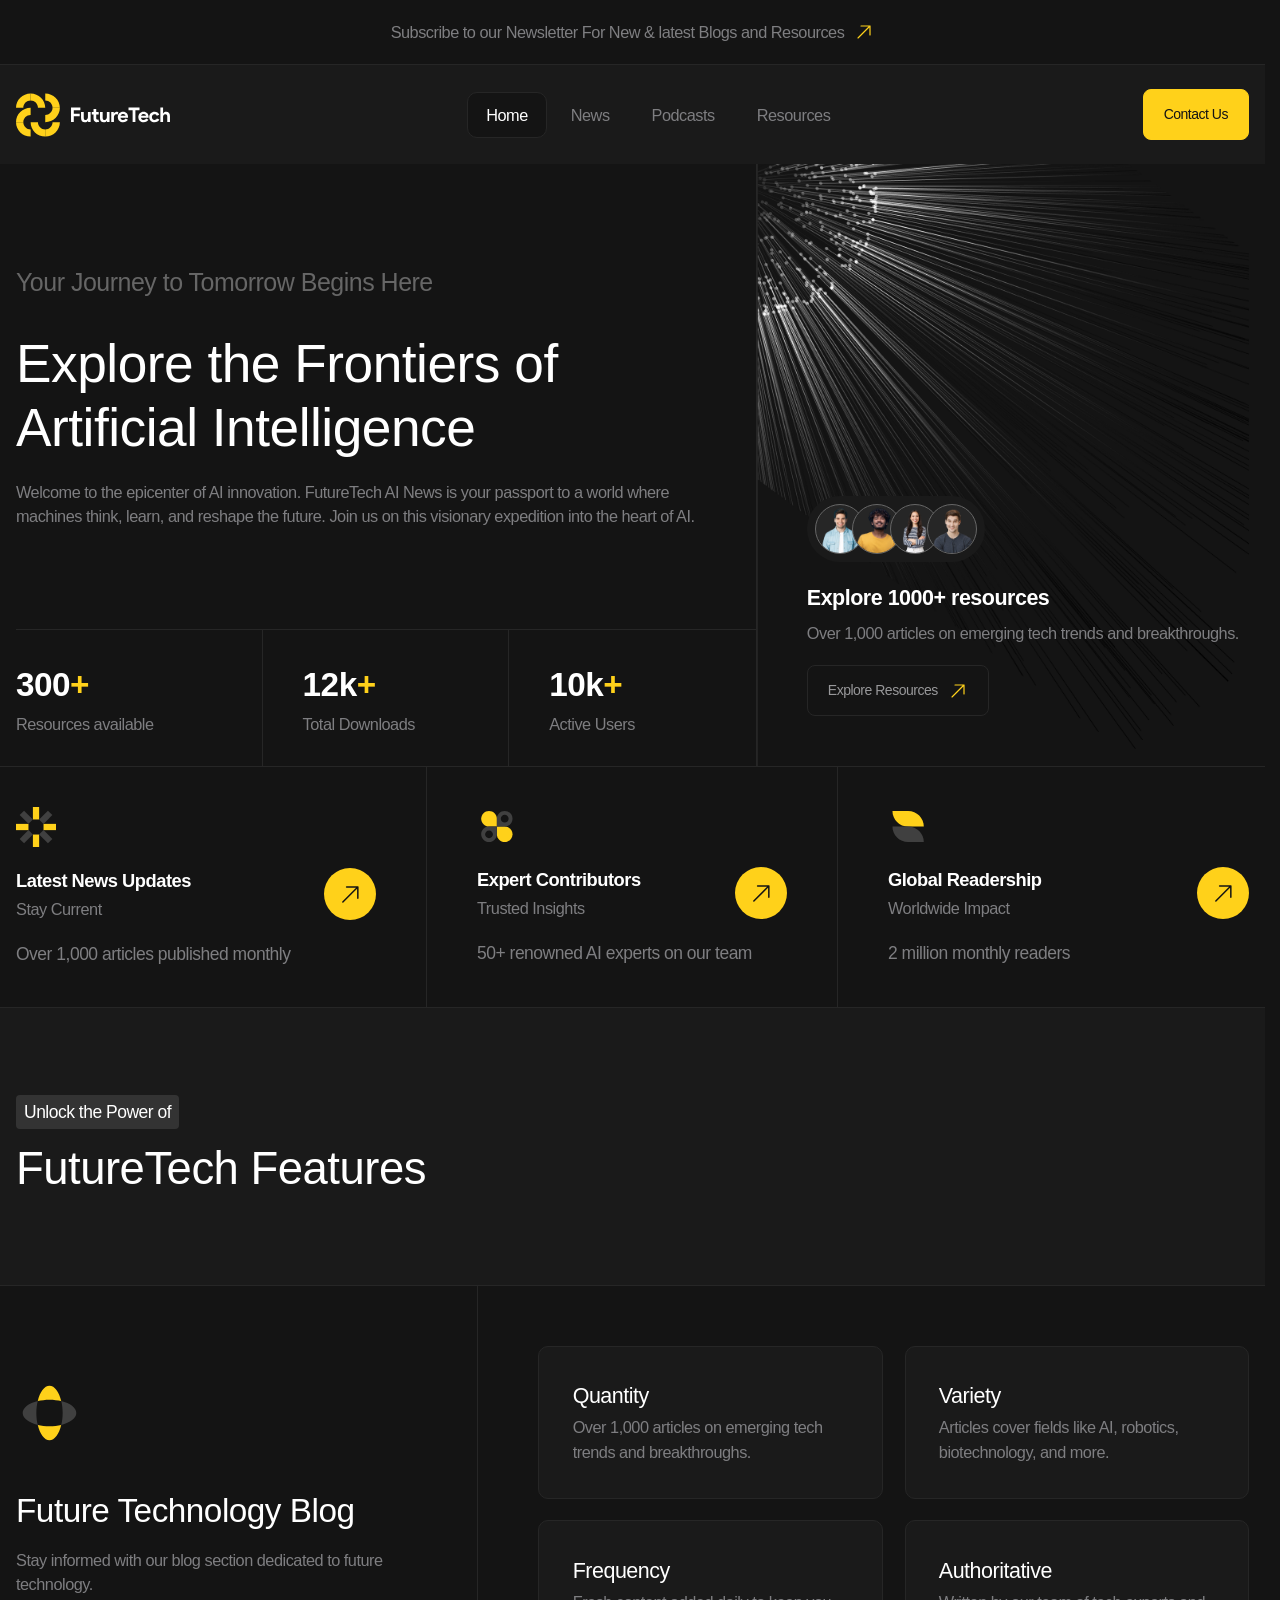
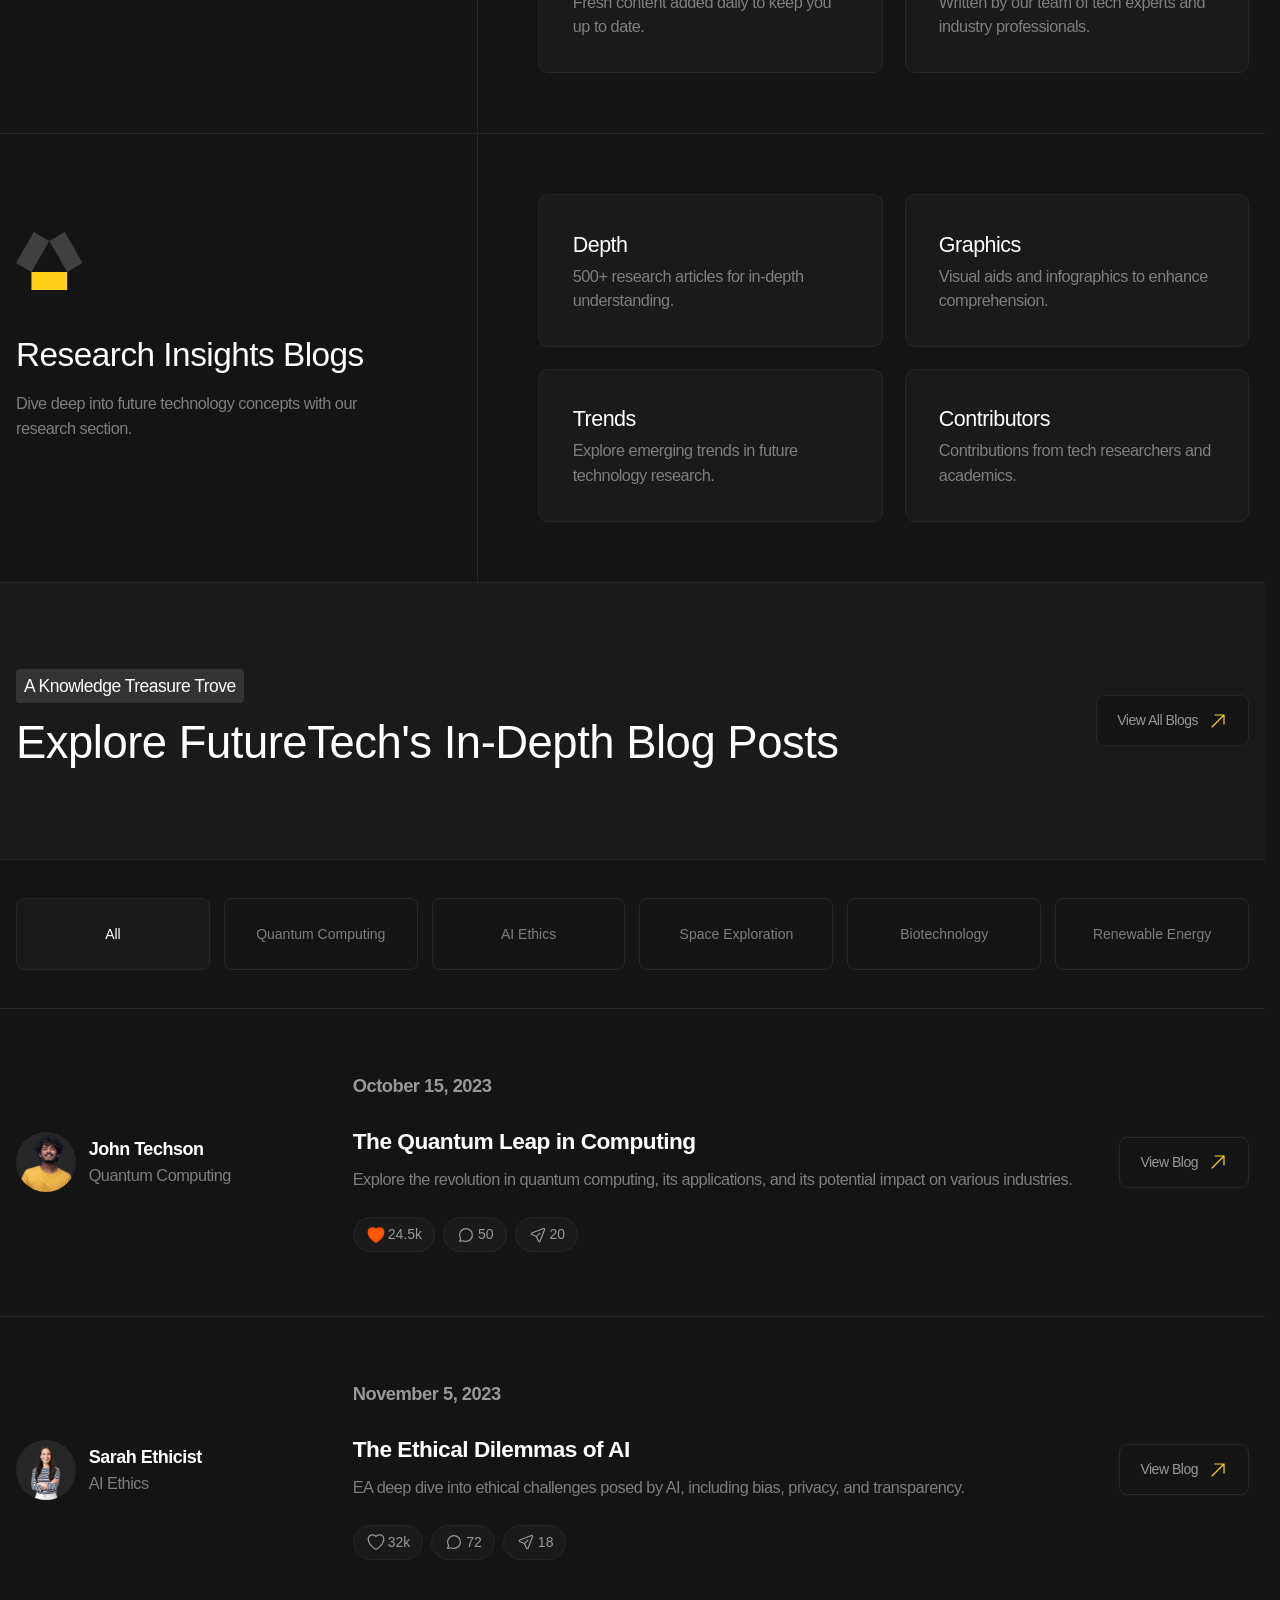
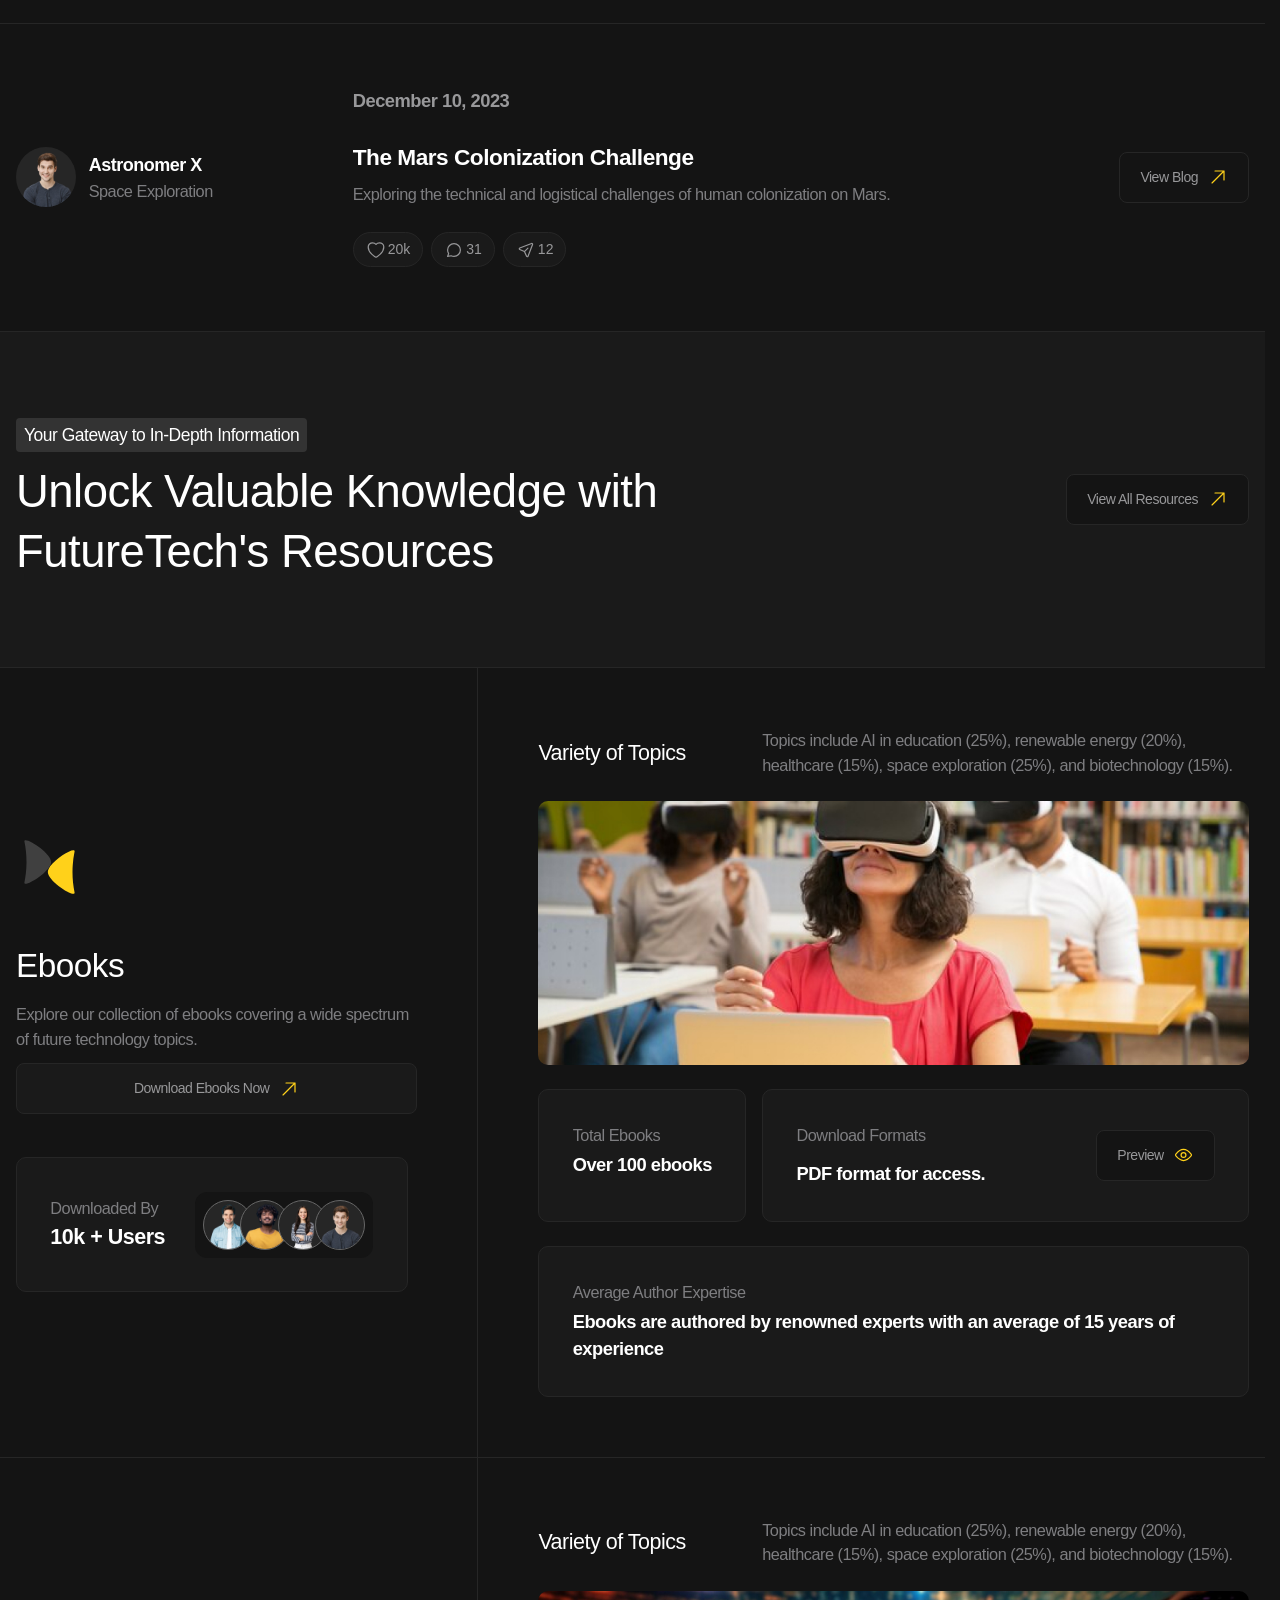
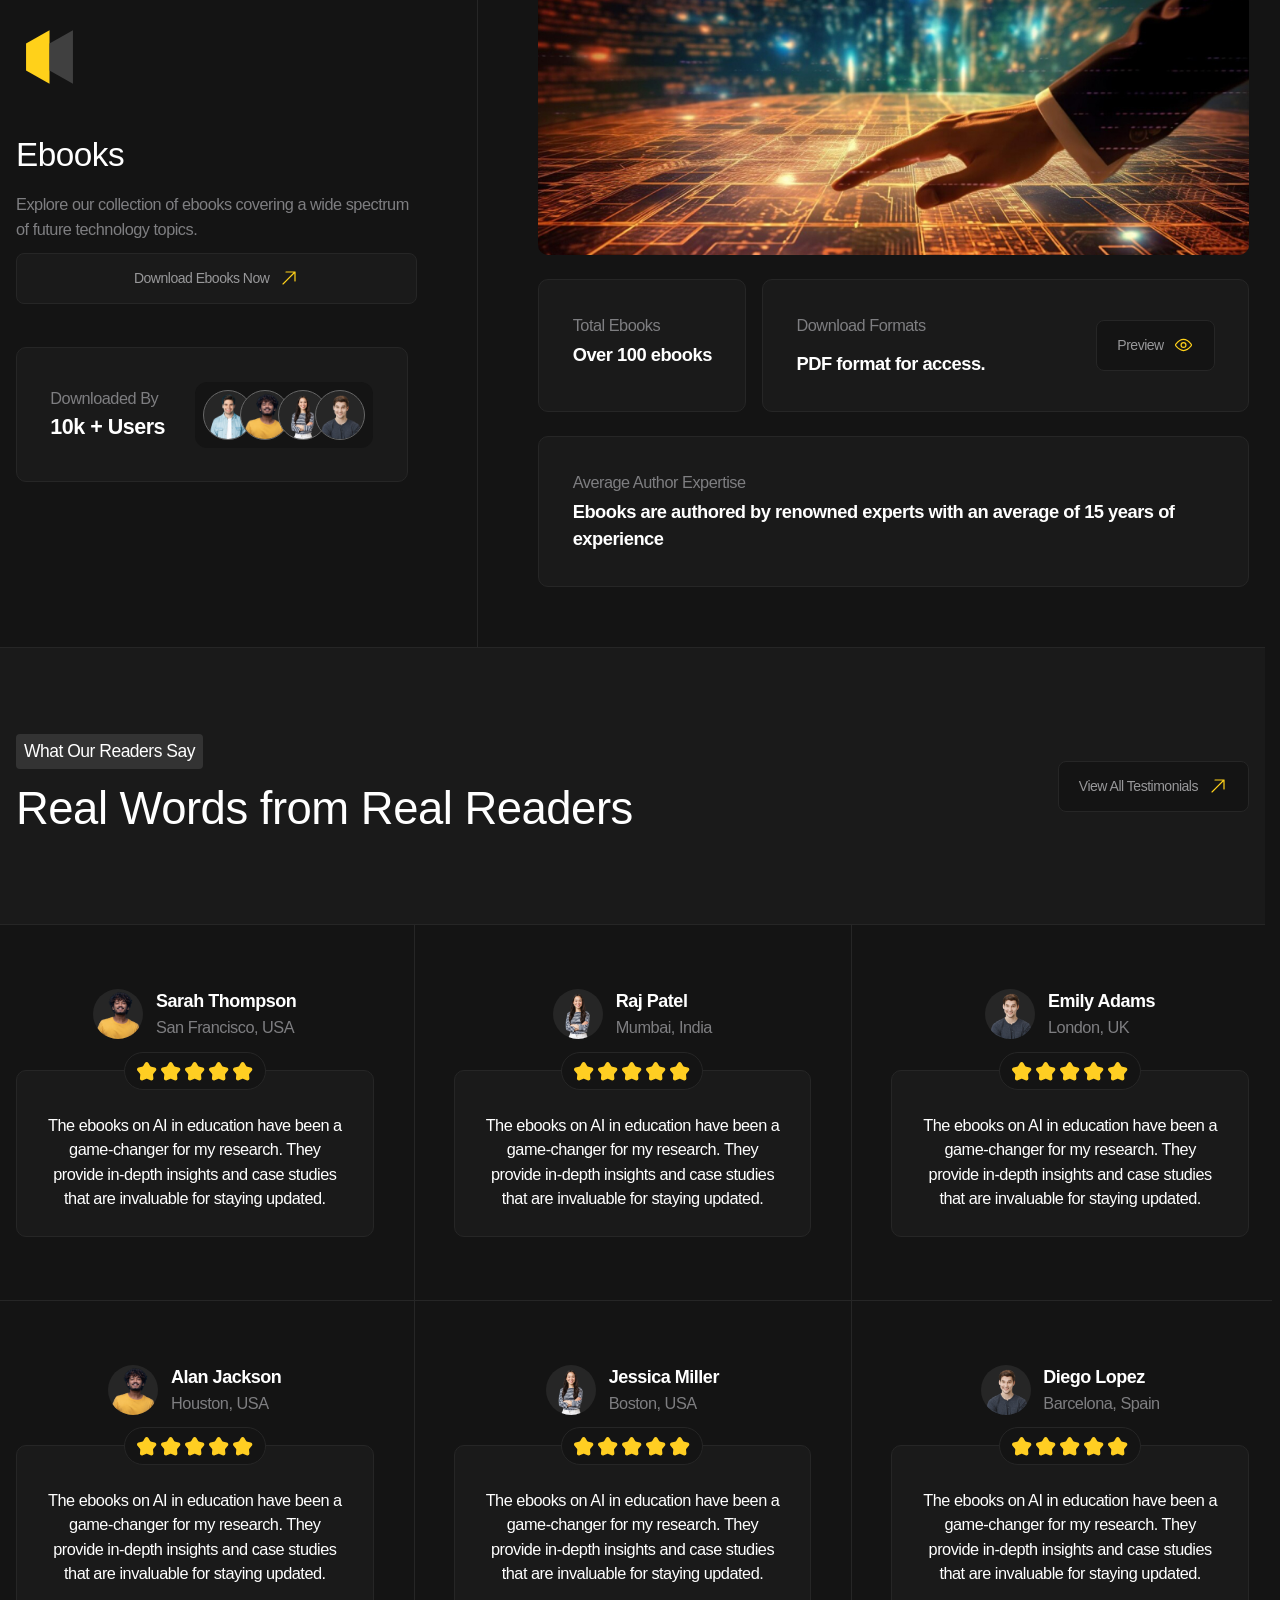
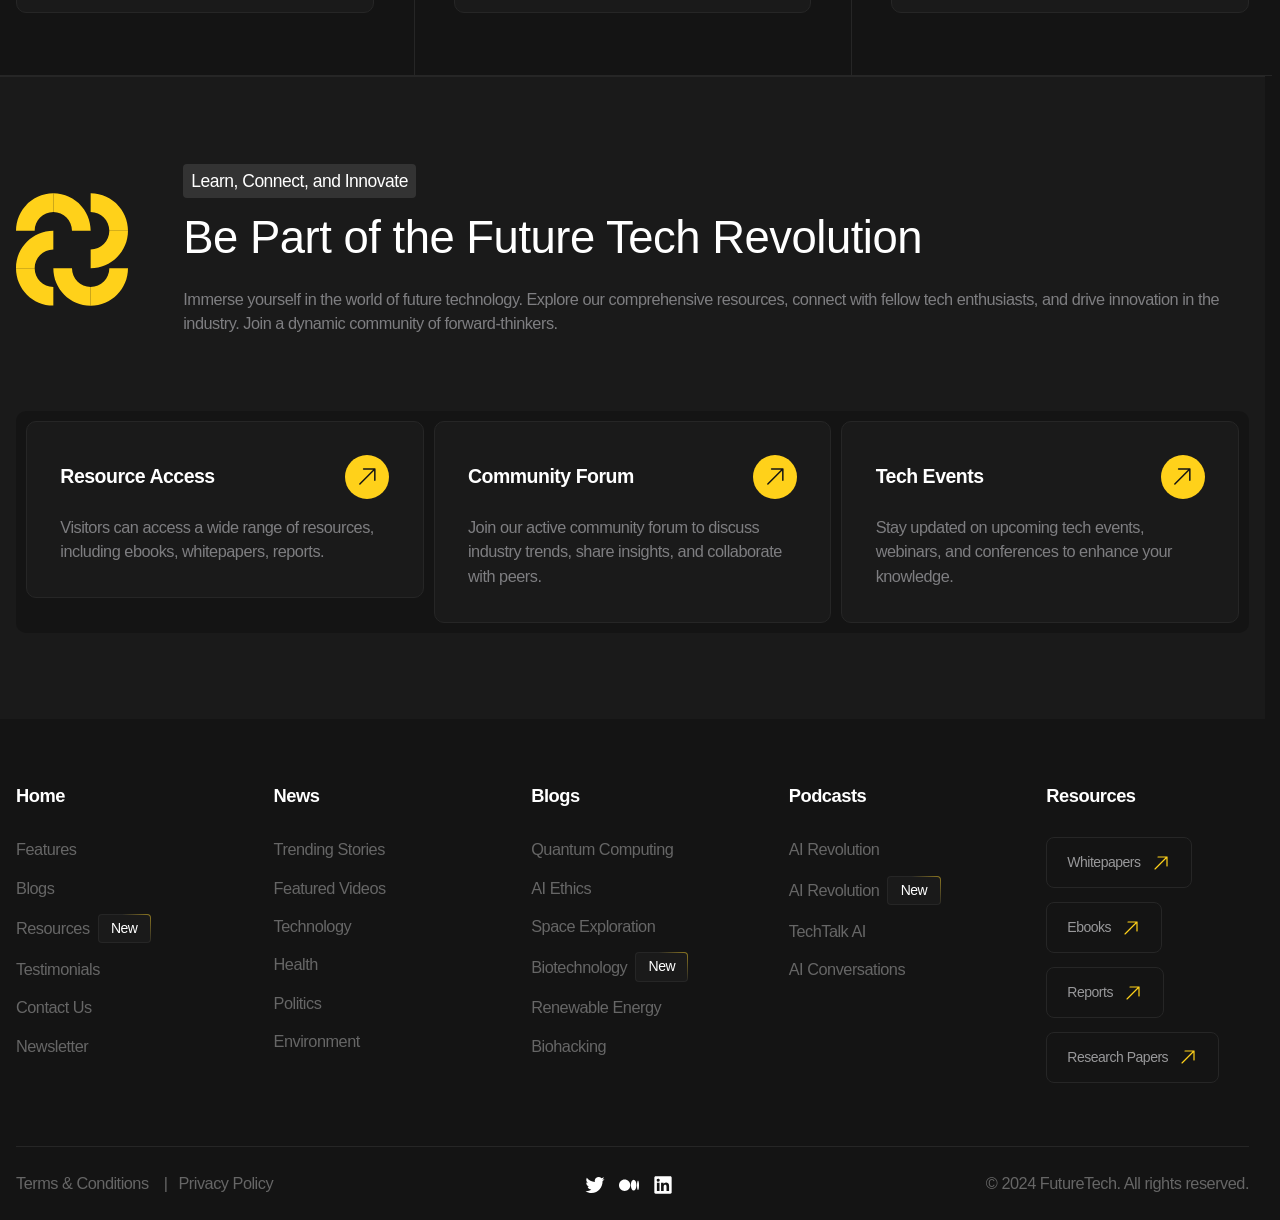
<file: index.html>
<!DOCTYPE html>
<html lang="en">
<head>
    <meta charset="UTF-8">
    <meta name="viewport" content="width=device-width, user-scaleble=no, initial-scale=1.0, maximum-scale=1.0, minimum-scale=1.0">
    <title>Future Tech | Home</title>
    <link rel="stylesheet" href="./styles/main.css">
    <script src="./scripts/main.js" type="module" defer></script>
</head>
<body>
    
  <header class="header" data-js-header>
    <div class="header__promo">
        <div class="header__promo-inner container">
            <a class="header__promo-link" href="/"><span class="icon icon--yellow-arrow">Subscribe to our Newsletter For New & latest Blogs and Resources</span></a>
        </div>
    </div>
    <div class="header__body">
        <div class="header__body-inner container">
            <a 
                class="header__logo logo"  
                href="/" 
                aria-label="Home"
                title="Home"
            >
                <img 
                    class="logo__image"
                    src="./images/logo.svg" 
                    alt="" 
                    width="179" height="50"
                >
            </a>
            <div class="header__overlay" data-js-header-overlay>
                <nav class="header__menu">
                    <ul class="header__menu-list">
                        <li class="header__menu-item">
                            <a class="header__menu-link is-active" href="./index.html">Home</a>
                        </li>
                        <li class="header__menu-item">
                            <a class="header__menu-link" href="./news.html">News</a>
                        </li>
                        <li class="header__menu-item">
                            <a class="header__menu-link" href="./podcasts.html">Podcasts</a>
                        </li>
                        <li class="header__menu-item">
                            <a class="header__menu-link" href="./resources.html">Resources</a>
                        </li>
                    </ul>
                </nav>
                <a class="header__contact-us-link button button--accent" href="./contacts.html">
                    Contact Us
                </a>
            </div>
            <button 
                class="header__burger-button burger-button visible-mobile"
                type="button"
                aria-label="Open menu"
                title="Open menu"
                data-js-header-burger-button
            >
                <span class="burger-button__line"></span>
                <span class="burger-button__line"></span>
                <span class="burger-button__line"></span>
            </button>
        </div>
    </div>
  </header>

  <main>
    <section class="hero" aria-labelledby="hero-title">
        <div class="hero__main container">
            <div class="hero__body">
                <p class="hero__subtitle">Your Journey to Tomorrow Begins Here</p>
                <h1 class="hero__title" id="hero-title">Explore the Frontiers of Artificial Intelligence</h1>
                <div class="hero__description">
                    <p>Welcome to the epicenter of AI innovation. FutureTech AI News is your passport to a world where machines think, learn, and reshape the future. Join us on this visionary expedition into the heart of AI.</p>
                </div>
            </div>
            <div class="hero__metrics metrics full-vw-line full-vw-line--top full-vw-line--left">
                <dl class="metrics__list">
                    <div class="metrics__item">
                        <dt class="metrics__key">Resources available</dt>
                        <dd class="metrics__value h3">300<span class="metrics__sign">+</span></dd>
                    </div>
                    <div class="metrics__item">
                        <dt class="metrics__key">Total Downloads</dt>
                        <dd class="metrics__value h3">12k<span class="metrics__sign">+</span></dd>
                    </div>
                    <div class="metrics__item">
                        <dt class="metrics__key">Active Users</dt>
                        <dd class="metrics__value h3">10k<span class="metrics__sign">+</span></dd>
                    </div>
                </dl>
            </div>
            <div class="hero__resources-preview resources-preview">
                <div class="resources-preview__team team">
                    <img 
                        class="team__person"
                        src="./images/team/1.png" 
                        alt="" 
                        width="60" height="60" loading="lazy"
                    >
                    <img 
                        class="team__person"
                        src="./images/team/2.png" 
                        alt="" 
                        width="60" height="60"loading="lazy"
                    >
                    <img 
                        class="team__person"
                        src="./images/team/3.png" 
                        alt="" 
                        width="60" height="60" loading="lazy"
                    >
                    <img 
                        class="team__person"
                        src="./images/team/4.png" 
                        alt="" 
                        width="60" height="60" loading="lazy"
                    >
                </div>
                <div class="resources-preview__body">
                    <p class="resources-preview__title h5">Explore 1000+ resources</p>
                    <p class="resources-preview__subtitle">Over 1,000 articles on emerging tech trends and breakthroughs.</p>
                </div>
                <a class="resources-preview__button button" href="/">
                    <span class="icon icon--yellow-arrow">Explore Resources</span>
                </a>
            </div>
        </div>
        <div class="hero__advantages">
            <h2 class="visually-hidden">Our advantages</h2>
            <ul class="hero__advantages-list container">
                <div class="hero__advantages-item">
                    <div class="advantage-card">
                        <img 
                            class="advantage-card__images" 
                            src="./images/advantages/1.svg" 
                            alt="" 
                            width="50" height="50" loading="lazy"
                        >
                        <a class="advantage-card__link circle-icon" href="/">
                            <h3 class="advantage-card__title h6">Latest News Updates</h3>
                            <p class="advantage-card__subtitle">Stay Current</p>
                        </a>
                        <p class="advantage-card__details">Over 1,000 articles published monthly</p>
                    </div>
                </div>
                <div class="hero__advantages-item">
                    <div class="advantage-card">
                        <img 
                            class="advantage-card__images" 
                            src="./images/advantages/2.svg" 
                            alt="" 
                            width="50" height="50" loading="lazy"
                        >
                        <a class="advantage-card__link circle-icon" href="/">
                            <h3 class="advantage-card__title h6">Expert Contributors</h3>
                            <p class="advantage-card__subtitle">Trusted Insights</p>
                        </a>
                        <p class="advantage-card__details">50+ renowned AI experts on our team</p>
                    </div>
                </div>
                <div class="hero__advantages-item">
                    <div class="advantage-card">
                        <img 
                            class="advantage-card__images" 
                            src="./images/advantages/3.svg" 
                            alt="" 
                            width="50" height="50" loading="lazy"
                        >
                        <a class="advantage-card__link circle-icon" href="/">
                            <h3 class="advantage-card__title h6">Global Readership</h3>
                            <p class="advantage-card__subtitle">Worldwide Impact</p>
                        </a>
                        <p class="advantage-card__details">2 million monthly readers</p>
                    </div>
                </div>
            </ul>
        </div>
    </section>

    <section class="section" aria-labelledby="future-title">
        <header class="section__header">
            <div class="section__header-inner container">
                <div class="section__header-info">
                    <p class="section__subtitle tag">Unlock the Power of</p>
                    <h2 class="section__title" id="future-title">FutureTech Features</h2>
                </div>
            </div>
        </header>
        <div class="section__body">
            <ul class="list">
                <li class="list__item">
                    <div class="card container">
                        <div class="card__preview">
                            <div class="card__preview-main">
                                <img 
                                    class="card__preview-icon"
                                    src="./images/features/Icon-1.svg" 
                                    alt="" 
                                    width="80" height="80" loading="lazy"
                                >
                                <div class="card__preview-info">
                                    <h3 class="card__preview-title">Future Technology Blog</h3>
                                    <div class="card__preview-description">
                                        <p>Stay informed with our blog section dedicated to future technology.</p>
                                    </div>
                                </div>
                            </div>
                            <div class="card__preview-extra"></div>
                        </div>
                        <div class="card__body">
                            <div class="card__grid card__grid--2-cols">
                                <div class="card__cell tile">
                                    <h4 class="card__cell-title h5">Quantity</h4>
                                    <p class="card__cell-description">Over 1,000 articles on emerging tech trends and breakthroughs.</p>
                                </div>
                                <div class="card__cell tile">
                                    <h4 class="card__cell-title h5">Variety</h4>
                                    <p class="card__cell-description">Articles cover fields like AI, robotics, biotechnology, and more.</p>
                                </div>
                                <div class="card__cell tile">
                                    <h4 class="card__cell-title h5">Frequency</h4>
                                    <p class="card__cell-description">Fresh content added daily to keep you up to date.</p>
                                </div>
                                <div class="card__cell tile">
                                    <h4 class="card__cell-title h5">Authoritative</h4>
                                    <p class="card__cell-description">Written by our team of tech experts and industry professionals.</p>
                                </div>
                            </div>
                        </div>
                    </div>
                </li>
                <li class="list__item">
                    <div class="card container">
                        <div class="card__preview">
                            <div class="card__preview-main">
                                <img 
                                    class="card__preview-icon"
                                    src="./images/features/Icon-2.svg" 
                                    alt="" 
                                    width="80" height="80" loading="lazy"
                                >
                                <div class="card__preview-info">
                                    <h3 class="card__preview-title">Research Insights Blogs</h3>
                                    <div class="card__preview-description">
                                        <p>Dive deep into future technology concepts with our research section.</p>
                                    </div>
                                </div>
                            </div>
                            <div class="card__preview-extra"></div>
                        </div>
                        <div class="card__body">
                            <div class="card__grid card__grid--2-cols">
                                <div class="card__cell tile">
                                    <h4 class="card__cell-title h5">Depth</h4>
                                    <p class="card__cell-description">500+ research articles for in-depth understanding.</p>
                                </div>
                                <div class="card__cell tile">
                                    <h4 class="card__cell-title h5">Graphics</h4>
                                    <p class="card__cell-description">Visual aids and infographics to enhance comprehension.</p>
                                </div>
                                <div class="card__cell tile">
                                    <h4 class="card__cell-title h5">Trends</h4>
                                    <p class="card__cell-description">Explore emerging trends in future technology research.</p>
                                </div>
                                <div class="card__cell tile">
                                    <h4 class="card__cell-title h5">Contributors</h4>
                                    <p class="card__cell-description">Contributions from tech researchers and academics.</p>
                                </div>
                            </div>
                        </div>
                    </div>
                </li>
            </ul>
        </div>
    </section>

    <section class="section" aria-labelledby="blog-title">
        <header class="section__header">
          <div class="section__header-inner container">
            <div class="section__header-info">
              <p class="section__subtitle tag">A Knowledge Treasure Trove</p>
              <h2 class="section__title" id="blog-title">Explore FutureTech's In-Depth Blog Posts</h2>
            </div>
            <div class="section__actions">
              <a class="section__link button" href="./blog.html">
                <span class="icon icon--yellow-arrow">View All Blogs</span>
              </a>
            </div>
          </div>
        </header>
        <div class="section__body tabs" data-js-tabs>
            <h3 class="visually-hidden" id="blog-category-title">
                Blog category
            </h3>
            <header class="tabs__header">
                <div
                    class="tabs__buttons container"
                    role="tablist"
                    aria-labelledby="blog-category-title"
                >
                    <button
                        class="tabs__button is-active"
                        id="tab-1"
                        type="button"
                        role="tab"
                        aria-controls="tabpanel-1"
                        data-js-tabs-button
                        aria-selected="true"
                    >
                        All
                    </button>
                    <button
                        class="tabs__button"
                        id="tab-2"
                        type="button"
                        role="tab"
                        aria-controls="tabpanel-2"
                        data-js-tabs-button
                        aria-selected="false"
                        tabindex="-1"
                    >
                        Quantum Computing
                    </button>
                    <button
                        class="tabs__button"
                        id="tab-3"
                        type="button"
                        role="tab"
                        aria-controls="tabpanel-3"
                        data-js-tabs-button
                        aria-selected="false"
                        tabindex="-1"
                    >
                        AI Ethics
                    </button>
                    <button
                        class="tabs__button"
                        id="tab-4"
                        type="button"
                        role="tab"
                        aria-controls="tabpanel-4"
                        data-js-tabs-button
                        aria-selected="false"
                        tabindex="-1"
                    >
                        Space Exploration
                    </button>
                    <button
                        class="tabs__button"
                        id="tab-5"
                        type="button"
                        role="tab"
                        aria-controls="tabpanel-5"
                        data-js-tabs-button
                        aria-selected="false"
                        tabindex="-1"
                    >
                        Biotechnology
                    </button>
                    <button
                        class="tabs__button"
                        id="tab-6"
                        type="button"
                        role="tab"
                        aria-controls="tabpanel-6"
                        data-js-tabs-button
                        aria-selected="false"
                        tabindex="-1"
                    >
                        Renewable Energy
                    </button>
                </div>
            </header>
            <div class="tabs__body">
                <div
                    class="tabs__content is-active"
                    id="tabpanel-1"
                    aria-labelledby="tab-1"
                    tabindex="0"
                    data-js-tabs-content
                >
                    <ul class="list">
                        <li class="list__item">
                            <article class="blog-card container">
                                <div class="blog-card__author person-card">
                                    <img
                                        class="person-card__image"
                                        src="./images/blog/1.png"
                                        alt=""
                                        width="80" height="80" loading="lazy"
                                    />
                                    <div class="person-card__body">
                                        <p class="person-card__name">John Techson</p>
                                        <p class="person-card__department">Quantum Computing</p>
                                    </div>
                                </div>
                                <div class="blog-card__body">
                                    <time class="blog-card__date h6" datetime="2023-10-15">October 15, 2023</time>
                                    <div class="blog-card__info">
                                        <h4 class="blog-card__title">The Quantum Leap in Computing</h4>
                                        <div class="blog-card__description">
                                            <p>Explore the revolution in quantum computing, its applications, and its potential impact on various industries.</p>
                                        </div>
                                    </div>
                                    <div class="blog-card__actions blog-actions">
                                        <ul class="blog-actions__list">
                                        <li class="blog-actions__item">
                                            <button
                                                class="blog-actions__button is-active"
                                                type="button"
                                                aria-label="Dislike"
                                                title="Dislike"
                                            >
                                                <span class="blog-actions__icon-wrapper">
                                                    <svg width="24" height="25" viewBox="0 0 24 25" fill="none" xmlns="http://www.w3.org/2000/svg">
                                                        <path d="M11.645 21.4107L11.6384 21.4071L11.6158 21.3949C11.5965 21.3844 11.5689 21.3693 11.5336 21.3496C11.4629 21.3101 11.3612 21.2524 11.233 21.1769C10.9765 21.0261 10.6132 20.8039 10.1785 20.515C9.31074 19.9381 8.15122 19.0901 6.9886 18.0063C4.68781 15.8615 2.25 12.6751 2.25 8.75C2.25 5.82194 4.7136 3.5 7.6875 3.5C9.43638 3.5 11.0023 4.29909 12 5.5516C12.9977 4.29909 14.5636 3.5 16.3125 3.5C19.2864 3.5 21.75 5.82194 21.75 8.75C21.75 12.6751 19.3122 15.8615 17.0114 18.0063C15.8488 19.0901 14.6893 19.9381 13.8215 20.515C13.3868 20.8039 13.0235 21.0261 12.767 21.1769C12.6388 21.2524 12.5371 21.3101 12.4664 21.3496C12.4311 21.3693 12.4035 21.3844 12.3842 21.3949L12.3616 21.4071L12.355 21.4107L12.3523 21.4121C12.1323 21.5289 11.8677 21.5289 11.6477 21.4121L11.645 21.4107Z" stroke="#666666" stroke-width="1.5" stroke-linejoin="round"/>
                                                    </svg>
                                                </span>
                                                <span>24.5k</span>
                                            </button>
                                        </li>
                                        <li class="blog-actions__item">
                                            <button
                                                class="blog-actions__button"
                                                type="button"
                                                aria-label="Discuss"
                                                title="Discuss"
                                            >
                                                <span class="blog-actions__icon-wrapper">
                                                    <svg width="24" height="25" viewBox="0 0 24 25" fill="none" xmlns="http://www.w3.org/2000/svg">
                                                        <path d="M8.48581 19.6888C9.54657 20.2083 10.7392 20.5 12 20.5C16.4183 20.5 20 16.9183 20 12.5C20 8.08172 16.4183 4.5 12 4.5C7.58172 4.5 4 8.08172 4 12.5C4 14.1401 4.49356 15.665 5.34026 16.9341M8.48581 19.6888L4 20.5L5.34026 16.9341M8.48581 19.6888L8.49231 19.6877M5.34026 16.9341L5.34154 16.9308" stroke="#666666" stroke-width="1.5" stroke-linecap="round" stroke-linejoin="round"/>
                                                    </svg>
                                                </span>
                                                <span>50</span>
                                            </button>
                                        </li>
                                        <li class="blog-actions__item">
                                            <button
                                                class="blog-actions__button"
                                                type="button"
                                                aria-label="Share"
                                                title="Share"
                                            >
                                                <span class="blog-actions__icon-wrapper">
                                                    <svg width="24" height="25" viewBox="0 0 24 25" fill="none" xmlns="http://www.w3.org/2000/svg">
                                                        <path d="M10.0384 14.4616L4.1719 11.7951C3.36454 11.4281 3.39898 10.2697 4.22673 9.95134L18.8999 4.30781C19.7087 3.99675 20.5033 4.79139 20.1922 5.60013L14.5487 20.2733C14.2303 21.1011 13.072 21.1355 12.705 20.3281L10.0384 14.4616ZM10.0384 14.4616L14.4231 10.077" stroke="#666666" stroke-width="1.5" stroke-linecap="round" stroke-linejoin="round"/>
                                                    </svg>
                                                </span>
                                                <span>20</span>
                                            </button>
                                        </li>
                                        </ul>
                                    </div>
                                </div>
                                <a class="blog-card__link button" href="/">
                                    <span class="icon icon--yellow-arrow">View Blog</span>
                                </a>
                            </article>
                        </li>
                        <li class="list__item">
                            <article class="blog-card container">
                                <div class="blog-card__author person-card">
                                    <img
                                        class="person-card__image"
                                        src="./images/blog/2.png"
                                        alt=""
                                        width="80" height="80" loading="lazy"
                                    />
                                    <div class="person-card__body">
                                        <p class="person-card__name">Sarah Ethicist</p>
                                        <p class="person-card__department">AI Ethics</p>
                                    </div>
                                </div>
                                <div class="blog-card__body">
                                    <time class="blog-card__date h6" datetime="2023-11-05">November 5, 2023</time>
                                    <div class="blog-card__info">
                                        <h4 class="blog-card__title">The Ethical Dilemmas of AI</h4>
                                        <div class="blog-card__description">
                                            <p>EA deep dive into ethical challenges posed by AI, including bias, privacy, and transparency.</p>
                                        </div>
                                    </div>
                                    <div class="blog-card__actions blog-actions">
                                        <ul class="blog-actions__list">
                                            <li class="blog-actions__item">
                                                <button
                                                    class="blog-actions__button"
                                                    type="button"
                                                    aria-label="Like"
                                                    title="Like"
                                                >
                                                    <span class="blog-actions__icon-wrapper">
                                                        <svg width="24" height="25" viewBox="0 0 24 25" fill="none" xmlns="http://www.w3.org/2000/svg">
                                                            <path d="M11.645 21.4107L11.6384 21.4071L11.6158 21.3949C11.5965 21.3844 11.5689 21.3693 11.5336 21.3496C11.4629 21.3101 11.3612 21.2524 11.233 21.1769C10.9765 21.0261 10.6132 20.8039 10.1785 20.515C9.31074 19.9381 8.15122 19.0901 6.9886 18.0063C4.68781 15.8615 2.25 12.6751 2.25 8.75C2.25 5.82194 4.7136 3.5 7.6875 3.5C9.43638 3.5 11.0023 4.29909 12 5.5516C12.9977 4.29909 14.5636 3.5 16.3125 3.5C19.2864 3.5 21.75 5.82194 21.75 8.75C21.75 12.6751 19.3122 15.8615 17.0114 18.0063C15.8488 19.0901 14.6893 19.9381 13.8215 20.515C13.3868 20.8039 13.0235 21.0261 12.767 21.1769C12.6388 21.2524 12.5371 21.3101 12.4664 21.3496C12.4311 21.3693 12.4035 21.3844 12.3842 21.3949L12.3616 21.4071L12.355 21.4107L12.3523 21.4121C12.1323 21.5289 11.8677 21.5289 11.6477 21.4121L11.645 21.4107Z" stroke="#666666" stroke-width="1.5" stroke-linejoin="round"/>
                                                        </svg>
                                                    </span>
                                                    <span>32k</span>
                                                </button>
                                            </li>
                                            <li class="blog-actions__item">
                                                <button
                                                    class="blog-actions__button"
                                                    type="button"
                                                    aria-label="Discuss"
                                                    title="Discuss"
                                                >
                                                    <span class="blog-actions__icon-wrapper">
                                                        <svg width="24" height="25" viewBox="0 0 24 25" fill="none" xmlns="http://www.w3.org/2000/svg">
                                                            <path d="M8.48581 19.6888C9.54657 20.2083 10.7392 20.5 12 20.5C16.4183 20.5 20 16.9183 20 12.5C20 8.08172 16.4183 4.5 12 4.5C7.58172 4.5 4 8.08172 4 12.5C4 14.1401 4.49356 15.665 5.34026 16.9341M8.48581 19.6888L4 20.5L5.34026 16.9341M8.48581 19.6888L8.49231 19.6877M5.34026 16.9341L5.34154 16.9308" stroke="#666666" stroke-width="1.5" stroke-linecap="round" stroke-linejoin="round"/>
                                                        </svg>
                                                    </span>
                                                    <span>72</span>
                                                </button>
                                            </li>
                                            <li class="blog-actions__item">
                                                <button
                                                    class="blog-actions__button"
                                                    type="button"
                                                    aria-label="Share"
                                                    title="Share"
                                                >
                                                    <span class="blog-actions__icon-wrapper">
                                                        <svg width="24" height="25" viewBox="0 0 24 25" fill="none" xmlns="http://www.w3.org/2000/svg">
                                                            <path d="M10.0384 14.4616L4.1719 11.7951C3.36454 11.4281 3.39898 10.2697 4.22673 9.95134L18.8999 4.30781C19.7087 3.99675 20.5033 4.79139 20.1922 5.60013L14.5487 20.2733C14.2303 21.1011 13.072 21.1355 12.705 20.3281L10.0384 14.4616ZM10.0384 14.4616L14.4231 10.077" stroke="#666666" stroke-width="1.5" stroke-linecap="round" stroke-linejoin="round"/>
                                                        </svg>
                                                    </span>
                                                    <span>18</span>
                                                </button>
                                            </li>
                                        </ul>
                                    </div>
                                </div>
                                <a class="blog-card__link button" href="/">
                                    <span class="icon icon--yellow-arrow">View Blog</span>
                                </a>
                            </article>
                        </li>
                        <li class="list__item">
                            <article class="blog-card container">
                                <div class="blog-card__author person-card">
                                    <img
                                        class="person-card__image"
                                        src="./images/blog/3.png"
                                        alt=""
                                        width="80" height="80" loading="lazy"
                                    />
                                    <div class="person-card__body">
                                        <p class="person-card__name">Astronomer X</p>
                                        <p class="person-card__department">Space Exploration</p>
                                    </div>
                                </div>
                                <div class="blog-card__body">
                                    <time class="blog-card__date h6" datetime="2023-12-10">December 10, 2023</time>
                                    <div class="blog-card__info">
                                        <h4 class="blog-card__title">The Mars Colonization Challenge</h4>
                                        <div class="blog-card__description">
                                            <p>Exploring the technical and logistical challenges of human colonization on Mars.</p>
                                        </div>
                                    </div>
                                    <div class="blog-card__actions blog-actions">
                                        <ul class="blog-actions__list">
                                            <li class="blog-actions__item">
                                                <button
                                                    class="blog-actions__button"
                                                    type="button"
                                                    aria-label="Like"
                                                    title="Like"
                                                >
                                                    <span class="blog-actions__icon-wrapper">
                                                        <svg width="24" height="25" viewBox="0 0 24 25" fill="none" xmlns="http://www.w3.org/2000/svg">
                                                            <path d="M11.645 21.4107L11.6384 21.4071L11.6158 21.3949C11.5965 21.3844 11.5689 21.3693 11.5336 21.3496C11.4629 21.3101 11.3612 21.2524 11.233 21.1769C10.9765 21.0261 10.6132 20.8039 10.1785 20.515C9.31074 19.9381 8.15122 19.0901 6.9886 18.0063C4.68781 15.8615 2.25 12.6751 2.25 8.75C2.25 5.82194 4.7136 3.5 7.6875 3.5C9.43638 3.5 11.0023 4.29909 12 5.5516C12.9977 4.29909 14.5636 3.5 16.3125 3.5C19.2864 3.5 21.75 5.82194 21.75 8.75C21.75 12.6751 19.3122 15.8615 17.0114 18.0063C15.8488 19.0901 14.6893 19.9381 13.8215 20.515C13.3868 20.8039 13.0235 21.0261 12.767 21.1769C12.6388 21.2524 12.5371 21.3101 12.4664 21.3496C12.4311 21.3693 12.4035 21.3844 12.3842 21.3949L12.3616 21.4071L12.355 21.4107L12.3523 21.4121C12.1323 21.5289 11.8677 21.5289 11.6477 21.4121L11.645 21.4107Z" stroke="#666666" stroke-width="1.5" stroke-linejoin="round"/>
                                                        </svg>
                                                    </span>
                                                    <span>20k</span>
                                                </button>
                                            </li>
                                            <li class="blog-actions__item">
                                                <button
                                                    class="blog-actions__button"
                                                    type="button"
                                                    aria-label="Discuss"
                                                    title="Discuss"
                                                >
                                                    <span class="blog-actions__icon-wrapper">
                                                        <svg width="24" height="25" viewBox="0 0 24 25" fill="none" xmlns="http://www.w3.org/2000/svg">
                                                            <path d="M8.48581 19.6888C9.54657 20.2083 10.7392 20.5 12 20.5C16.4183 20.5 20 16.9183 20 12.5C20 8.08172 16.4183 4.5 12 4.5C7.58172 4.5 4 8.08172 4 12.5C4 14.1401 4.49356 15.665 5.34026 16.9341M8.48581 19.6888L4 20.5L5.34026 16.9341M8.48581 19.6888L8.49231 19.6877M5.34026 16.9341L5.34154 16.9308" stroke="#666666" stroke-width="1.5" stroke-linecap="round" stroke-linejoin="round"/>
                                                        </svg>
                                                    </span>
                                                    <span>31</span>
                                                </button>
                                            </li>
                                            <li class="blog-actions__item">
                                                <button
                                                    class="blog-actions__button"
                                                    type="button"
                                                    aria-label="Share"
                                                    title="Share"
                                                >
                                                    <span class="blog-actions__icon-wrapper">
                                                        <svg width="24" height="25" viewBox="0 0 24 25" fill="none" xmlns="http://www.w3.org/2000/svg">
                                                            <path d="M10.0384 14.4616L4.1719 11.7951C3.36454 11.4281 3.39898 10.2697 4.22673 9.95134L18.8999 4.30781C19.7087 3.99675 20.5033 4.79139 20.1922 5.60013L14.5487 20.2733C14.2303 21.1011 13.072 21.1355 12.705 20.3281L10.0384 14.4616ZM10.0384 14.4616L14.4231 10.077" stroke="#666666" stroke-width="1.5" stroke-linecap="round" stroke-linejoin="round"/>
                                                        </svg>
                                                    </span>
                                                    <span>12</span>
                                                </button>
                                            </li>
                                        </ul>
                                    </div>
                                </div>
                                <a class="blog-card__link button" href="/">
                                    <span class="icon icon--yellow-arrow">View Blog</span>
                                </a>
                            </article>
                        </li>
                    </ul>
                </div>
                <div
                    class="tabs__content"
                    id="tabpanel-2"
                    aria-labelledby="tab-2"
                    tabindex="0"
                    data-js-tabs-content
                >
                    Lorem ipsum dolor sit amet, consectetur adipisicing elit. Impedit, pariatur?
                </div>
                <div
                    class="tabs__content"
                    id="tabpanel-3"
                    aria-labelledby="tab-3"
                    tabindex="0"
                    data-js-tabs-content
                >
                    Lorem ipsum dolor sit amet, consectetur adipisicing elit. Impedit, pariatur?
                </div>
                <div
                    class="tabs__content"
                    id="tabpanel-4"
                    aria-labelledby="tab-4"
                    tabindex="0"
                    data-js-tabs-content
                >
                    Lorem ipsum dolor sit amet, consectetur adipisicing elit. Impedit, pariatur?
                </div>
                <div
                    class="tabs__content"
                    id="tabpanel-5"
                    aria-labelledby="tab-5"
                    tabindex="0"
                    data-js-tabs-content
                >
                    Lorem ipsum dolor sit amet, consectetur adipisicing elit. Impedit, pariatur?
                </div>
                <div
                    class="tabs__content"
                    id="tabpanel-6"
                    aria-labelledby="tab-6"
                    tabindex="0"
                    data-js-tabs-content
                >
                    Lorem ipsum dolor sit amet, consectetur adipisicing elit. Impedit, pariatur?
                </div>
            </div>
        </div>
    </section>

    <section class="section" aria-labelledby="resourses-title">
        <header class="section__header">
          <div class="section__header-inner container">
            <div class="section__header-info">
              <p class="section__subtitle tag">Your Gateway to In-Depth Information</p>
              <h2 class="section__title" id="resourses-title">Unlock Valuable Knowledge with <br> FutureTech's Resources</h2>
            </div>
            <div class="section__actions">
              <a class="section__link button" href="/">
                <span class="icon icon--yellow-arrow">View All Resources</span>
              </a>
            </div>
          </div>
        </header>
        <div class="section__body">
            <ul class="list">
                <li class="list__item">
                    <div class="card container">
                        <div class="card__preview">
                            <div class="card__preview-main">
                                <img 
                                    class="card__preview-icon"
                                    src="./images/resources/1.svg" 
                                    alt="" 
                                    width="80" height="80" loading="lazy"
                                >
                                <div class="card__preview-info">
                                    <h3 class="card__preview-title">Ebooks</h3>
                                    <div class="card__preview-description">
                                        <p>Explore our collection of ebooks covering a wide spectrum of future technology topics.</p>
                                    </div>
                                    <a class="card__preview-link button button--dark-gray" href="/">
                                        <span class="icon icon--yellow-arrow">Download Ebooks Now</span>
                                    </a>
                                </div>
                            </div>
                            <div class="card__preview-extra">
                                <div class="download-info tile">
                                    <div class="download-info__body">
                                        <p class="download-info__title">Downloaded By</p>
                                        <p class="download-info__subtitle h5">10k + Users</p>
                                    </div>
                                    <div class="download-info__team team">
                                        <img 
                                            class="team__person"
                                            src="./images/team/1.png" 
                                            alt="" 
                                            width="50" height="50" loading="lazy"
                                        >
                                        <img 
                                            class="team__person"
                                            src="./images/team/2.png" 
                                            alt="" 
                                            width="50" height="50"loading="lazy"
                                        >
                                        <img 
                                            class="team__person"
                                            src="./images/team/3.png" 
                                            alt="" 
                                            width="50" height="50" loading="lazy"
                                        >
                                        <img 
                                            class="team__person"
                                            src="./images/team/4.png" 
                                            alt="" 
                                            width="50" height="50" loading="lazy"
                                        >
                                    </div>
                                </div>
                            </div>
                        </div>
                        <div class="card__body">
                            <div class="card__grid card__grid--2-cols-alt">
                                <div class="card__cell">
                                    <h3 class="card__cell-title h5">Variety of Topics</h3>
                                </div>
                                <div class="card__cell">
                                    <p class="card-cell__description">
                                        Topics include AI in education (25%), renewable energy (20%), healthcare (15%), space exploration (25%), and biotechnology (15%).
                                    </p>
                                </div>
                                <div class="card__cell card__cell--wide">
                                    <img 
                                    class="card__cell-image"
                                        src="./images/resources/details-1.jpg" 
                                        alt=""
                                        width="917" height="332" loading="lazy"
                                    >
                                </div>
                                <div class="card__cell tile">
                                    <h4 class="card__cell-subtitle">Total Ebooks</h4>
                                    <p class="card__cell-description h6">Over 100 ebooks</p>
                                </div>
                                <div class="card__cell tile">
                                    <h4 class="card__cell-subtitle">Download Formats</h4>
                                    <p class="card__cell-description h6">PDF format for access.</p>
                                    <a class="card__cell-link button" href="/">
                                        <span class="icon icon--yellow-eye">Preview</span>
                                    </a>
                                </div>
                                <div class="card__cell card__cell--wide tile">
                                    <h4 class="card__cell-subtitle">Average Author Expertise</h4>
                                    <p class="card__cell-description h6">Ebooks are authored by renowned experts with an average of 15 years of experience</p>
                                </div>
                            </div>
                        </div>
                    </div>
                </li>
                <li class="list__item">
                    <div class="card container">
                        <div class="card__preview">
                            <div class="card__preview-main">
                                <img 
                                    class="card__preview-icon"
                                    src="./images/resources/2.svg" 
                                    alt="" 
                                    width="80" height="80" loading="lazy"
                                >
                                <div class="card__preview-info">
                                    <h3 class="card__preview-title">Ebooks</h3>
                                    <div class="card__preview-description">
                                        <p>Explore our collection of ebooks covering a wide spectrum of future technology topics.</p>
                                    </div>
                                    <a class="card__preview-link button button--dark-gray" href="/">
                                        <span class="icon icon--yellow-arrow">Download Ebooks Now</span>
                                    </a>
                                </div>
                            </div>
                            <div class="card__preview-extra">
                                <div class="download-info tile">
                                    <div class="download-info__body">
                                        <p class="download-info__title">Downloaded By</p>
                                        <p class="download-info__subtitle h5">10k + Users</p>
                                    </div>
                                    <div class="download-info__team team">
                                        <img 
                                            class="team__person"
                                            src="./images/team/1.png" 
                                            alt="" 
                                            width="50" height="50" loading="lazy"
                                        >
                                        <img 
                                            class="team__person"
                                            src="./images/team/2.png" 
                                            alt="" 
                                            width="50" height="50"loading="lazy"
                                        >
                                        <img 
                                            class="team__person"
                                            src="./images/team/3.png" 
                                            alt="" 
                                            width="50" height="50" loading="lazy"
                                        >
                                        <img 
                                            class="team__person"
                                            src="./images/team/4.png" 
                                            alt="" 
                                            width="50" height="50" loading="lazy"
                                        >
                                    </div>
                                </div>
                            </div>
                        </div>
                        <div class="card__body">
                            <div class="card__grid card__grid--2-cols-alt">
                                <div class="card__cell">
                                    <h3 class="card__cell-title h5">Variety of Topics</h3>
                                </div>
                                <div class="card__cell">
                                    <p class="card-cell__description">
                                        Topics include AI in education (25%), renewable energy (20%), healthcare (15%), space exploration (25%), and biotechnology (15%).
                                    </p>
                                </div>
                                <div class="card__cell card__cell--wide">
                                    <img 
                                    class="card__cell-image"
                                        src="./images/resources/details-2.jpg" 
                                        alt=""
                                        width="917" height="332" loading="lazy"
                                    >
                                </div>
                                <div class="card__cell tile">
                                    <h4 class="card__cell-subtitle">Total Ebooks</h4>
                                    <p class="card__cell-description h6">Over 100 ebooks</p>
                                </div>
                                <div class="card__cell tile">
                                    <h4 class="card__cell-subtitle">Download Formats</h4>
                                    <p class="card__cell-description h6">PDF format for access.</p>
                                    <a class="card__cell-link button" href="/">
                                        <span class="icon icon--yellow-eye">Preview</span>
                                    </a>
                                </div>
                                <div class="card__cell card__cell--wide tile">
                                    <h4 class="card__cell-subtitle">Average Author Expertise</h4>
                                    <p class="card__cell-description h6">Ebooks are authored by renowned experts with an average of 15 years of experience</p>
                                </div>
                            </div>
                        </div>
                    </div>
                </li>
            </ul>
        </div>
    </section>

    <section class="section" aria-labelledby="reviews-title">
        <header class="section__header">
          <div class="section__header-inner container">
            <div class="section__header-info">
              <p class="section__subtitle tag">What Our Readers Say</p>
              <h2 class="section__title" id="reviews-title">Real Words from Real Readers</h2>
            </div>
            <div class="section__actions">
              <a class="section__link button" href="/">
                <span class="icon icon--yellow-arrow">View All Testimonials</span>
              </a>
            </div>
          </div>
        </header>
        <div class="section__body">
            <ul class="bordered-grid bordered-grid--3-cols container">
                    <li class="bordered-grid__item">
                        <div class="review-card">
                            <div class="review-card__author person-card">
                                <img
                                    class="person-card__image"
                                    src="./images/blog/1.png"
                                    alt=""
                                    width="60" height="60" loading="lazy"
                                />
                                <div class="person-card__body">
                                    <p class="person-card__name">Sarah Thompson</p>
                                    <p class="person-card__department">San Francisco, USA</p>
                                </div>
                            </div>
                            <div class="review-card__body tile">
                                <div class="review-card__rating-view rating-view">
                                    <div 
                                        class="rating-view__star is-active"
                                        aria-label="Rating 5 star"
                                        title="Rating 5 star"
                                    >
                                
                                    </div>
                                    <div class="rating-view__star is-active"></div>
                                    <div class="rating-view__star is-active"></div>
                                    <div class="rating-view__star is-active"></div>
                                    <div class="rating-view__star is-active"></div>
                                </div>
                                <blockquote class="review-card__description">
                                    <p>The ebooks on AI in education have been a game-changer for my research. They provide in-depth insights and case studies that are invaluable for staying updated.</p>
                                </blockquote>
                            </div>
                        </div>
                    </li>
                    <li class="bordered-grid__item">
                        <div class="review-card">
                            <div class="review-card__author person-card">
                                <img
                                    class="person-card__image"
                                    src="./images/blog/2.png"
                                    alt=""
                                    width="60" height="60" loading="lazy"
                                />
                                <div class="person-card__body">
                                    <p class="person-card__name">Raj Patel</p>
                                    <p class="person-card__department">Mumbai, India</p>
                                </div>
                            </div>
                            <div class="review-card__body tile">
                                <div class="review-card__rating-view rating-view">
                                    <div 
                                        class="rating-view__star is-active"
                                        aria-label="Rating 5 star"
                                        title="Rating 5 star"
                                    >
                                
                                    </div>
                                    <div class="rating-view__star is-active"></div>
                                    <div class="rating-view__star is-active"></div>
                                    <div class="rating-view__star is-active"></div>
                                    <div class="rating-view__star is-active"></div>
                                </div>
                                <blockquote class="review-card__description">
                                    <p>The ebooks on AI in education have been a game-changer for my research. They provide in-depth insights and case studies that are invaluable for staying updated.</p>
                                </blockquote>
                            </div>
                        </div>
                    </li>
                    <li class="bordered-grid__item">
                        <div class="review-card">
                            <div class="review-card__author person-card">
                                <img
                                    class="person-card__image"
                                    src="./images/blog/3.png"
                                    alt=""
                                    width="60" height="60" loading="lazy"
                                />
                                <div class="person-card__body">
                                    <p class="person-card__name">Emily Adams</p>
                                    <p class="person-card__department">London, UK</p>
                                </div>
                            </div>
                            <div class="review-card__body tile">
                                <div class="review-card__rating-view rating-view">
                                    <div 
                                        class="rating-view__star is-active"
                                        aria-label="Rating 5 star"
                                        title="Rating 5 star"
                                    >
                                
                                    </div>
                                    <div class="rating-view__star is-active"></div>
                                    <div class="rating-view__star is-active"></div>
                                    <div class="rating-view__star is-active"></div>
                                    <div class="rating-view__star is-active"></div>
                                </div>
                                <blockquote class="review-card__description">
                                    <p>The ebooks on AI in education have been a game-changer for my research. They provide in-depth insights and case studies that are invaluable for staying updated.</p>
                                </blockquote>
                            </div>
                        </div>
                    </li>
                    <li class="bordered-grid__item">
                        <div class="review-card">
                            <div class="review-card__author person-card">
                                <img
                                    class="person-card__image"
                                    src="./images/blog/1.png"
                                    alt=""
                                    width="60" height="60" loading="lazy"
                                />
                                <div class="person-card__body">
                                    <p class="person-card__name">Alan Jackson</p>
                                    <p class="person-card__department">Houston, USA</p>
                                </div>
                            </div>
                            <div class="review-card__body tile">
                                <div class="review-card__rating-view rating-view">
                                    <div 
                                        class="rating-view__star is-active"
                                        aria-label="Rating 5 star"
                                        title="Rating 5 star"
                                    >
                                
                                    </div>
                                    <div class="rating-view__star is-active"></div>
                                    <div class="rating-view__star is-active"></div>
                                    <div class="rating-view__star is-active"></div>
                                    <div class="rating-view__star is-active"></div>
                                </div>
                                <blockquote class="review-card__description">
                                    <p>The ebooks on AI in education have been a game-changer for my research. They provide in-depth insights and case studies that are invaluable for staying updated.</p>
                                </blockquote>
                            </div>
                        </div>
                    </li>
                    <li class="bordered-grid__item">
                        <div class="review-card">
                            <div class="review-card__author person-card">
                                <img
                                    class="person-card__image"
                                    src="./images/blog/2.png"
                                    alt=""
                                    width="60" height="60" loading="lazy"
                                />
                                <div class="person-card__body">
                                    <p class="person-card__name">Jessica Miller</p>
                                    <p class="person-card__department">Boston, USA</p>
                                </div>
                            </div>
                            <div class="review-card__body tile">
                                <div class="review-card__rating-view rating-view">
                                    <div 
                                        class="rating-view__star is-active"
                                        aria-label="Rating 5 star"
                                        title="Rating 5 star"
                                    >
                                
                                    </div>
                                    <div class="rating-view__star is-active"></div>
                                    <div class="rating-view__star is-active"></div>
                                    <div class="rating-view__star is-active"></div>
                                    <div class="rating-view__star is-active"></div>
                                </div>
                                <blockquote class="review-card__description">
                                    <p>The ebooks on AI in education have been a game-changer for my research. They provide in-depth insights and case studies that are invaluable for staying updated.</p>
                                </blockquote>
                            </div>
                        </div>
                    </li>
                    <li class="bordered-grid__item">
                        <div class="review-card">
                            <div class="review-card__author person-card">
                                <img
                                    class="person-card__image"
                                    src="./images/blog/3.png"
                                    alt=""
                                    width="60" height="60" loading="lazy"
                                />
                                <div class="person-card__body">
                                    <p class="person-card__name">Diego Lopez</p>
                                    <p class="person-card__department">Barcelona, Spain</p>
                                </div>
                            </div>
                            <div class="review-card__body tile">
                                <div class="review-card__rating-view rating-view">
                                    <div 
                                        class="rating-view__star is-active"
                                        aria-label="Rating 5 star"
                                        title="Rating 5 star"
                                    >
                                
                                    </div>
                                    <div class="rating-view__star is-active"></div>
                                    <div class="rating-view__star is-active"></div>
                                    <div class="rating-view__star is-active"></div>
                                    <div class="rating-view__star is-active"></div>
                                </div>
                                <blockquote class="review-card__description">
                                    <p>The ebooks on AI in education have been a game-changer for my research. They provide in-depth insights and case studies that are invaluable for staying updated.</p>
                                </blockquote>
                            </div>
                        </div>
                    </li>
            </ul>
        </div>
    </section>

    <section class="about" aria-labelledby="about-title">
        <div class="about__inner container">
            <header class="about__header">
                <img 
                    class="about__icon"
                    src="./images/about/icon.svg" 
                    alt="" 
                    width="150" height="150" loading="lazy"
                >
                <div class="about__info">
                    <p class="about__subtitle tag">Learn, Connect, and Innovate</p>
                    <h2 class="about__title" id="about-title">Be Part of the Future Tech Revolution</h2>
                </div>
                <div class="about__description">
                    <p>Immerse yourself in the world of future technology. Explore our comprehensive resources, connect with fellow tech enthusiasts, and drive innovation in the industry. Join a dynamic community of forward-thinkers.</p>
                </div>
            </header>
            <ul class="about__list">
                <li class="about__item">
                    <a class="about-card tile" href="/">
                        <h3 class="about-card__title circle-icon">Resource Access</h3>
                        <div class="about-card__description">
                            <p>Visitors can access a wide range of resources, including ebooks, whitepapers, reports.</p>
                        </div>
                    </a>
                </li>
                <li class="about__item">
                    <a class="about-card tile" href="/">
                        <h3 class="about-card__title circle-icon">Community Forum</h3>
                        <div class="about-card__description">
                            <p>Join our active community forum to discuss industry trends, share insights, and collaborate with peers.</p>
                        </div>
                    </a>
                </li>
                <li class="about__item">
                    <a class="about-card tile" href="/">
                        <h3 class="about-card__title circle-icon">Tech Events</h3>
                        <div class="about-card__description">
                            <p>Stay updated on upcoming tech events, webinars, and conferences to enhance your knowledge.</p>
                        </div>
                    </a>
                </li>
            </ul>
        </div>
    </section>
  </main>

  <footer class="footer">
    <div class="footer__inner container">
        <div class="footer__body">
            <nav class="footer__menu">
                <li class="footer__menu-column">
                    <a class="footer__menu-main-link h6" href="/">Home</a>
                    <ul class="footer__menu-list">
                        <li class="footer__menu-item">
                            <a class="footer__menu-link" href="/">Features</a>
                        </li>
                        <li class="footer__menu-item">
                            <a class="footer__menu-link" href="/">Blogs</a>
                        </li>
                        <li class="footer__menu-item">
                            <a class="footer__menu-link" href="/">Resources</a>
                            <span class="badge">New</span>
                        </li>
                        <li class="footer__menu-item">
                            <a class="footer__menu-link" href="/">Testimonials</a>
                        </li>
                        <li class="footer__menu-item">
                            <a class="footer__menu-link" href="/">Contact Us</a>
                        </li>
                        <li class="footer__menu-item">
                            <a class="footer__menu-link" href="/">Newsletter</a>
                        </li>
                    </ul>
                </li>
                <li class="footer__menu-column">
                    <a class="footer__menu-main-link h6" href="/">News</a>
                    <ul class="footer__menu-list">
                        <li class="footer__menu-item">
                            <a class="footer__menu-link" href="/">Trending Stories</a>
                        </li>
                        <li class="footer__menu-item">
                            <a class="footer__menu-link" href="/">Featured Videos</a>
                        </li>
                        <li class="footer__menu-item">
                            <a class="footer__menu-link" href="/">Technology</a>
                        </li>
                        <li class="footer__menu-item">
                            <a class="footer__menu-link" href="/">Health</a>
                        </li>
                        <li class="footer__menu-item">
                            <a class="footer__menu-link" href="/">Politics</a>
                        </li>
                        <li class="footer__menu-item">
                            <a class="footer__menu-link" href="/">Environment</a>
                        </li>
                    </ul>
                </li>
                <li class="footer__menu-column">
                    <a class="footer__menu-main-link h6" href="/">Blogs</a>
                    <ul class="footer__menu-list">
                        <li class="footer__menu-item">
                            <a class="footer__menu-link" href="/">Quantum Computing</a>
                        </li>
                        <li class="footer__menu-item">
                            <a class="footer__menu-link" href="/">AI Ethics</a>
                        </li>
                        <li class="footer__menu-item">
                            <a class="footer__menu-link" href="/">Space Exploration</a>
                        </li>
                        <li class="footer__menu-item">
                            <a class="footer__menu-link" href="/">Biotechnology</a>
                            <span class="badge">New</span>
                        </li>
                        <li class="footer__menu-item">
                            <a class="footer__menu-link" href="/">Renewable Energy</a>
                        </li>
                        <li class="footer__menu-item">
                            <a class="footer__menu-link" href="/">Biohacking</a>
                        </li>
                    </ul>
                </li>
                <li class="footer__menu-column">
                    <a class="footer__menu-main-link h6" href="/">Podcasts</a>
                    <ul class="footer__menu-list">
                        <li class="footer__menu-item">
                            <a class="footer__menu-link" href="/">AI Revolution</a>
                        </li>
                        <li class="footer__menu-item">
                            <a class="footer__menu-link" href="/">AI Revolution</a>
                            <span class="badge">New</span>
                        </li>
                        <li class="footer__menu-item">
                            <a class="footer__menu-link" href="/">TechTalk AI</a>
                        </li>
                        <li class="footer__menu-item">
                            <a class="footer__menu-link" href="/">AI Conversations</a>
                        </li>
                    </ul>
                </li>
                <li class="footer__menu-column">
                    <a class="footer__menu-main-link h6" href="/">Resources</a>
                    <ul class="footer__menu-list">
                        <li class="footer__menu-item">
                            <a class="footer__menu-link button" href="/">
                                <span class="icon icon--yellow-arrow">Whitepapers</span>
                            </a>
                        </li>
                        <li class="footer__menu-item">
                            <a class="footer__menu-link button" href="/">
                                <span class="icon icon--yellow-arrow">Ebooks</span>
                            </a>
                        </li>
                        <li class="footer__menu-item">
                            <a class="footer__menu-link button" href="/">
                                <span class="icon icon--yellow-arrow">Reports</span>
                            </a>
                        </li>
                        <li class="footer__menu-item">
                            <a class="footer__menu-link button" href="/">
                                <span class="icon icon--yellow-arrow">Research Papers</span>
                            </a>
                        </li>
                    </ul>
                </li>
            </nav>
        </div>
        <div class="footer__extra">
            <div class="footer__extra-menu">
                <ul class="footer__extra-menu-list">
                    <li class="footer__extra-menu-item">
                        <a class="footer__extra-menu-link" href="/">Terms & Conditions</a>
                    </li>
                    <li class="footer__extra-menu-item">
                        <a class="footer__extra-menu-link" href="/">Privacy Policy</a>
                    </li>
                </ul>
            </div>
            <div class="footer__soc1als soc1als">
                <ul class="soc1als__list">
                    <li class="soc1als__item">
                        <a 
                            class="soc1als__link" 
                            href="/" 
                            target="_blank" 
                            aria-label="Twitter" 
                            title="Twitter"
                        >
                            <svg width="24" height="24" viewBox="0 0 24 24" fill="none" xmlns="http://www.w3.org/2000/svg">
                                <path d="M21.0571 7.18114C21.0664 7.39235 21.0664 7.59395 21.0664 7.80515C21.0756 14.2084 16.3712 21.6004 7.76793 21.6004C5.23048 21.6004 2.73933 20.842 0.600098 19.4212C0.970528 19.4692 1.34096 19.4884 1.71139 19.4884C3.81358 19.4884 5.86021 18.7588 7.51789 17.4052C5.51756 17.3668 3.75802 16.0132 3.14681 14.0356C3.85063 14.1796 4.57296 14.1508 5.25826 13.9492C3.08198 13.5076 1.51691 11.5204 1.50765 9.20675C1.50765 9.18755 1.50765 9.16835 1.50765 9.14915C2.15591 9.52355 2.88751 9.73475 3.62837 9.75395C1.58174 8.33315 0.942746 5.50114 2.18369 3.28353C4.5637 6.31714 8.06427 8.15075 11.8241 8.35235C11.4445 6.67234 11.9631 4.90594 13.1762 3.71553C15.0561 1.88193 18.0196 1.97793 19.7977 3.92673C20.8441 3.71553 21.8535 3.31233 22.7704 2.74593C22.4185 3.86913 21.6869 4.81954 20.7145 5.42434C21.6406 5.30914 22.5481 5.04994 23.4001 4.66594C22.7704 5.64514 21.9739 6.48994 21.0571 7.18114Z" fill="white"/>
                            </svg>
                        </a>
                    </li>
                    <li class="soc1als__item">
                        <a 
                            class="soc1als__link" 
                            href="/" 
                            target="_blank" 
                            aria-label="Mediun" 
                            title="Mediun"
                        >
                            <svg width="24" height="24" viewBox="0 0 24 24" fill="none" xmlns="http://www.w3.org/2000/svg">
                                <path d="M13.5374 12.2281C13.5374 15.9988 10.5069 19.0556 6.76883 19.0556C3.03073 19.0556 0 15.9981 0 12.2281C0 8.45806 3.0305 5.40039 6.76883 5.40039C10.5072 5.40039 13.5374 8.45737 13.5374 12.2281Z" fill="white"/>
                                <path d="M20.9627 12.2285C20.9627 15.7778 19.4474 18.6563 17.5783 18.6563C15.7091 18.6563 14.1938 15.7778 14.1938 12.2285C14.1938 8.67922 15.7089 5.80078 17.578 5.80078C19.4472 5.80078 20.9625 8.67829 20.9625 12.2285" fill="white"/>
                                <path d="M24 12.228C24 15.4073 23.4672 17.9862 22.8097 17.9862C22.1522 17.9862 21.6196 15.408 21.6196 12.228C21.6196 9.04797 22.1525 6.46973 22.8097 6.46973C23.467 6.46973 24 9.04774 24 12.228Z" fill="white"/>
                            </svg>
                        </a>
                    </li>
                    <li class="soc1als__item">
                        <a 
                            class="soc1als__link" 
                            href="/" 
                            target="_blank" 
                            aria-label="LinkedIn" 
                            title="LinkedIn"
                        >
                            <svg width="24" height="24" viewBox="0 0 24 24" fill="none" xmlns="http://www.w3.org/2000/svg">
                                <path d="M20.8647 1.59961H3.13554C2.72832 1.59961 2.33777 1.76138 2.04982 2.04933C1.76187 2.33728 1.6001 2.72783 1.6001 3.13505V20.8642C1.6001 21.2714 1.76187 21.6619 2.04982 21.9499C2.33777 22.2378 2.72832 22.3996 3.13554 22.3996H20.8647C21.2719 22.3996 21.6624 22.2378 21.9504 21.9499C22.2383 21.6619 22.4001 21.2714 22.4001 20.8642V3.13505C22.4001 2.72783 22.2383 2.33728 21.9504 2.04933C21.6624 1.76138 21.2719 1.59961 20.8647 1.59961ZM7.79965 19.3186H4.67243V9.38516H7.79965V19.3186ZM6.23388 8.00861C5.87915 8.00661 5.53296 7.89958 5.239 7.70102C4.94504 7.50246 4.71649 7.22127 4.58219 6.89294C4.44789 6.56461 4.41386 6.20386 4.48439 5.8562C4.55492 5.50855 4.72686 5.18958 4.9785 4.93955C5.23014 4.68952 5.5502 4.51964 5.8983 4.45134C6.2464 4.38304 6.60693 4.41939 6.93439 4.5558C7.26185 4.6922 7.54156 4.92255 7.73823 5.21778C7.9349 5.51301 8.03971 5.85988 8.03943 6.21461C8.04278 6.45211 7.99827 6.68784 7.90857 6.90777C7.81887 7.1277 7.68582 7.32732 7.51733 7.49473C7.34884 7.66215 7.14837 7.79392 6.92787 7.88221C6.70736 7.97049 6.47134 8.01348 6.23388 8.00861ZM19.3263 19.3273H16.2005V13.9005C16.2005 12.3001 15.5202 11.8061 14.642 11.8061C13.7147 11.8061 12.8047 12.5052 12.8047 13.9409V19.3273H9.67743V9.39239H12.6848V10.7689H12.7252C13.0271 10.1579 14.0844 9.11361 15.6979 9.11361C17.4428 9.11361 19.3278 10.1493 19.3278 13.1826L19.3263 19.3273Z" fill="white"/>
                            </svg>
                        </a>
                    </li>
                </ul>
            </div>
            <p class="footer__coryright">© <time datetime="2024">2024</time> FutureTech. All rights reserved.</p>
        </div>
    </div>
  </footer>
</body>
</html>
</file>
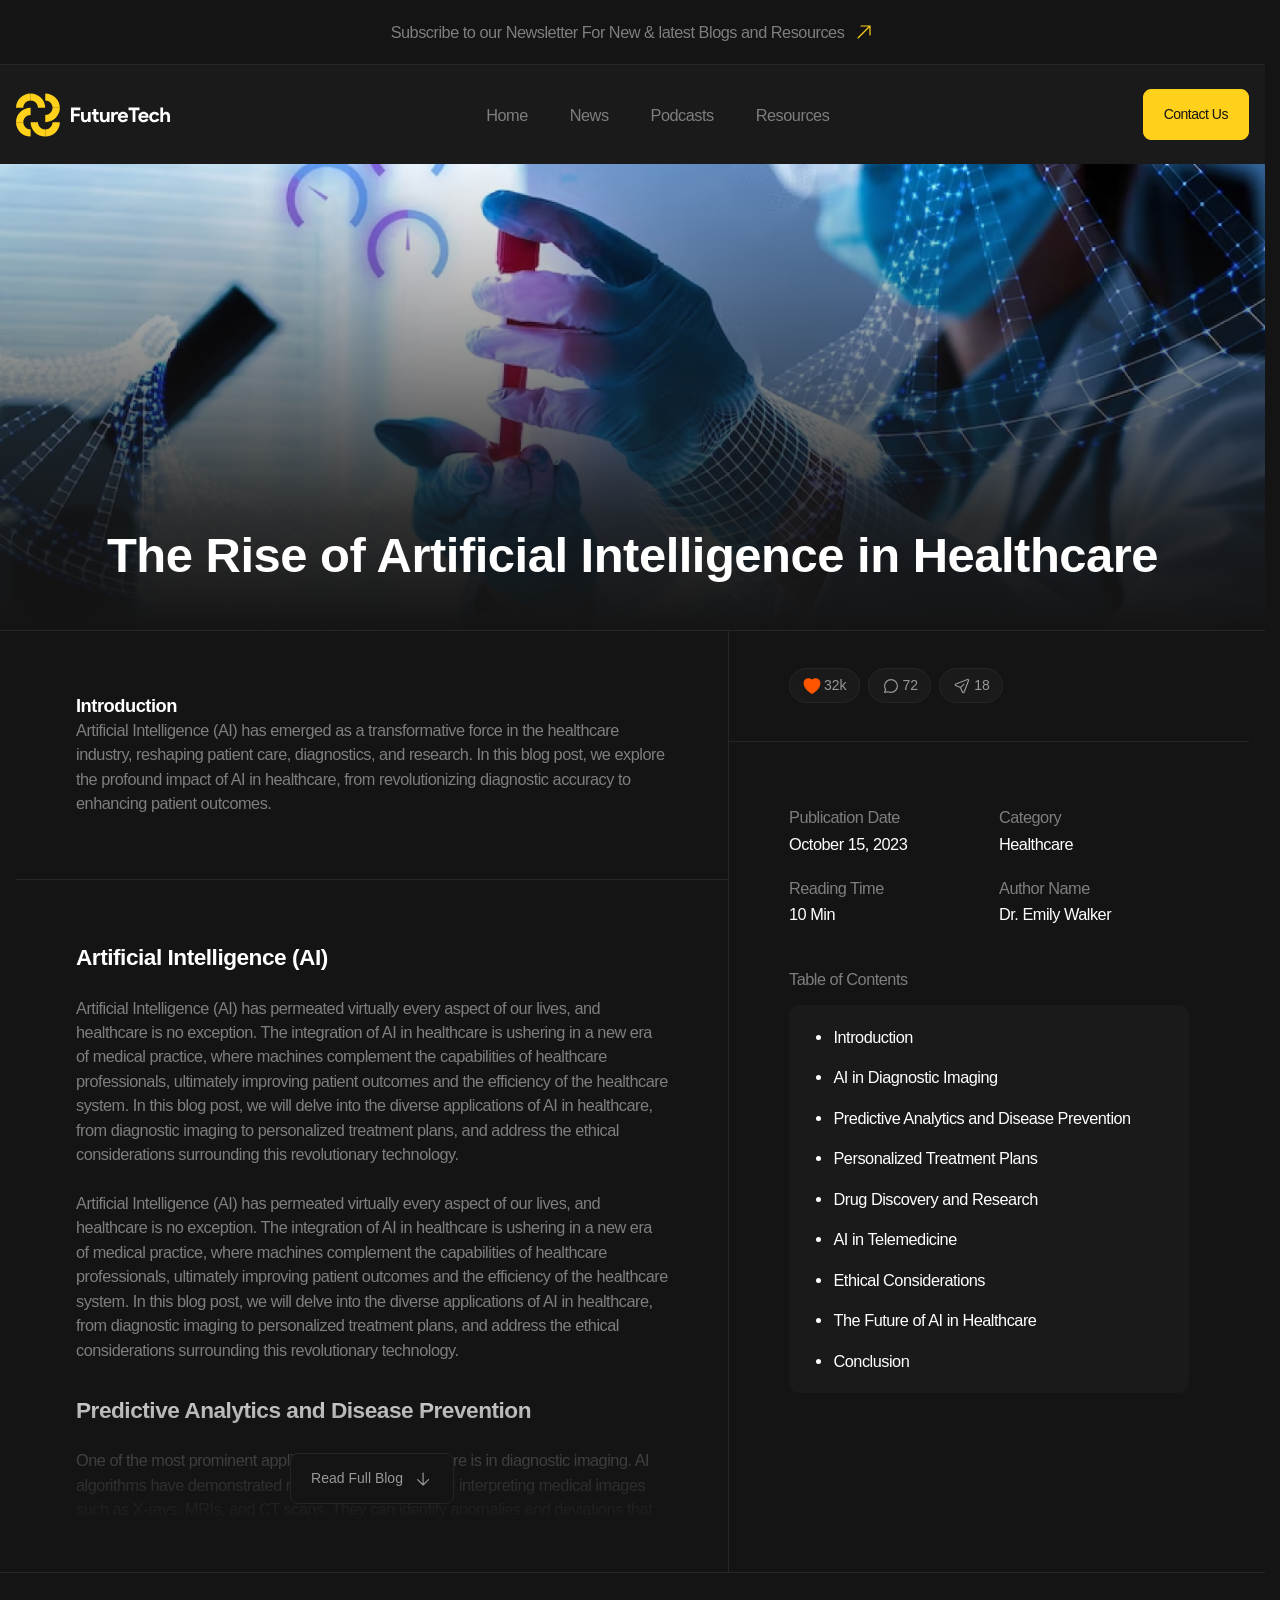
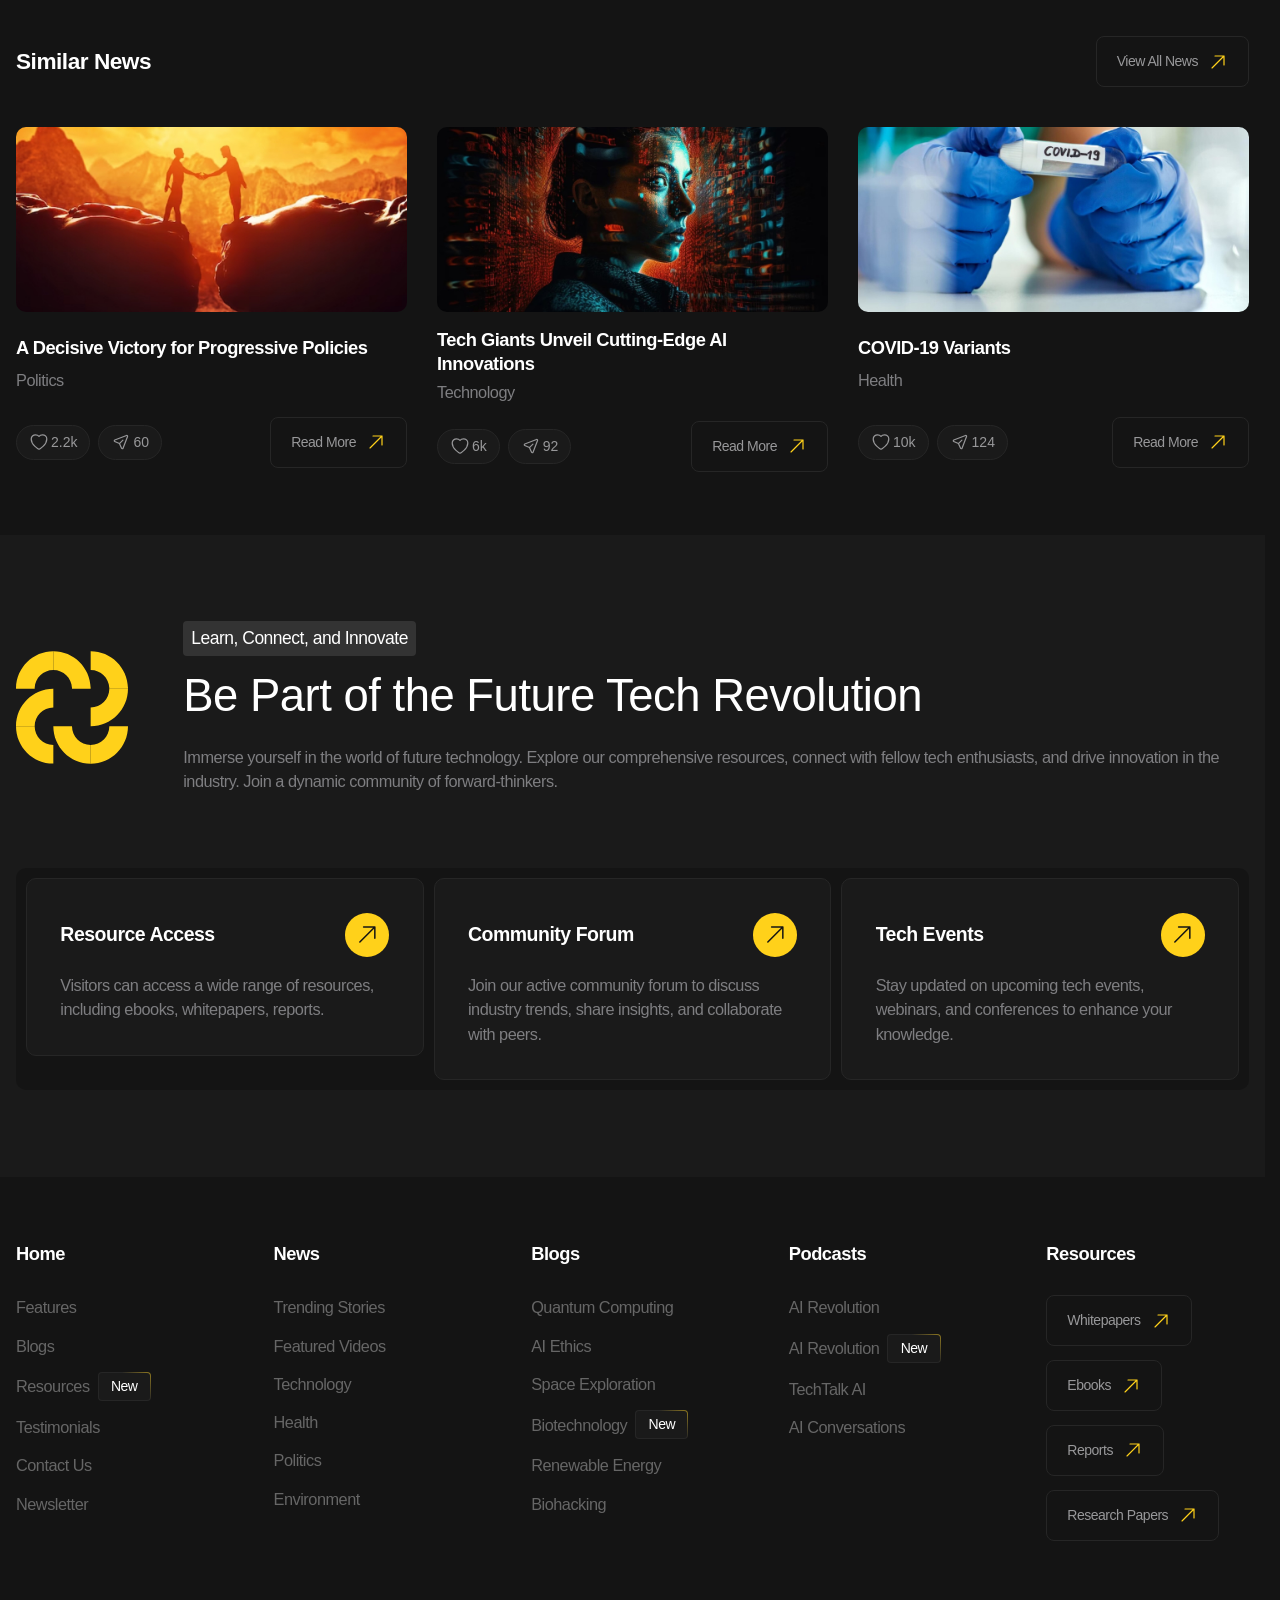
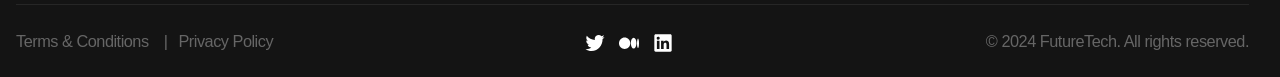
<file: blog.html>
<!DOCTYPE html>
<html lang="en">
<head>
    <meta charset="UTF-8">
    <meta name="viewport" content="width=device-width, user-scaleble=no, initial-scale=1.0, maximum-scale=1.0, minimum-scale=1.0">
    <title>Future Tech | Blog</title>
    <link rel="stylesheet" href="./styles/main.css">
    <script src="./scripts/main.js" type="module" defer></script>
</head>
<body>
    
    <header class="header" data-js-header>
        <div class="header__promo">
            <div class="header__promo-inner container">
                <a class="header__promo-link" href="/"><span class="icon icon--yellow-arrow">Subscribe to our Newsletter For New & latest Blogs and Resources</span></a>
            </div>
        </div>
        <div class="header__body">
            <div class="header__body-inner container">
                <a 
                    class="header__logo logo"  
                    href="/" 
                    aria-label="Home"
                    title="Home"
                >
                    <img 
                        class="logo__image"
                        src="./images/logo.svg" 
                        alt="" 
                        width="179" height="50"
                    >
                </a>
                <div class="header__overlay" data-js-header-overlay>
                    <nav class="header__menu">
                        <ul class="header__menu-list">
                            <li class="header__menu-item">
                                <a class="header__menu-link" href="./index.html">Home</a>
                            </li>
                            <li class="header__menu-item">
                                <a class="header__menu-link" href="./news.html">News</a>
                            </li>
                            <li class="header__menu-item">
                                <a class="header__menu-link" href="./podcasts.html">Podcasts</a>
                            </li>
                            <li class="header__menu-item">
                                <a class="header__menu-link" href="./resources.html">Resources</a>
                            </li>
                        </ul>
                    </nav>
                    <a class="header__contact-us-link button button--accent" href="./contacts.html">
                        Contact Us
                    </a>
                </div>
                <button 
                    class="header__burger-button burger-button visible-mobile"
                    type="button"
                    aria-label="Open menu"
                    title="Open menu"
                    data-js-header-burger-button
                >
                    <span class="burger-button__line"></span>
                    <span class="burger-button__line"></span>
                    <span class="burger-button__line"></span>
                </button>
            </div>
        </div>
    </header>

    <main>
        <section class="blog-details" aria-labelledby="blog-details-title">
            <header 
                class="blog-details__banner"
                style="--bgImg: url('../../images/blog-details/bg-banner.jpg')"
            >
                <div class="blog-details__banner-inner container">
                    <h1 class="blog-details__title" id="blog-details-title">The Rise of Artificial Intelligence in Healthcare</h1>
                </div>
            </header>
            <div class="blog-details__body">
                <div class="blog-details__body-inner container">
                    <div class="blog-details__content">
                        <div class="blog-details__intro full-vw-line full-vw-line--bottom full-vw-line--left">
                            <h2 class="h6">Introduction</h2>
                            <p>Artificial Intelligence (AI) has emerged as a transformative force in the healthcare industry, reshaping patient care, diagnostics, and research. In this blog post, we explore the profound impact of AI in healthcare, from revolutionizing diagnostic accuracy to enhancing patient outcomes.</p>
                        </div>
                        <div class="blog-details__main expandable-content" data-js-expandable-content>
                            <h2 class="h4">Artificial Intelligence (AI)</h2>
                            <p>Artificial Intelligence (AI) has permeated virtually every aspect of our lives, and healthcare is no exception. The integration of AI in healthcare is ushering in a new era of medical practice, where machines complement the capabilities of healthcare professionals, ultimately improving patient outcomes and the efficiency of the healthcare system. In this blog post, we will delve into the diverse applications of AI in healthcare, from diagnostic imaging to personalized treatment plans, and address the ethical considerations surrounding this revolutionary technology.</p>
                            <p>Artificial Intelligence (AI) has permeated virtually every aspect of our lives, and healthcare is no exception. The integration of AI in healthcare is ushering in a new era of medical practice, where machines complement the capabilities of healthcare professionals, ultimately improving patient outcomes and the efficiency of the healthcare system. In this blog post, we will delve into the diverse applications of AI in healthcare, from diagnostic imaging to personalized treatment plans, and address the ethical considerations surrounding this revolutionary technology.</p>
                            <h2 class="h4">Predictive Analytics and Disease Prevention</h2>
                            <p>One of the most prominent applications of AI in healthcare is in diagnostic imaging. AI algorithms have demonstrated remarkable proficiency in interpreting medical images such as X-rays, MRIs, and CT scans. They can identify anomalies and deviations that might be overlooked by the human eye. This is particularly valuable in early disease detection. For instance, AI can aid radiologists in detecting minute irregularities in mammograms or identifying critical findings in chest X-rays, potentially indicative of life-threatening conditions.</p>
                            <p>One of the most prominent applications of AI in healthcare is in diagnostic imaging. AI algorithms have demonstrated remarkable proficiency in interpreting medical images such as X-rays, MRIs, and CT scans. They can identify anomalies and deviations that might be overlooked by the human eye. This is particularly valuable in early disease detection. For instance, AI can aid radiologists in detecting minute irregularities in mammograms or identifying critical findings in chest X-rays, potentially indicative of life-threatening conditions.</p>
                            <p>One of the most prominent applications of AI in healthcare is in diagnostic imaging. AI algorithms have demonstrated remarkable proficiency in interpreting medical images such as X-rays, MRIs, and CT scans. They can identify anomalies and deviations that might be overlooked by the human eye. This is particularly valuable in early disease detection. For instance, AI can aid radiologists in detecting minute irregularities in mammograms or identifying critical findings in chest X-rays, potentially indicative of life-threatening conditions.</p>
                            <p>One of the most prominent applications of AI in healthcare is in diagnostic imaging. AI algorithms have demonstrated remarkable proficiency in interpreting medical images such as X-rays, MRIs, and CT scans. They can identify anomalies and deviations that might be overlooked by the human eye. This is particularly valuable in early disease detection. For instance, AI can aid radiologists in detecting minute irregularities in mammograms or identifying critical findings in chest X-rays, potentially indicative of life-threatening conditions.</p>
                            <button 
                                class="blog-details__read-full-button button expandable-content__button"
                                type="button"
                                data-js-expandable-content-button
                            >
                                <span class="icon icon--gray-arrow-down">Read Full Blog</span>
                            </button>
                        </div>
                    </div>
                    <div class="blog-details__info">
                        <div class="blog-details__actions blog-actions full-vw-line full-vw-line--bottom full-vw-line--right">
                            <ul class="blog-actions__list">
                                <li class="blog-actions__item">
                                    <button
                                        class="blog-actions__button is-active"
                                        type="button"
                                        aria-label="Dislike"
                                        title="Dislike"
                                    >
                                        <span class="blog-actions__icon-wrapper">
                                            <svg width="24" height="25" viewBox="0 0 24 25" fill="none" xmlns="http://www.w3.org/2000/svg">
                                                <path d="M11.645 21.4107L11.6384 21.4071L11.6158 21.3949C11.5965 21.3844 11.5689 21.3693 11.5336 21.3496C11.4629 21.3101 11.3612 21.2524 11.233 21.1769C10.9765 21.0261 10.6132 20.8039 10.1785 20.515C9.31074 19.9381 8.15122 19.0901 6.9886 18.0063C4.68781 15.8615 2.25 12.6751 2.25 8.75C2.25 5.82194 4.7136 3.5 7.6875 3.5C9.43638 3.5 11.0023 4.29909 12 5.5516C12.9977 4.29909 14.5636 3.5 16.3125 3.5C19.2864 3.5 21.75 5.82194 21.75 8.75C21.75 12.6751 19.3122 15.8615 17.0114 18.0063C15.8488 19.0901 14.6893 19.9381 13.8215 20.515C13.3868 20.8039 13.0235 21.0261 12.767 21.1769C12.6388 21.2524 12.5371 21.3101 12.4664 21.3496C12.4311 21.3693 12.4035 21.3844 12.3842 21.3949L12.3616 21.4071L12.355 21.4107L12.3523 21.4121C12.1323 21.5289 11.8677 21.5289 11.6477 21.4121L11.645 21.4107Z" stroke="#666666" stroke-width="1.5" stroke-linejoin="round"/>
                                            </svg>
                                        </span>
                                        <span>32k</span>
                                    </button>
                                </li>
                                <li class="blog-actions__item">
                                    <button
                                        class="blog-actions__button"
                                        type="button"
                                        aria-label="Discuss"
                                        title="Discuss"
                                    >
                                        <span class="blog-actions__icon-wrapper">
                                            <svg width="24" height="25" viewBox="0 0 24 25" fill="none" xmlns="http://www.w3.org/2000/svg">
                                                <path d="M8.48581 19.6888C9.54657 20.2083 10.7392 20.5 12 20.5C16.4183 20.5 20 16.9183 20 12.5C20 8.08172 16.4183 4.5 12 4.5C7.58172 4.5 4 8.08172 4 12.5C4 14.1401 4.49356 15.665 5.34026 16.9341M8.48581 19.6888L4 20.5L5.34026 16.9341M8.48581 19.6888L8.49231 19.6877M5.34026 16.9341L5.34154 16.9308" stroke="#666666" stroke-width="1.5" stroke-linecap="round" stroke-linejoin="round"/>
                                            </svg>
                                        </span>
                                        <span>72</span>
                                    </button>
                                </li>
                                <li class="blog-actions__item">
                                    <button
                                        class="blog-actions__button"
                                        type="button"
                                        aria-label="Share"
                                        title="Share"
                                    >
                                        <span class="blog-actions__icon-wrapper">
                                            <svg width="24" height="25" viewBox="0 0 24 25" fill="none" xmlns="http://www.w3.org/2000/svg">
                                                <path d="M10.0384 14.4616L4.1719 11.7951C3.36454 11.4281 3.39898 10.2697 4.22673 9.95134L18.8999 4.30781C19.7087 3.99675 20.5033 4.79139 20.1922 5.60013L14.5487 20.2733C14.2303 21.1011 13.072 21.1355 12.705 20.3281L10.0384 14.4616ZM10.0384 14.4616L14.4231 10.077" stroke="#666666" stroke-width="1.5" stroke-linecap="round" stroke-linejoin="round"/>
                                            </svg>
                                        </span>
                                        <span>18</span>
                                    </button>
                                </li>
                            </ul>
                        </div>
                        <div class="blog-details__summary summary summary--2-cols">
                            <dl class="summary__list">
                                <div class="summary__item">
                                    <dt class="summary__key">Publication Date</dt>
                                    <dd class="summary__value"><time datetime="2023-10-15">October 15, 2023</time></dd>
                                </div>
                                <div class="summary__item">
                                    <dt class="summary__key">Category</dt>
                                    <dd class="summary__value">Healthcare</dd>
                                </div>
                                <div class="summary__item">
                                    <dt class="summary__key">Reading Time</dt>
                                    <dd class="summary__value">10 Min</dd>
                                </div>
                                <div class="summary__item">
                                    <dt class="summary__key">Author Name</dt>
                                    <dd class="summary__value">Dr. Emily Walker</dd>
                                </div>
                                <div class="summary__item summary__item--wide">
                                    <dt class="summary__key">Table of Contents</dt>
                                    <dd class="summary__value">
                                        <div class="table-of-contents">
                                            <ul class="table-of-contents__list">
                                                <li class="table-of-contents__item">Introduction</li>
                                                <li class="table-of-contents__item">AI in Diagnostic Imaging</li>
                                                <li class="table-of-contents__item">Predictive Analytics and Disease Prevention</li>
                                                <li class="table-of-contents__item">Personalized Treatment Plans</li>
                                                <li class="table-of-contents__item">Drug Discovery and Research</li>
                                                <li class="table-of-contents__item">AI in Telemedicine</li>
                                                <li class="table-of-contents__item">Ethical Considerations</li>
                                                <li class="table-of-contents__item">The Future of AI in Healthcare</li>
                                                <li class="table-of-contents__item">Conclusion</li>
                                            </ul>
                                        </div>
                                    </dd>
                                </div>
                            </dl>
                        </div>
                    </div>
                </div>
            </div>
            <div class="blog-details__news news container">
                <header class="news__header">
                    <h2 class="news__title h4">Similar News</h2>
                    <a class="news__link button" href="/">
                        <span class="icon icon--yellow-arrow">View All News</span>
                    </a>
                </header>
                <ul class="news__list">
                    <li class="news__item">
                        <article class="news-card">
                            <img 
                                class="news-card__image"
                                src="./images/news/2.jpg" 
                                alt="" 
                                width="512" height="222" loading="lazy"
                            >
                            <div class="news-card__body">
                                <h2 class="news-card__title h6">A Decisive Victory for Progressive Policies</h2>
                                <div class="news-card__description">
                                    <p>Politics</p>
                                </div>
                            </div>
                            <div class="news-card__controls">
                                <div class="news-card__actions blog-actions">
                                    <ul class="blog-actions__list">
                                        <li class="blog-actions__item">
                                            <button
                                                class="blog-actions__button"
                                                type="button"
                                                aria-label="Like"
                                                title="Like"
                                            >
                                                <span class="blog-actions__icon-wrapper">
                                                    <svg width="24" height="25" viewBox="0 0 24 25" fill="none" xmlns="http://www.w3.org/2000/svg">
                                                        <path d="M11.645 21.4107L11.6384 21.4071L11.6158 21.3949C11.5965 21.3844 11.5689 21.3693 11.5336 21.3496C11.4629 21.3101 11.3612 21.2524 11.233 21.1769C10.9765 21.0261 10.6132 20.8039 10.1785 20.515C9.31074 19.9381 8.15122 19.0901 6.9886 18.0063C4.68781 15.8615 2.25 12.6751 2.25 8.75C2.25 5.82194 4.7136 3.5 7.6875 3.5C9.43638 3.5 11.0023 4.29909 12 5.5516C12.9977 4.29909 14.5636 3.5 16.3125 3.5C19.2864 3.5 21.75 5.82194 21.75 8.75C21.75 12.6751 19.3122 15.8615 17.0114 18.0063C15.8488 19.0901 14.6893 19.9381 13.8215 20.515C13.3868 20.8039 13.0235 21.0261 12.767 21.1769C12.6388 21.2524 12.5371 21.3101 12.4664 21.3496C12.4311 21.3693 12.4035 21.3844 12.3842 21.3949L12.3616 21.4071L12.355 21.4107L12.3523 21.4121C12.1323 21.5289 11.8677 21.5289 11.6477 21.4121L11.645 21.4107Z" stroke="#666666" stroke-width="1.5" stroke-linejoin="round"/>
                                                    </svg>
                                                </span>
                                                <span>2.2k</span>
                                            </button>
                                        </li>
                                        <li class="blog-actions__item">
                                            <button
                                                class="blog-actions__button"
                                                type="button"
                                                aria-label="Share"
                                                title="Share"
                                            >
                                                <span class="blog-actions__icon-wrapper">
                                                    <svg width="24" height="25" viewBox="0 0 24 25" fill="none" xmlns="http://www.w3.org/2000/svg">
                                                        <path d="M10.0384 14.4616L4.1719 11.7951C3.36454 11.4281 3.39898 10.2697 4.22673 9.95134L18.8999 4.30781C19.7087 3.99675 20.5033 4.79139 20.1922 5.60013L14.5487 20.2733C14.2303 21.1011 13.072 21.1355 12.705 20.3281L10.0384 14.4616ZM10.0384 14.4616L14.4231 10.077" stroke="#666666" stroke-width="1.5" stroke-linecap="round" stroke-linejoin="round"/>
                                                    </svg>
                                                </span>
                                                <span>60</span>
                                            </button>
                                        </li>
                                    </ul>
                                </div>
                                <a class="news-card__link button" href="/">
                                    <span class="icon icon--yellow-arrow">Read More</span>
                                </a>
                            </div>
                        </article>
                    </li>
                    <li class="news__item">
                        <article class="news-card">
                            <img 
                                class="news-card__image"
                                src="./images/news/3.jpg" 
                                alt="" 
                                width="512" height="222" loading="lazy"
                            >
                            <div class="news-card__body">
                                <h2 class="news-card__title h6">Tech Giants Unveil Cutting-Edge AI Innovations</h2>
                                <div class="news-card__description">
                                    <p>Technology</p>
                                </div>
                            </div>
                            <div class="news-card__controls">
                                <div class="news-card__actions blog-actions">
                                    <ul class="blog-actions__list">
                                        <li class="blog-actions__item">
                                            <button
                                                class="blog-actions__button"
                                                type="button"
                                                aria-label="Like"
                                                title="Like"
                                            >
                                                <span class="blog-actions__icon-wrapper">
                                                    <svg width="24" height="25" viewBox="0 0 24 25" fill="none" xmlns="http://www.w3.org/2000/svg">
                                                        <path d="M11.645 21.4107L11.6384 21.4071L11.6158 21.3949C11.5965 21.3844 11.5689 21.3693 11.5336 21.3496C11.4629 21.3101 11.3612 21.2524 11.233 21.1769C10.9765 21.0261 10.6132 20.8039 10.1785 20.515C9.31074 19.9381 8.15122 19.0901 6.9886 18.0063C4.68781 15.8615 2.25 12.6751 2.25 8.75C2.25 5.82194 4.7136 3.5 7.6875 3.5C9.43638 3.5 11.0023 4.29909 12 5.5516C12.9977 4.29909 14.5636 3.5 16.3125 3.5C19.2864 3.5 21.75 5.82194 21.75 8.75C21.75 12.6751 19.3122 15.8615 17.0114 18.0063C15.8488 19.0901 14.6893 19.9381 13.8215 20.515C13.3868 20.8039 13.0235 21.0261 12.767 21.1769C12.6388 21.2524 12.5371 21.3101 12.4664 21.3496C12.4311 21.3693 12.4035 21.3844 12.3842 21.3949L12.3616 21.4071L12.355 21.4107L12.3523 21.4121C12.1323 21.5289 11.8677 21.5289 11.6477 21.4121L11.645 21.4107Z" stroke="#666666" stroke-width="1.5" stroke-linejoin="round"/>
                                                    </svg>
                                                </span>
                                                <span>6k</span>
                                            </button>
                                        </li>
                                        <li class="blog-actions__item">
                                            <button
                                                class="blog-actions__button"
                                                type="button"
                                                aria-label="Share"
                                                title="Share"
                                            >
                                                <span class="blog-actions__icon-wrapper">
                                                    <svg width="24" height="25" viewBox="0 0 24 25" fill="none" xmlns="http://www.w3.org/2000/svg">
                                                        <path d="M10.0384 14.4616L4.1719 11.7951C3.36454 11.4281 3.39898 10.2697 4.22673 9.95134L18.8999 4.30781C19.7087 3.99675 20.5033 4.79139 20.1922 5.60013L14.5487 20.2733C14.2303 21.1011 13.072 21.1355 12.705 20.3281L10.0384 14.4616ZM10.0384 14.4616L14.4231 10.077" stroke="#666666" stroke-width="1.5" stroke-linecap="round" stroke-linejoin="round"/>
                                                    </svg>
                                                </span>
                                                <span>92</span>
                                            </button>
                                        </li>
                                    </ul>
                                </div>
                                <a class="news-card__link button" href="/">
                                    <span class="icon icon--yellow-arrow">Read More</span>
                                </a>
                            </div>
                        </article>
                    </li>
                    <li class="news__item">
                        <article class="news-card">
                            <img 
                                class="news-card__image"
                                src="./images/news/4.jpg" 
                                alt="" 
                                width="512" height="222" loading="lazy"
                            >
                            <div class="news-card__body">
                                <h2 class="news-card__title h6">COVID-19 Variants</h2>
                                <div class="news-card__description">
                                    <p>Health</p>
                                </div>
                            </div>
                            <div class="news-card__controls">
                                <div class="news-card__actions blog-actions">
                                    <ul class="blog-actions__list">
                                        <li class="blog-actions__item">
                                            <button
                                                class="blog-actions__button"
                                                type="button"
                                                aria-label="Like"
                                                title="Like"
                                            >
                                                <span class="blog-actions__icon-wrapper">
                                                    <svg width="24" height="25" viewBox="0 0 24 25" fill="none" xmlns="http://www.w3.org/2000/svg">
                                                        <path d="M11.645 21.4107L11.6384 21.4071L11.6158 21.3949C11.5965 21.3844 11.5689 21.3693 11.5336 21.3496C11.4629 21.3101 11.3612 21.2524 11.233 21.1769C10.9765 21.0261 10.6132 20.8039 10.1785 20.515C9.31074 19.9381 8.15122 19.0901 6.9886 18.0063C4.68781 15.8615 2.25 12.6751 2.25 8.75C2.25 5.82194 4.7136 3.5 7.6875 3.5C9.43638 3.5 11.0023 4.29909 12 5.5516C12.9977 4.29909 14.5636 3.5 16.3125 3.5C19.2864 3.5 21.75 5.82194 21.75 8.75C21.75 12.6751 19.3122 15.8615 17.0114 18.0063C15.8488 19.0901 14.6893 19.9381 13.8215 20.515C13.3868 20.8039 13.0235 21.0261 12.767 21.1769C12.6388 21.2524 12.5371 21.3101 12.4664 21.3496C12.4311 21.3693 12.4035 21.3844 12.3842 21.3949L12.3616 21.4071L12.355 21.4107L12.3523 21.4121C12.1323 21.5289 11.8677 21.5289 11.6477 21.4121L11.645 21.4107Z" stroke="#666666" stroke-width="1.5" stroke-linejoin="round"/>
                                                    </svg>
                                                </span>
                                                <span>10k</span>
                                            </button>
                                        </li>
                                        <li class="blog-actions__item">
                                            <button
                                                class="blog-actions__button"
                                                type="button"
                                                aria-label="Share"
                                                title="Share"
                                            >
                                                <span class="blog-actions__icon-wrapper">
                                                    <svg width="24" height="25" viewBox="0 0 24 25" fill="none" xmlns="http://www.w3.org/2000/svg">
                                                        <path d="M10.0384 14.4616L4.1719 11.7951C3.36454 11.4281 3.39898 10.2697 4.22673 9.95134L18.8999 4.30781C19.7087 3.99675 20.5033 4.79139 20.1922 5.60013L14.5487 20.2733C14.2303 21.1011 13.072 21.1355 12.705 20.3281L10.0384 14.4616ZM10.0384 14.4616L14.4231 10.077" stroke="#666666" stroke-width="1.5" stroke-linecap="round" stroke-linejoin="round"/>
                                                    </svg>
                                                </span>
                                                <span>124</span>
                                            </button>
                                        </li>
                                    </ul>
                                </div>
                                <a class="news-card__link button" href="/">
                                    <span class="icon icon--yellow-arrow">Read More</span>
                                </a>
                            </div>
                        </article>
                    </li>
                </ul>
            </div>
        </section>

        <section class="about" aria-labelledby="about-title">
            <div class="about__inner container">
                <header class="about__header">
                    <img 
                        class="about__icon"
                        src="./images/about/icon.svg" 
                        alt="" 
                        width="150" height="150" loading="lazy"
                    >
                    <div class="about__info">
                        <p class="about__subtitle tag">Learn, Connect, and Innovate</p>
                        <h2 class="about__title" id="about-title">Be Part of the Future Tech Revolution</h2>
                    </div>
                    <div class="about__description">
                        <p>Immerse yourself in the world of future technology. Explore our comprehensive resources, connect with fellow tech enthusiasts, and drive innovation in the industry. Join a dynamic community of forward-thinkers.</p>
                    </div>
                </header>
                <ul class="about__list">
                    <li class="about__item">
                        <a class="about-card tile" href="/">
                            <h3 class="about-card__title circle-icon">Resource Access</h3>
                            <div class="about-card__description">
                                <p>Visitors can access a wide range of resources, including ebooks, whitepapers, reports.</p>
                            </div>
                        </a>
                    </li>
                    <li class="about__item">
                        <a class="about-card tile" href="/">
                            <h3 class="about-card__title circle-icon">Community Forum</h3>
                            <div class="about-card__description">
                                <p>Join our active community forum to discuss industry trends, share insights, and collaborate with peers.</p>
                            </div>
                        </a>
                    </li>
                    <li class="about__item">
                        <a class="about-card tile" href="/">
                            <h3 class="about-card__title circle-icon">Tech Events</h3>
                            <div class="about-card__description">
                                <p>Stay updated on upcoming tech events, webinars, and conferences to enhance your knowledge.</p>
                            </div>
                        </a>
                    </li>
                </ul>
            </div>
        </section>
    </main>

    <footer class="footer">
        <div class="footer__inner container">
            <div class="footer__body">
                <nav class="footer__menu">
                    <li class="footer__menu-column">
                        <a class="footer__menu-main-link h6" href="/">Home</a>
                        <ul class="footer__menu-list">
                            <li class="footer__menu-item">
                                <a class="footer__menu-link" href="/">Features</a>
                            </li>
                            <li class="footer__menu-item">
                                <a class="footer__menu-link" href="/">Blogs</a>
                            </li>
                            <li class="footer__menu-item">
                                <a class="footer__menu-link" href="/">Resources</a>
                                <span class="badge">New</span>
                            </li>
                            <li class="footer__menu-item">
                                <a class="footer__menu-link" href="/">Testimonials</a>
                            </li>
                            <li class="footer__menu-item">
                                <a class="footer__menu-link" href="/">Contact Us</a>
                            </li>
                            <li class="footer__menu-item">
                                <a class="footer__menu-link" href="/">Newsletter</a>
                            </li>
                        </ul>
                    </li>
                    <li class="footer__menu-column">
                        <a class="footer__menu-main-link h6" href="/">News</a>
                        <ul class="footer__menu-list">
                            <li class="footer__menu-item">
                                <a class="footer__menu-link" href="/">Trending Stories</a>
                            </li>
                            <li class="footer__menu-item">
                                <a class="footer__menu-link" href="/">Featured Videos</a>
                            </li>
                            <li class="footer__menu-item">
                                <a class="footer__menu-link" href="/">Technology</a>
                            </li>
                            <li class="footer__menu-item">
                                <a class="footer__menu-link" href="/">Health</a>
                            </li>
                            <li class="footer__menu-item">
                                <a class="footer__menu-link" href="/">Politics</a>
                            </li>
                            <li class="footer__menu-item">
                                <a class="footer__menu-link" href="/">Environment</a>
                            </li>
                        </ul>
                    </li>
                    <li class="footer__menu-column">
                        <a class="footer__menu-main-link h6" href="/">Blogs</a>
                        <ul class="footer__menu-list">
                            <li class="footer__menu-item">
                                <a class="footer__menu-link" href="/">Quantum Computing</a>
                            </li>
                            <li class="footer__menu-item">
                                <a class="footer__menu-link" href="/">AI Ethics</a>
                            </li>
                            <li class="footer__menu-item">
                                <a class="footer__menu-link" href="/">Space Exploration</a>
                            </li>
                            <li class="footer__menu-item">
                                <a class="footer__menu-link" href="/">Biotechnology</a>
                                <span class="badge">New</span>
                            </li>
                            <li class="footer__menu-item">
                                <a class="footer__menu-link" href="/">Renewable Energy</a>
                            </li>
                            <li class="footer__menu-item">
                                <a class="footer__menu-link" href="/">Biohacking</a>
                            </li>
                        </ul>
                    </li>
                    <li class="footer__menu-column">
                        <a class="footer__menu-main-link h6" href="/">Podcasts</a>
                        <ul class="footer__menu-list">
                            <li class="footer__menu-item">
                                <a class="footer__menu-link" href="/">AI Revolution</a>
                            </li>
                            <li class="footer__menu-item">
                                <a class="footer__menu-link" href="/">AI Revolution</a>
                                <span class="badge">New</span>
                            </li>
                            <li class="footer__menu-item">
                                <a class="footer__menu-link" href="/">TechTalk AI</a>
                            </li>
                            <li class="footer__menu-item">
                                <a class="footer__menu-link" href="/">AI Conversations</a>
                            </li>
                        </ul>
                    </li>
                    <li class="footer__menu-column">
                        <a class="footer__menu-main-link h6" href="/">Resources</a>
                        <ul class="footer__menu-list">
                            <li class="footer__menu-item">
                                <a class="footer__menu-link button" href="/">
                                    <span class="icon icon--yellow-arrow">Whitepapers</span>
                                </a>
                            </li>
                            <li class="footer__menu-item">
                                <a class="footer__menu-link button" href="/">
                                    <span class="icon icon--yellow-arrow">Ebooks</span>
                                </a>
                            </li>
                            <li class="footer__menu-item">
                                <a class="footer__menu-link button" href="/">
                                    <span class="icon icon--yellow-arrow">Reports</span>
                                </a>
                            </li>
                            <li class="footer__menu-item">
                                <a class="footer__menu-link button" href="/">
                                    <span class="icon icon--yellow-arrow">Research Papers</span>
                                </a>
                            </li>
                        </ul>
                    </li>
                </nav>
            </div>
            <div class="footer__extra">
                <div class="footer__extra-menu">
                    <ul class="footer__extra-menu-list">
                        <li class="footer__extra-menu-item">
                            <a class="footer__extra-menu-link" href="/">Terms & Conditions</a>
                        </li>
                        <li class="footer__extra-menu-item">
                            <a class="footer__extra-menu-link" href="/">Privacy Policy</a>
                        </li>
                    </ul>
                </div>
                <div class="footer__soc1als soc1als">
                    <ul class="soc1als__list">
                        <li class="soc1als__item">
                            <a 
                                class="soc1als__link" 
                                href="/" 
                                target="_blank" 
                                aria-label="Twitter" 
                                title="Twitter"
                            >
                                <svg width="24" height="24" viewBox="0 0 24 24" fill="none" xmlns="http://www.w3.org/2000/svg">
                                    <path d="M21.0571 7.18114C21.0664 7.39235 21.0664 7.59395 21.0664 7.80515C21.0756 14.2084 16.3712 21.6004 7.76793 21.6004C5.23048 21.6004 2.73933 20.842 0.600098 19.4212C0.970528 19.4692 1.34096 19.4884 1.71139 19.4884C3.81358 19.4884 5.86021 18.7588 7.51789 17.4052C5.51756 17.3668 3.75802 16.0132 3.14681 14.0356C3.85063 14.1796 4.57296 14.1508 5.25826 13.9492C3.08198 13.5076 1.51691 11.5204 1.50765 9.20675C1.50765 9.18755 1.50765 9.16835 1.50765 9.14915C2.15591 9.52355 2.88751 9.73475 3.62837 9.75395C1.58174 8.33315 0.942746 5.50114 2.18369 3.28353C4.5637 6.31714 8.06427 8.15075 11.8241 8.35235C11.4445 6.67234 11.9631 4.90594 13.1762 3.71553C15.0561 1.88193 18.0196 1.97793 19.7977 3.92673C20.8441 3.71553 21.8535 3.31233 22.7704 2.74593C22.4185 3.86913 21.6869 4.81954 20.7145 5.42434C21.6406 5.30914 22.5481 5.04994 23.4001 4.66594C22.7704 5.64514 21.9739 6.48994 21.0571 7.18114Z" fill="white"/>
                                </svg>
                            </a>
                        </li>
                        <li class="soc1als__item">
                            <a 
                                class="soc1als__link" 
                                href="/" 
                                target="_blank" 
                                aria-label="Mediun" 
                                title="Mediun"
                            >
                                <svg width="24" height="24" viewBox="0 0 24 24" fill="none" xmlns="http://www.w3.org/2000/svg">
                                    <path d="M13.5374 12.2281C13.5374 15.9988 10.5069 19.0556 6.76883 19.0556C3.03073 19.0556 0 15.9981 0 12.2281C0 8.45806 3.0305 5.40039 6.76883 5.40039C10.5072 5.40039 13.5374 8.45737 13.5374 12.2281Z" fill="white"/>
                                    <path d="M20.9627 12.2285C20.9627 15.7778 19.4474 18.6563 17.5783 18.6563C15.7091 18.6563 14.1938 15.7778 14.1938 12.2285C14.1938 8.67922 15.7089 5.80078 17.578 5.80078C19.4472 5.80078 20.9625 8.67829 20.9625 12.2285" fill="white"/>
                                    <path d="M24 12.228C24 15.4073 23.4672 17.9862 22.8097 17.9862C22.1522 17.9862 21.6196 15.408 21.6196 12.228C21.6196 9.04797 22.1525 6.46973 22.8097 6.46973C23.467 6.46973 24 9.04774 24 12.228Z" fill="white"/>
                                </svg>
                            </a>
                        </li>
                        <li class="soc1als__item">
                            <a 
                                class="soc1als__link" 
                                href="/" 
                                target="_blank" 
                                aria-label="LinkedIn" 
                                title="LinkedIn"
                            >
                                <svg width="24" height="24" viewBox="0 0 24 24" fill="none" xmlns="http://www.w3.org/2000/svg">
                                    <path d="M20.8647 1.59961H3.13554C2.72832 1.59961 2.33777 1.76138 2.04982 2.04933C1.76187 2.33728 1.6001 2.72783 1.6001 3.13505V20.8642C1.6001 21.2714 1.76187 21.6619 2.04982 21.9499C2.33777 22.2378 2.72832 22.3996 3.13554 22.3996H20.8647C21.2719 22.3996 21.6624 22.2378 21.9504 21.9499C22.2383 21.6619 22.4001 21.2714 22.4001 20.8642V3.13505C22.4001 2.72783 22.2383 2.33728 21.9504 2.04933C21.6624 1.76138 21.2719 1.59961 20.8647 1.59961ZM7.79965 19.3186H4.67243V9.38516H7.79965V19.3186ZM6.23388 8.00861C5.87915 8.00661 5.53296 7.89958 5.239 7.70102C4.94504 7.50246 4.71649 7.22127 4.58219 6.89294C4.44789 6.56461 4.41386 6.20386 4.48439 5.8562C4.55492 5.50855 4.72686 5.18958 4.9785 4.93955C5.23014 4.68952 5.5502 4.51964 5.8983 4.45134C6.2464 4.38304 6.60693 4.41939 6.93439 4.5558C7.26185 4.6922 7.54156 4.92255 7.73823 5.21778C7.9349 5.51301 8.03971 5.85988 8.03943 6.21461C8.04278 6.45211 7.99827 6.68784 7.90857 6.90777C7.81887 7.1277 7.68582 7.32732 7.51733 7.49473C7.34884 7.66215 7.14837 7.79392 6.92787 7.88221C6.70736 7.97049 6.47134 8.01348 6.23388 8.00861ZM19.3263 19.3273H16.2005V13.9005C16.2005 12.3001 15.5202 11.8061 14.642 11.8061C13.7147 11.8061 12.8047 12.5052 12.8047 13.9409V19.3273H9.67743V9.39239H12.6848V10.7689H12.7252C13.0271 10.1579 14.0844 9.11361 15.6979 9.11361C17.4428 9.11361 19.3278 10.1493 19.3278 13.1826L19.3263 19.3273Z" fill="white"/>
                                </svg>
                            </a>
                        </li>
                    </ul>
                </div>
                <p class="footer__coryright">© <time datetime="2024">2024</time> FutureTech. All rights reserved.</p>
            </div>
        </div>
    </footer>
</body>
</html>
</file>
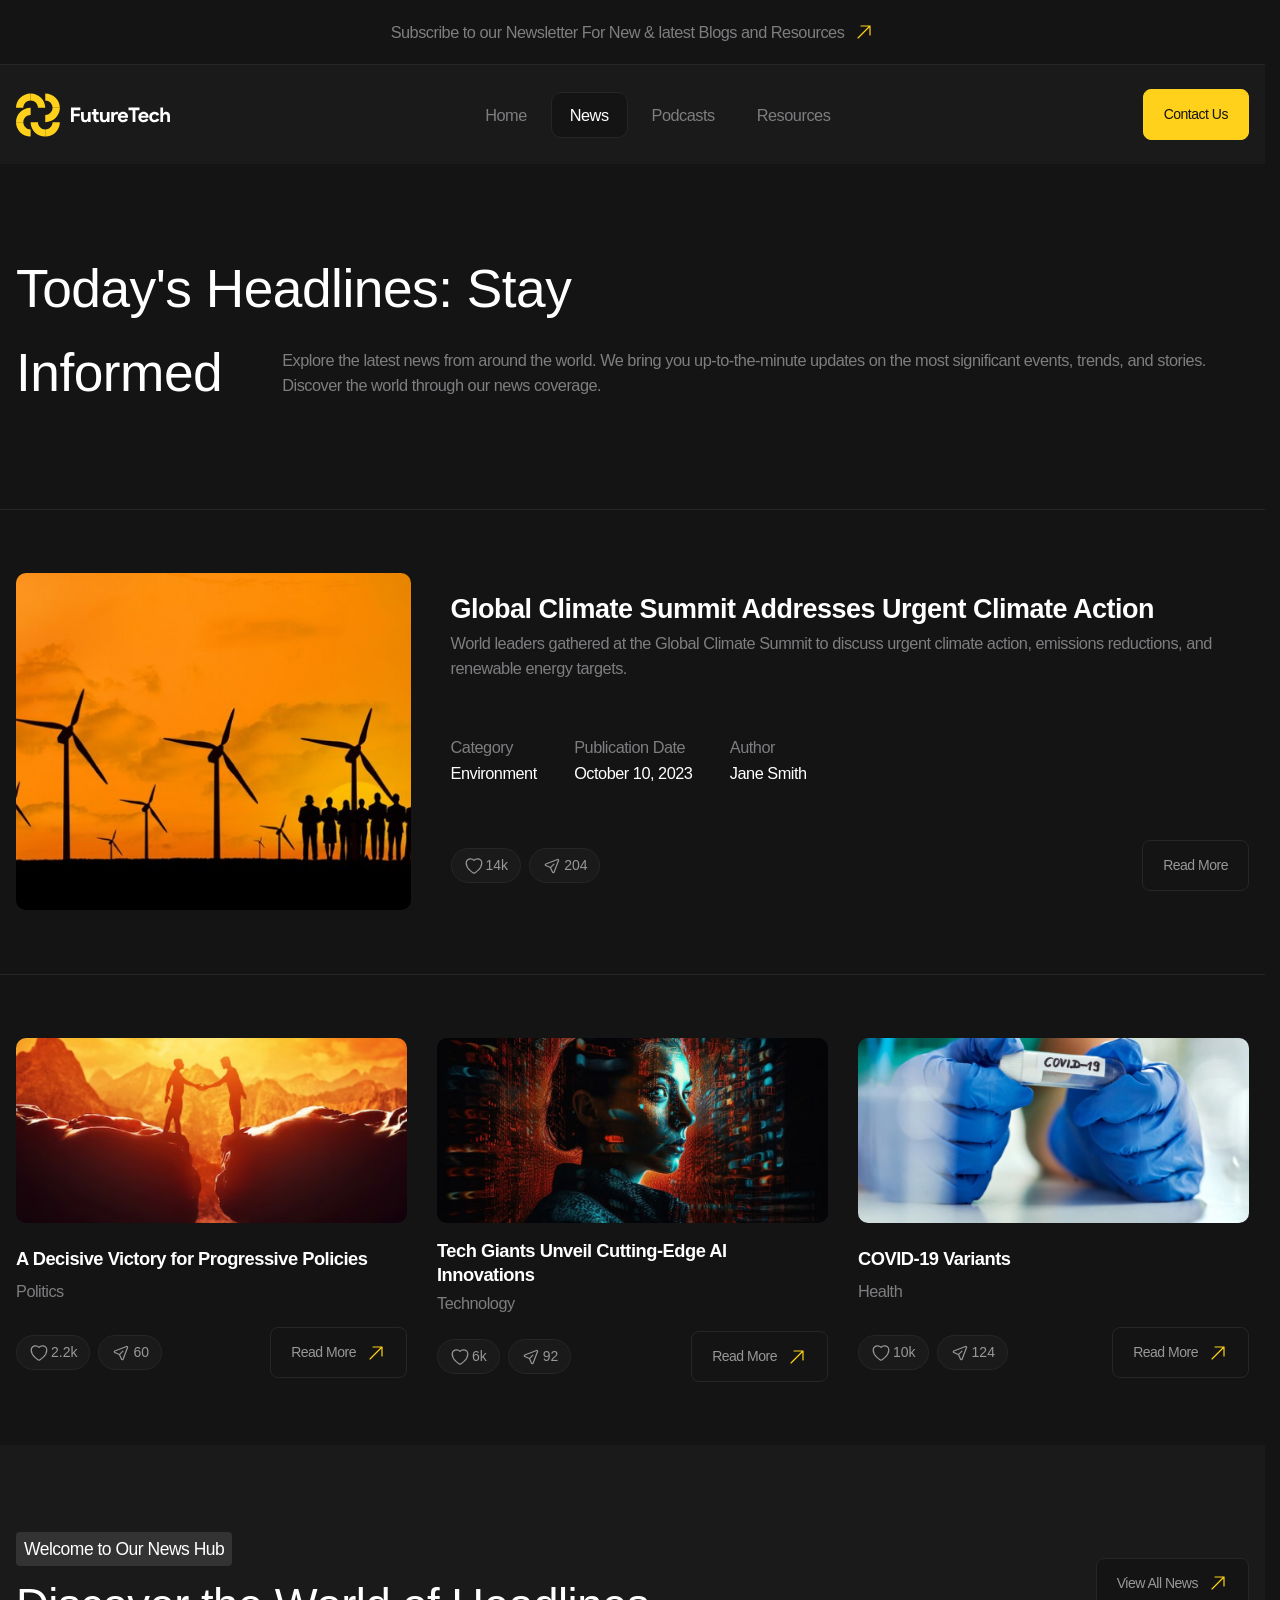
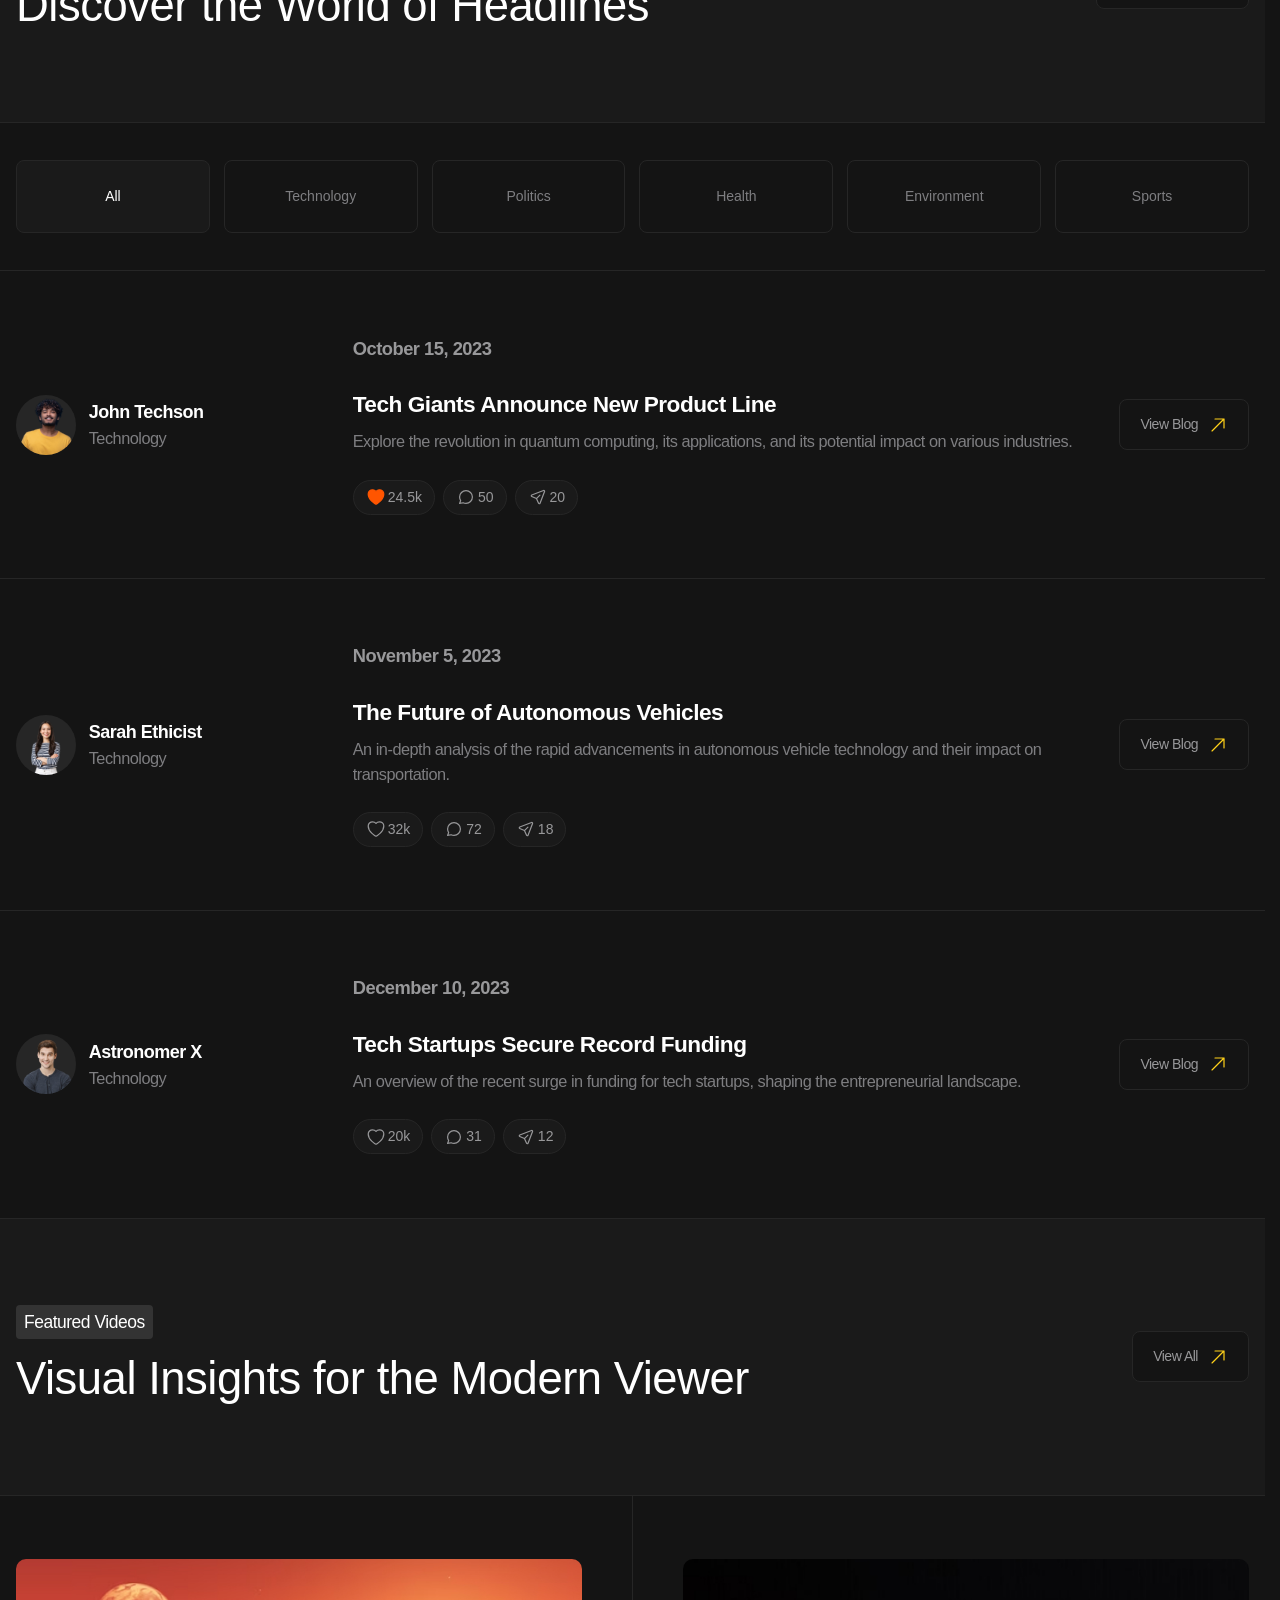
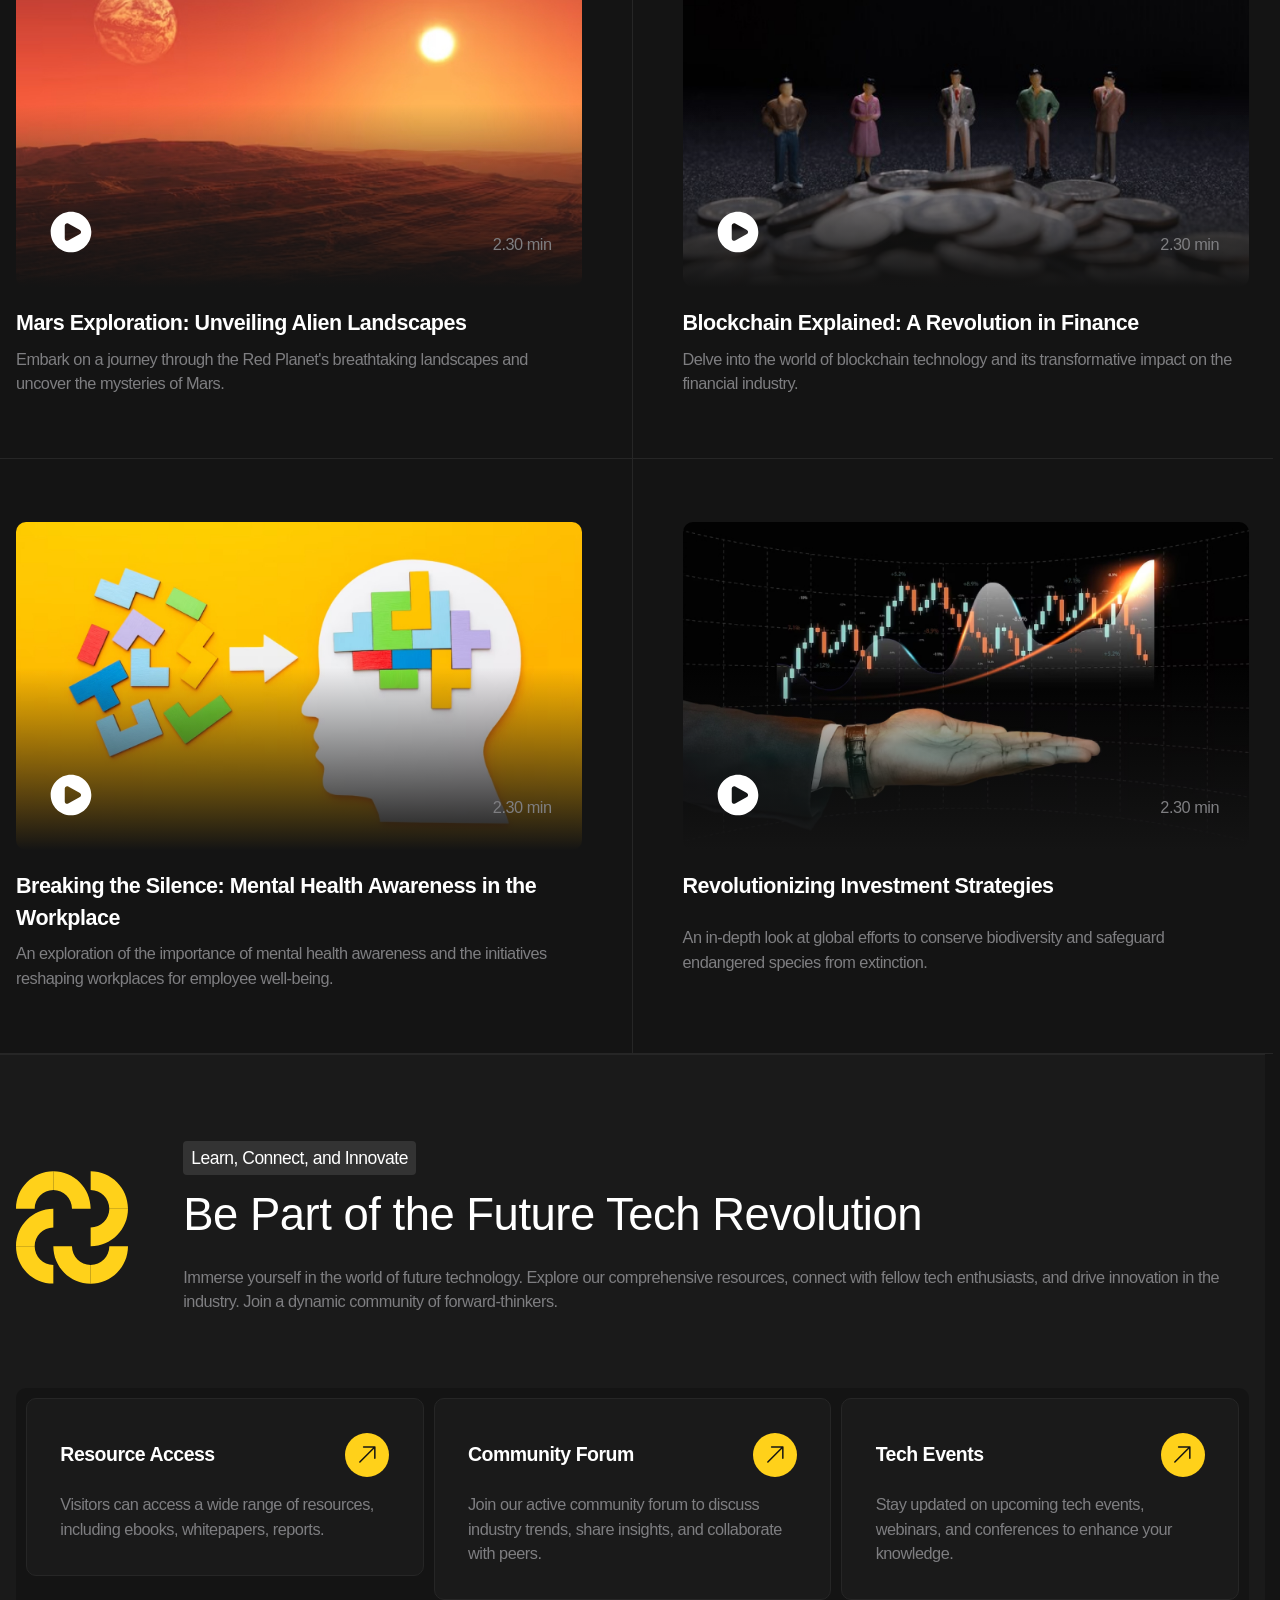
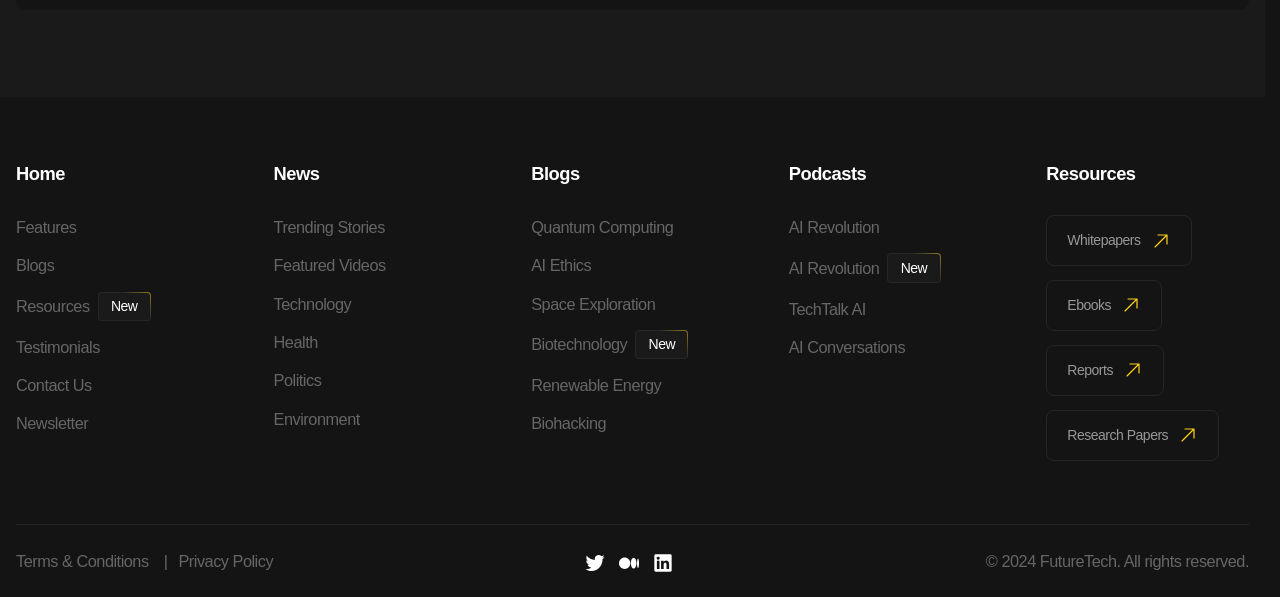
<file: news.html>
<!DOCTYPE html>
<html lang="en">
<head>
    <meta charset="UTF-8">
    <meta name="viewport" content="width=device-width, user-scaleble=no, initial-scale=1.0, maximum-scale=1.0, minimum-scale=1.0">
    <title>Future Tech | News</title>
    <link rel="stylesheet" href="./styles/main.css">
    <script src="./scripts/main.js" type="module" defer></script>
</head>
<body>
    
    <header class="header" data-js-header>
        <div class="header__promo">
            <div class="header__promo-inner container">
                <a class="header__promo-link" href="/"><span class="icon icon--yellow-arrow">Subscribe to our Newsletter For New & latest Blogs and Resources</span></a>
            </div>
        </div>
        <div class="header__body">
            <div class="header__body-inner container">
                <a 
                    class="header__logo logo"  
                    href="/" 
                    aria-label="Home"
                    title="Home"
                >
                    <img 
                        class="logo__image"
                        src="./images/logo.svg" 
                        alt="" 
                        width="179" height="50"
                    >
                </a>
                <div class="header__overlay" data-js-header-overlay>
                    <nav class="header__menu">
                        <ul class="header__menu-list">
                            <li class="header__menu-item">
                                <a class="header__menu-link" href="./index.html">Home</a>
                            </li>
                            <li class="header__menu-item">
                                <a class="header__menu-link is-active" href="./news.html">News</a>
                            </li>
                            <li class="header__menu-item">
                                <a class="header__menu-link" href="./podcasts.html">Podcasts</a>
                            </li>
                            <li class="header__menu-item">
                                <a class="header__menu-link" href="./resources.html">Resources</a>
                            </li>
                        </ul>
                    </nav>
                    <a class="header__contact-us-link button button--accent" href="./contacts.html">
                        Contact Us
                    </a>
                </div>
                <button 
                    class="header__burger-button burger-button visible-mobile"
                    type="button"
                    aria-label="Open menu"
                    title="Open menu"
                    data-js-header-burger-button
                >
                    <span class="burger-button__line"></span>
                    <span class="burger-button__line"></span>
                    <span class="burger-button__line"></span>
                </button>
            </div>
        </div>
    </header>

    <main>
        <section class="hero-alt" aria-labelledby="news-title">
            <header class="hero-alt__header">
                <div class="hero-alt__header-inner container">
                    <h1 class="hero-alt__title" id="news-title">
                        Today's Headlines: Stay <span class="hero-alt__title-hidden-part">Informed</span>
                    </h1>
                    <p class="hero-alt__subtitle h1 hidden-mobile" aria-hidden="true">Informed</p>
                    <p class="hero-alt__description"> Explore the latest news from around the world. We bring you up-to-the-minute updates on the most significant events, trends, and stories. Discover the world through our news coverage. </p>
                </div>
            </header>
            <div class="hero-alt__body">
                <ul class="list">
                    <li class="list__item">
                        <article class="news-card container">
                            <img 
                                class="news-card__image"
                                src="./images/news/1.jpg" 
                                alt="" 
                                width="515" height="427" loading="lazy"
                            >
                            <div class="news-card__body">
                                <h2 class="news-card__title">Global Climate Summit Addresses Urgent Climate Action</h2>
                                <div class="news-card__description">
                                    <p>World leaders gathered at the Global Climate Summit to discuss urgent climate action, emissions reductions, and renewable energy targets.</p>
                                </div>
                            </div>
                            <div class="news-card__summary summary">
                                <dl class="summary__list">
                                    <div class="summary__item">
                                        <dt class="summary__key">Category</dt>
                                        <dd class="summary__value">Environment</dd>
                                    </div>
                                    <div class="summary__item">
                                        <dt class="summary__key">Publication Date</dt>
                                        <dd class="summary__value"><data value="2023-10-10">October 10, 2023</data></dd>
                                    </div>
                                    <div class="summary__item">
                                        <dt class="summary__key">Author</dt>
                                        <dd class="summary__value">Jane Smith</dd>
                                    </div>
                                </dl>
                            </div>
                            <div class="news-card__controls">
                                <div class="news-card__actions blog-actions">
                                    <ul class="blog-actions__list">
                                        <li class="blog-actions__item">
                                            <button
                                                class="blog-actions__button"
                                                type="button"
                                                aria-label="Like"
                                                title="Like"
                                            >
                                                <span class="blog-actions__icon-wrapper">
                                                    <svg width="24" height="25" viewBox="0 0 24 25" fill="none" xmlns="http://www.w3.org/2000/svg">
                                                        <path d="M11.645 21.4107L11.6384 21.4071L11.6158 21.3949C11.5965 21.3844 11.5689 21.3693 11.5336 21.3496C11.4629 21.3101 11.3612 21.2524 11.233 21.1769C10.9765 21.0261 10.6132 20.8039 10.1785 20.515C9.31074 19.9381 8.15122 19.0901 6.9886 18.0063C4.68781 15.8615 2.25 12.6751 2.25 8.75C2.25 5.82194 4.7136 3.5 7.6875 3.5C9.43638 3.5 11.0023 4.29909 12 5.5516C12.9977 4.29909 14.5636 3.5 16.3125 3.5C19.2864 3.5 21.75 5.82194 21.75 8.75C21.75 12.6751 19.3122 15.8615 17.0114 18.0063C15.8488 19.0901 14.6893 19.9381 13.8215 20.515C13.3868 20.8039 13.0235 21.0261 12.767 21.1769C12.6388 21.2524 12.5371 21.3101 12.4664 21.3496C12.4311 21.3693 12.4035 21.3844 12.3842 21.3949L12.3616 21.4071L12.355 21.4107L12.3523 21.4121C12.1323 21.5289 11.8677 21.5289 11.6477 21.4121L11.645 21.4107Z" stroke="#666666" stroke-width="1.5" stroke-linejoin="round"/>
                                                    </svg>
                                                </span>
                                                <span>14k</span>
                                            </button>
                                        </li>
                                        <li class="blog-actions__item">
                                            <button
                                                class="blog-actions__button"
                                                type="button"
                                                aria-label="Share"
                                                title="Share"
                                            >
                                                <span class="blog-actions__icon-wrapper">
                                                    <svg width="24" height="25" viewBox="0 0 24 25" fill="none" xmlns="http://www.w3.org/2000/svg">
                                                        <path d="M10.0384 14.4616L4.1719 11.7951C3.36454 11.4281 3.39898 10.2697 4.22673 9.95134L18.8999 4.30781C19.7087 3.99675 20.5033 4.79139 20.1922 5.60013L14.5487 20.2733C14.2303 21.1011 13.072 21.1355 12.705 20.3281L10.0384 14.4616ZM10.0384 14.4616L14.4231 10.077" stroke="#666666" stroke-width="1.5" stroke-linecap="round" stroke-linejoin="round"/>
                                                    </svg>
                                                </span>
                                                <span>204</span>
                                            </button>
                                        </li>
                                    </ul>
                                </div>
                                <a class="news-card__link button" href="/">Read More</a>
                            </div>
                        </article>
                    </li>
                    <li class="list__item">
                        <div class="news container">
                            <ul class="news__list">
                                <li class="news__item">
                                    <article class="news-card">
                                        <img 
                                            class="news-card__image"
                                            src="./images/news/2.jpg" 
                                            alt="" 
                                            width="512" height="222" loading="lazy"
                                        >
                                        <div class="news-card__body">
                                            <h2 class="news-card__title h6">A Decisive Victory for Progressive Policies</h2>
                                            <div class="news-card__description">
                                                <p>Politics</p>
                                            </div>
                                        </div>
                                        <div class="news-card__controls">
                                            <div class="news-card__actions blog-actions">
                                                <ul class="blog-actions__list">
                                                    <li class="blog-actions__item">
                                                        <button
                                                            class="blog-actions__button"
                                                            type="button"
                                                            aria-label="Like"
                                                            title="Like"
                                                        >
                                                            <span class="blog-actions__icon-wrapper">
                                                                <svg width="24" height="25" viewBox="0 0 24 25" fill="none" xmlns="http://www.w3.org/2000/svg">
                                                                    <path d="M11.645 21.4107L11.6384 21.4071L11.6158 21.3949C11.5965 21.3844 11.5689 21.3693 11.5336 21.3496C11.4629 21.3101 11.3612 21.2524 11.233 21.1769C10.9765 21.0261 10.6132 20.8039 10.1785 20.515C9.31074 19.9381 8.15122 19.0901 6.9886 18.0063C4.68781 15.8615 2.25 12.6751 2.25 8.75C2.25 5.82194 4.7136 3.5 7.6875 3.5C9.43638 3.5 11.0023 4.29909 12 5.5516C12.9977 4.29909 14.5636 3.5 16.3125 3.5C19.2864 3.5 21.75 5.82194 21.75 8.75C21.75 12.6751 19.3122 15.8615 17.0114 18.0063C15.8488 19.0901 14.6893 19.9381 13.8215 20.515C13.3868 20.8039 13.0235 21.0261 12.767 21.1769C12.6388 21.2524 12.5371 21.3101 12.4664 21.3496C12.4311 21.3693 12.4035 21.3844 12.3842 21.3949L12.3616 21.4071L12.355 21.4107L12.3523 21.4121C12.1323 21.5289 11.8677 21.5289 11.6477 21.4121L11.645 21.4107Z" stroke="#666666" stroke-width="1.5" stroke-linejoin="round"/>
                                                                </svg>
                                                            </span>
                                                            <span>2.2k</span>
                                                        </button>
                                                    </li>
                                                    <li class="blog-actions__item">
                                                        <button
                                                            class="blog-actions__button"
                                                            type="button"
                                                            aria-label="Share"
                                                            title="Share"
                                                        >
                                                            <span class="blog-actions__icon-wrapper">
                                                                <svg width="24" height="25" viewBox="0 0 24 25" fill="none" xmlns="http://www.w3.org/2000/svg">
                                                                    <path d="M10.0384 14.4616L4.1719 11.7951C3.36454 11.4281 3.39898 10.2697 4.22673 9.95134L18.8999 4.30781C19.7087 3.99675 20.5033 4.79139 20.1922 5.60013L14.5487 20.2733C14.2303 21.1011 13.072 21.1355 12.705 20.3281L10.0384 14.4616ZM10.0384 14.4616L14.4231 10.077" stroke="#666666" stroke-width="1.5" stroke-linecap="round" stroke-linejoin="round"/>
                                                                </svg>
                                                            </span>
                                                            <span>60</span>
                                                        </button>
                                                    </li>
                                                </ul>
                                            </div>
                                            <a class="news-card__link button" href="/">
                                                <span class="icon icon--yellow-arrow">Read More</span>
                                            </a>
                                        </div>
                                    </article>
                                </li>
                                <li class="news__item">
                                    <article class="news-card">
                                        <img 
                                            class="news-card__image"
                                            src="./images/news/3.jpg" 
                                            alt="" 
                                            width="512" height="222" loading="lazy"
                                        >
                                        <div class="news-card__body">
                                            <h2 class="news-card__title h6">Tech Giants Unveil Cutting-Edge AI Innovations</h2>
                                            <div class="news-card__description">
                                                <p>Technology</p>
                                            </div>
                                        </div>
                                        <div class="news-card__controls">
                                            <div class="news-card__actions blog-actions">
                                                <ul class="blog-actions__list">
                                                    <li class="blog-actions__item">
                                                        <button
                                                            class="blog-actions__button"
                                                            type="button"
                                                            aria-label="Like"
                                                            title="Like"
                                                        >
                                                            <span class="blog-actions__icon-wrapper">
                                                                <svg width="24" height="25" viewBox="0 0 24 25" fill="none" xmlns="http://www.w3.org/2000/svg">
                                                                    <path d="M11.645 21.4107L11.6384 21.4071L11.6158 21.3949C11.5965 21.3844 11.5689 21.3693 11.5336 21.3496C11.4629 21.3101 11.3612 21.2524 11.233 21.1769C10.9765 21.0261 10.6132 20.8039 10.1785 20.515C9.31074 19.9381 8.15122 19.0901 6.9886 18.0063C4.68781 15.8615 2.25 12.6751 2.25 8.75C2.25 5.82194 4.7136 3.5 7.6875 3.5C9.43638 3.5 11.0023 4.29909 12 5.5516C12.9977 4.29909 14.5636 3.5 16.3125 3.5C19.2864 3.5 21.75 5.82194 21.75 8.75C21.75 12.6751 19.3122 15.8615 17.0114 18.0063C15.8488 19.0901 14.6893 19.9381 13.8215 20.515C13.3868 20.8039 13.0235 21.0261 12.767 21.1769C12.6388 21.2524 12.5371 21.3101 12.4664 21.3496C12.4311 21.3693 12.4035 21.3844 12.3842 21.3949L12.3616 21.4071L12.355 21.4107L12.3523 21.4121C12.1323 21.5289 11.8677 21.5289 11.6477 21.4121L11.645 21.4107Z" stroke="#666666" stroke-width="1.5" stroke-linejoin="round"/>
                                                                </svg>
                                                            </span>
                                                            <span>6k</span>
                                                        </button>
                                                    </li>
                                                    <li class="blog-actions__item">
                                                        <button
                                                            class="blog-actions__button"
                                                            type="button"
                                                            aria-label="Share"
                                                            title="Share"
                                                        >
                                                            <span class="blog-actions__icon-wrapper">
                                                                <svg width="24" height="25" viewBox="0 0 24 25" fill="none" xmlns="http://www.w3.org/2000/svg">
                                                                    <path d="M10.0384 14.4616L4.1719 11.7951C3.36454 11.4281 3.39898 10.2697 4.22673 9.95134L18.8999 4.30781C19.7087 3.99675 20.5033 4.79139 20.1922 5.60013L14.5487 20.2733C14.2303 21.1011 13.072 21.1355 12.705 20.3281L10.0384 14.4616ZM10.0384 14.4616L14.4231 10.077" stroke="#666666" stroke-width="1.5" stroke-linecap="round" stroke-linejoin="round"/>
                                                                </svg>
                                                            </span>
                                                            <span>92</span>
                                                        </button>
                                                    </li>
                                                </ul>
                                            </div>
                                            <a class="news-card__link button" href="/">
                                                <span class="icon icon--yellow-arrow">Read More</span>
                                            </a>
                                        </div>
                                    </article>
                                </li>
                                <li class="news__item">
                                    <article class="news-card">
                                        <img 
                                            class="news-card__image"
                                            src="./images/news/4.jpg" 
                                            alt="" 
                                            width="512" height="222" loading="lazy"
                                        >
                                        <div class="news-card__body">
                                            <h2 class="news-card__title h6">COVID-19 Variants</h2>
                                            <div class="news-card__description">
                                                <p>Health</p>
                                            </div>
                                        </div>
                                        <div class="news-card__controls">
                                            <div class="news-card__actions blog-actions">
                                                <ul class="blog-actions__list">
                                                    <li class="blog-actions__item">
                                                        <button
                                                            class="blog-actions__button"
                                                            type="button"
                                                            aria-label="Like"
                                                            title="Like"
                                                        >
                                                            <span class="blog-actions__icon-wrapper">
                                                                <svg width="24" height="25" viewBox="0 0 24 25" fill="none" xmlns="http://www.w3.org/2000/svg">
                                                                    <path d="M11.645 21.4107L11.6384 21.4071L11.6158 21.3949C11.5965 21.3844 11.5689 21.3693 11.5336 21.3496C11.4629 21.3101 11.3612 21.2524 11.233 21.1769C10.9765 21.0261 10.6132 20.8039 10.1785 20.515C9.31074 19.9381 8.15122 19.0901 6.9886 18.0063C4.68781 15.8615 2.25 12.6751 2.25 8.75C2.25 5.82194 4.7136 3.5 7.6875 3.5C9.43638 3.5 11.0023 4.29909 12 5.5516C12.9977 4.29909 14.5636 3.5 16.3125 3.5C19.2864 3.5 21.75 5.82194 21.75 8.75C21.75 12.6751 19.3122 15.8615 17.0114 18.0063C15.8488 19.0901 14.6893 19.9381 13.8215 20.515C13.3868 20.8039 13.0235 21.0261 12.767 21.1769C12.6388 21.2524 12.5371 21.3101 12.4664 21.3496C12.4311 21.3693 12.4035 21.3844 12.3842 21.3949L12.3616 21.4071L12.355 21.4107L12.3523 21.4121C12.1323 21.5289 11.8677 21.5289 11.6477 21.4121L11.645 21.4107Z" stroke="#666666" stroke-width="1.5" stroke-linejoin="round"/>
                                                                </svg>
                                                            </span>
                                                            <span>10k</span>
                                                        </button>
                                                    </li>
                                                    <li class="blog-actions__item">
                                                        <button
                                                            class="blog-actions__button"
                                                            type="button"
                                                            aria-label="Share"
                                                            title="Share"
                                                        >
                                                            <span class="blog-actions__icon-wrapper">
                                                                <svg width="24" height="25" viewBox="0 0 24 25" fill="none" xmlns="http://www.w3.org/2000/svg">
                                                                    <path d="M10.0384 14.4616L4.1719 11.7951C3.36454 11.4281 3.39898 10.2697 4.22673 9.95134L18.8999 4.30781C19.7087 3.99675 20.5033 4.79139 20.1922 5.60013L14.5487 20.2733C14.2303 21.1011 13.072 21.1355 12.705 20.3281L10.0384 14.4616ZM10.0384 14.4616L14.4231 10.077" stroke="#666666" stroke-width="1.5" stroke-linecap="round" stroke-linejoin="round"/>
                                                                </svg>
                                                            </span>
                                                            <span>124</span>
                                                        </button>
                                                    </li>
                                                </ul>
                                            </div>
                                            <a class="news-card__link button" href="/">
                                                <span class="icon icon--yellow-arrow">Read More</span>
                                            </a>
                                        </div>
                                    </article>
                                </li>
                            </ul>
                        </div>
                    </li>
                </ul>
            </div>
        </section>

        <section class="section" aria-labelledby="news-tabs-title">
            <header class="section__header">
              <div class="section__header-inner container">
                <div class="section__header-info">
                  <p class="section__subtitle tag">Welcome to Our News Hub</p>
                  <h2 class="section__title" id="news-tabs-title">Discover the World of Headlines</h2>
                </div>
                <div class="section__actions">
                  <a class="section__link button" href="./news.html">
                    <span class="icon icon--yellow-arrow">View All News</span>
                  </a>
                </div>
              </div>
            </header>
            <div class="section__body tabs" data-js-tabs>
                <h3 class="visually-hidden" id="blog-category-title">
                    Blog category
                </h3>
                <header class="tabs__header">
                    <div
                        class="tabs__buttons container"
                        role="tablist"
                        aria-labelledby="blog-category-title"
                    >
                        <button
                            class="tabs__button is-active"
                            id="tab-1"
                            type="button"
                            role="tab"
                            aria-controls="tabpanel-1"
                            data-js-tabs-button
                            aria-selected="true"
                        >
                            All
                        </button>
                        <button
                            class="tabs__button"
                            id="tab-2"
                            type="button"
                            role="tab"
                            aria-controls="tabpanel-2"
                            data-js-tabs-button
                            aria-selected="false"
                            tabindex="-1"
                        >
                            Technology
                        </button>
                        <button
                            class="tabs__button"
                            id="tab-3"
                            type="button"
                            role="tab"
                            aria-controls="tabpanel-3"
                            data-js-tabs-button
                            aria-selected="false"
                            tabindex="-1"
                        >
                            Politics
                        </button>
                        <button
                            class="tabs__button"
                            id="tab-4"
                            type="button"
                            role="tab"
                            aria-controls="tabpanel-4"
                            data-js-tabs-button
                            aria-selected="false"
                            tabindex="-1"
                        >
                            Health
                        </button>
                        <button
                            class="tabs__button"
                            id="tab-5"
                            type="button"
                            role="tab"
                            aria-controls="tabpanel-5"
                            data-js-tabs-button
                            aria-selected="false"
                            tabindex="-1"
                        >
                            Environment
                        </button>
                        <button
                            class="tabs__button"
                            id="tab-6"
                            type="button"
                            role="tab"
                            aria-controls="tabpanel-6"
                            data-js-tabs-button
                            aria-selected="false"
                            tabindex="-1"
                        >
                            Sports
                        </button>
                    </div>
                </header>
                <div class="tabs__body">
                    <div
                        class="tabs__content is-active"
                        id="tabpanel-1"
                        aria-labelledby="tab-1"
                        tabindex="0"
                        data-js-tabs-content
                    >
                        <ul class="list">
                            <li class="list__item">
                                <article class="blog-card container">
                                    <div class="blog-card__author person-card">
                                        <img
                                            class="person-card__image"
                                            src="./images/blog/1.png"
                                            alt=""
                                            width="80" height="80" loading="lazy"
                                        />
                                        <div class="person-card__body">
                                            <p class="person-card__name">John Techson</p>
                                            <p class="person-card__department">Technology</p>
                                        </div>
                                    </div>
                                    <div class="blog-card__body">
                                        <time class="blog-card__date h6" datetime="2023-10-15">October 15, 2023</time>
                                        <div class="blog-card__info">
                                            <h4 class="blog-card__title">Tech Giants Announce New Product Line</h4>
                                            <div class="blog-card__description">
                                                <p>Explore the revolution in quantum computing, its applications, and its potential impact on various industries.</p>
                                            </div>
                                        </div>
                                        <div class="blog-card__actions blog-actions">
                                            <ul class="blog-actions__list">
                                            <li class="blog-actions__item">
                                                <button
                                                    class="blog-actions__button is-active"
                                                    type="button"
                                                    aria-label="Dislike"
                                                    title="Dislike"
                                                >
                                                    <span class="blog-actions__icon-wrapper">
                                                        <svg width="24" height="25" viewBox="0 0 24 25" fill="none" xmlns="http://www.w3.org/2000/svg">
                                                            <path d="M11.645 21.4107L11.6384 21.4071L11.6158 21.3949C11.5965 21.3844 11.5689 21.3693 11.5336 21.3496C11.4629 21.3101 11.3612 21.2524 11.233 21.1769C10.9765 21.0261 10.6132 20.8039 10.1785 20.515C9.31074 19.9381 8.15122 19.0901 6.9886 18.0063C4.68781 15.8615 2.25 12.6751 2.25 8.75C2.25 5.82194 4.7136 3.5 7.6875 3.5C9.43638 3.5 11.0023 4.29909 12 5.5516C12.9977 4.29909 14.5636 3.5 16.3125 3.5C19.2864 3.5 21.75 5.82194 21.75 8.75C21.75 12.6751 19.3122 15.8615 17.0114 18.0063C15.8488 19.0901 14.6893 19.9381 13.8215 20.515C13.3868 20.8039 13.0235 21.0261 12.767 21.1769C12.6388 21.2524 12.5371 21.3101 12.4664 21.3496C12.4311 21.3693 12.4035 21.3844 12.3842 21.3949L12.3616 21.4071L12.355 21.4107L12.3523 21.4121C12.1323 21.5289 11.8677 21.5289 11.6477 21.4121L11.645 21.4107Z" stroke="#666666" stroke-width="1.5" stroke-linejoin="round"/>
                                                        </svg>
                                                    </span>
                                                    <span>24.5k</span>
                                                </button>
                                            </li>
                                            <li class="blog-actions__item">
                                                <button
                                                    class="blog-actions__button"
                                                    type="button"
                                                    aria-label="Discuss"
                                                    title="Discuss"
                                                >
                                                    <span class="blog-actions__icon-wrapper">
                                                        <svg width="24" height="25" viewBox="0 0 24 25" fill="none" xmlns="http://www.w3.org/2000/svg">
                                                            <path d="M8.48581 19.6888C9.54657 20.2083 10.7392 20.5 12 20.5C16.4183 20.5 20 16.9183 20 12.5C20 8.08172 16.4183 4.5 12 4.5C7.58172 4.5 4 8.08172 4 12.5C4 14.1401 4.49356 15.665 5.34026 16.9341M8.48581 19.6888L4 20.5L5.34026 16.9341M8.48581 19.6888L8.49231 19.6877M5.34026 16.9341L5.34154 16.9308" stroke="#666666" stroke-width="1.5" stroke-linecap="round" stroke-linejoin="round"/>
                                                        </svg>
                                                    </span>
                                                    <span>50</span>
                                                </button>
                                            </li>
                                            <li class="blog-actions__item">
                                                <button
                                                    class="blog-actions__button"
                                                    type="button"
                                                    aria-label="Share"
                                                    title="Share"
                                                >
                                                    <span class="blog-actions__icon-wrapper">
                                                        <svg width="24" height="25" viewBox="0 0 24 25" fill="none" xmlns="http://www.w3.org/2000/svg">
                                                            <path d="M10.0384 14.4616L4.1719 11.7951C3.36454 11.4281 3.39898 10.2697 4.22673 9.95134L18.8999 4.30781C19.7087 3.99675 20.5033 4.79139 20.1922 5.60013L14.5487 20.2733C14.2303 21.1011 13.072 21.1355 12.705 20.3281L10.0384 14.4616ZM10.0384 14.4616L14.4231 10.077" stroke="#666666" stroke-width="1.5" stroke-linecap="round" stroke-linejoin="round"/>
                                                        </svg>
                                                    </span>
                                                    <span>20</span>
                                                </button>
                                            </li>
                                            </ul>
                                        </div>
                                    </div>
                                    <a class="blog-card__link button" href="/">
                                        <span class="icon icon--yellow-arrow">View Blog</span>
                                    </a>
                                </article>
                            </li>
                            <li class="list__item">
                                <article class="blog-card container">
                                    <div class="blog-card__author person-card">
                                        <img
                                            class="person-card__image"
                                            src="./images/blog/2.png"
                                            alt=""
                                            width="80" height="80" loading="lazy"
                                        />
                                        <div class="person-card__body">
                                            <p class="person-card__name">Sarah Ethicist</p>
                                            <p class="person-card__department">Technology</p>
                                        </div>
                                    </div>
                                    <div class="blog-card__body">
                                        <time class="blog-card__date h6" datetime="2023-11-05">November 5, 2023</time>
                                        <div class="blog-card__info">
                                            <h4 class="blog-card__title">The Future of Autonomous Vehicles</h4>
                                            <div class="blog-card__description">
                                                <p>An in-depth analysis of the rapid advancements in autonomous vehicle technology and their impact on transportation.</p>
                                            </div>
                                        </div>
                                        <div class="blog-card__actions blog-actions">
                                            <ul class="blog-actions__list">
                                                <li class="blog-actions__item">
                                                    <button
                                                        class="blog-actions__button"
                                                        type="button"
                                                        aria-label="Like"
                                                        title="Like"
                                                    >
                                                        <span class="blog-actions__icon-wrapper">
                                                            <svg width="24" height="25" viewBox="0 0 24 25" fill="none" xmlns="http://www.w3.org/2000/svg">
                                                                <path d="M11.645 21.4107L11.6384 21.4071L11.6158 21.3949C11.5965 21.3844 11.5689 21.3693 11.5336 21.3496C11.4629 21.3101 11.3612 21.2524 11.233 21.1769C10.9765 21.0261 10.6132 20.8039 10.1785 20.515C9.31074 19.9381 8.15122 19.0901 6.9886 18.0063C4.68781 15.8615 2.25 12.6751 2.25 8.75C2.25 5.82194 4.7136 3.5 7.6875 3.5C9.43638 3.5 11.0023 4.29909 12 5.5516C12.9977 4.29909 14.5636 3.5 16.3125 3.5C19.2864 3.5 21.75 5.82194 21.75 8.75C21.75 12.6751 19.3122 15.8615 17.0114 18.0063C15.8488 19.0901 14.6893 19.9381 13.8215 20.515C13.3868 20.8039 13.0235 21.0261 12.767 21.1769C12.6388 21.2524 12.5371 21.3101 12.4664 21.3496C12.4311 21.3693 12.4035 21.3844 12.3842 21.3949L12.3616 21.4071L12.355 21.4107L12.3523 21.4121C12.1323 21.5289 11.8677 21.5289 11.6477 21.4121L11.645 21.4107Z" stroke="#666666" stroke-width="1.5" stroke-linejoin="round"/>
                                                            </svg>
                                                        </span>
                                                        <span>32k</span>
                                                    </button>
                                                </li>
                                                <li class="blog-actions__item">
                                                    <button
                                                        class="blog-actions__button"
                                                        type="button"
                                                        aria-label="Discuss"
                                                        title="Discuss"
                                                    >
                                                        <span class="blog-actions__icon-wrapper">
                                                            <svg width="24" height="25" viewBox="0 0 24 25" fill="none" xmlns="http://www.w3.org/2000/svg">
                                                                <path d="M8.48581 19.6888C9.54657 20.2083 10.7392 20.5 12 20.5C16.4183 20.5 20 16.9183 20 12.5C20 8.08172 16.4183 4.5 12 4.5C7.58172 4.5 4 8.08172 4 12.5C4 14.1401 4.49356 15.665 5.34026 16.9341M8.48581 19.6888L4 20.5L5.34026 16.9341M8.48581 19.6888L8.49231 19.6877M5.34026 16.9341L5.34154 16.9308" stroke="#666666" stroke-width="1.5" stroke-linecap="round" stroke-linejoin="round"/>
                                                            </svg>
                                                        </span>
                                                        <span>72</span>
                                                    </button>
                                                </li>
                                                <li class="blog-actions__item">
                                                    <button
                                                        class="blog-actions__button"
                                                        type="button"
                                                        aria-label="Share"
                                                        title="Share"
                                                    >
                                                        <span class="blog-actions__icon-wrapper">
                                                            <svg width="24" height="25" viewBox="0 0 24 25" fill="none" xmlns="http://www.w3.org/2000/svg">
                                                                <path d="M10.0384 14.4616L4.1719 11.7951C3.36454 11.4281 3.39898 10.2697 4.22673 9.95134L18.8999 4.30781C19.7087 3.99675 20.5033 4.79139 20.1922 5.60013L14.5487 20.2733C14.2303 21.1011 13.072 21.1355 12.705 20.3281L10.0384 14.4616ZM10.0384 14.4616L14.4231 10.077" stroke="#666666" stroke-width="1.5" stroke-linecap="round" stroke-linejoin="round"/>
                                                            </svg>
                                                        </span>
                                                        <span>18</span>
                                                    </button>
                                                </li>
                                            </ul>
                                        </div>
                                    </div>
                                    <a class="blog-card__link button" href="/">
                                        <span class="icon icon--yellow-arrow">View Blog</span>
                                    </a>
                                </article>
                            </li>
                            <li class="list__item">
                                <article class="blog-card container">
                                    <div class="blog-card__author person-card">
                                        <img
                                            class="person-card__image"
                                            src="./images/blog/3.png"
                                            alt=""
                                            width="80" height="80" loading="lazy"
                                        />
                                        <div class="person-card__body">
                                            <p class="person-card__name">Astronomer X</p>
                                            <p class="person-card__department">Technology</p>
                                        </div>
                                    </div>
                                    <div class="blog-card__body">
                                        <time class="blog-card__date h6" datetime="2023-12-10">December 10, 2023</time>
                                        <div class="blog-card__info">
                                            <h4 class="blog-card__title">Tech Startups Secure Record Funding</h4>
                                            <div class="blog-card__description">
                                                <p>An overview of the recent surge in funding for tech startups, shaping the entrepreneurial landscape.</p>
                                            </div>
                                        </div>
                                        <div class="blog-card__actions blog-actions">
                                            <ul class="blog-actions__list">
                                                <li class="blog-actions__item">
                                                    <button
                                                        class="blog-actions__button"
                                                        type="button"
                                                        aria-label="Like"
                                                        title="Like"
                                                    >
                                                        <span class="blog-actions__icon-wrapper">
                                                            <svg width="24" height="25" viewBox="0 0 24 25" fill="none" xmlns="http://www.w3.org/2000/svg">
                                                                <path d="M11.645 21.4107L11.6384 21.4071L11.6158 21.3949C11.5965 21.3844 11.5689 21.3693 11.5336 21.3496C11.4629 21.3101 11.3612 21.2524 11.233 21.1769C10.9765 21.0261 10.6132 20.8039 10.1785 20.515C9.31074 19.9381 8.15122 19.0901 6.9886 18.0063C4.68781 15.8615 2.25 12.6751 2.25 8.75C2.25 5.82194 4.7136 3.5 7.6875 3.5C9.43638 3.5 11.0023 4.29909 12 5.5516C12.9977 4.29909 14.5636 3.5 16.3125 3.5C19.2864 3.5 21.75 5.82194 21.75 8.75C21.75 12.6751 19.3122 15.8615 17.0114 18.0063C15.8488 19.0901 14.6893 19.9381 13.8215 20.515C13.3868 20.8039 13.0235 21.0261 12.767 21.1769C12.6388 21.2524 12.5371 21.3101 12.4664 21.3496C12.4311 21.3693 12.4035 21.3844 12.3842 21.3949L12.3616 21.4071L12.355 21.4107L12.3523 21.4121C12.1323 21.5289 11.8677 21.5289 11.6477 21.4121L11.645 21.4107Z" stroke="#666666" stroke-width="1.5" stroke-linejoin="round"/>
                                                            </svg>
                                                        </span>
                                                        <span>20k</span>
                                                    </button>
                                                </li>
                                                <li class="blog-actions__item">
                                                    <button
                                                        class="blog-actions__button"
                                                        type="button"
                                                        aria-label="Discuss"
                                                        title="Discuss"
                                                    >
                                                        <span class="blog-actions__icon-wrapper">
                                                            <svg width="24" height="25" viewBox="0 0 24 25" fill="none" xmlns="http://www.w3.org/2000/svg">
                                                                <path d="M8.48581 19.6888C9.54657 20.2083 10.7392 20.5 12 20.5C16.4183 20.5 20 16.9183 20 12.5C20 8.08172 16.4183 4.5 12 4.5C7.58172 4.5 4 8.08172 4 12.5C4 14.1401 4.49356 15.665 5.34026 16.9341M8.48581 19.6888L4 20.5L5.34026 16.9341M8.48581 19.6888L8.49231 19.6877M5.34026 16.9341L5.34154 16.9308" stroke="#666666" stroke-width="1.5" stroke-linecap="round" stroke-linejoin="round"/>
                                                            </svg>
                                                        </span>
                                                        <span>31</span>
                                                    </button>
                                                </li>
                                                <li class="blog-actions__item">
                                                    <button
                                                        class="blog-actions__button"
                                                        type="button"
                                                        aria-label="Share"
                                                        title="Share"
                                                    >
                                                        <span class="blog-actions__icon-wrapper">
                                                            <svg width="24" height="25" viewBox="0 0 24 25" fill="none" xmlns="http://www.w3.org/2000/svg">
                                                                <path d="M10.0384 14.4616L4.1719 11.7951C3.36454 11.4281 3.39898 10.2697 4.22673 9.95134L18.8999 4.30781C19.7087 3.99675 20.5033 4.79139 20.1922 5.60013L14.5487 20.2733C14.2303 21.1011 13.072 21.1355 12.705 20.3281L10.0384 14.4616ZM10.0384 14.4616L14.4231 10.077" stroke="#666666" stroke-width="1.5" stroke-linecap="round" stroke-linejoin="round"/>
                                                            </svg>
                                                        </span>
                                                        <span>12</span>
                                                    </button>
                                                </li>
                                            </ul>
                                        </div>
                                    </div>
                                    <a class="blog-card__link button" href="/">
                                        <span class="icon icon--yellow-arrow">View Blog</span>
                                    </a>
                                </article>
                            </li>
                        </ul>
                    </div>
                    <div
                        class="tabs__content"
                        id="tabpanel-2"
                        aria-labelledby="tab-2"
                        tabindex="0"
                        data-js-tabs-content
                    >
                        Lorem ipsum dolor sit amet, consectetur adipisicing elit. Impedit, pariatur?
                    </div>
                    <div
                        class="tabs__content"
                        id="tabpanel-3"
                        aria-labelledby="tab-3"
                        tabindex="0"
                        data-js-tabs-content
                    >
                        Lorem ipsum dolor sit amet, consectetur adipisicing elit. Impedit, pariatur?
                    </div>
                    <div
                        class="tabs__content"
                        id="tabpanel-4"
                        aria-labelledby="tab-4"
                        tabindex="0"
                        data-js-tabs-content
                    >
                        Lorem ipsum dolor sit amet, consectetur adipisicing elit. Impedit, pariatur?
                    </div>
                    <div
                        class="tabs__content"
                        id="tabpanel-5"
                        aria-labelledby="tab-5"
                        tabindex="0"
                        data-js-tabs-content
                    >
                        Lorem ipsum dolor sit amet, consectetur adipisicing elit. Impedit, pariatur?
                    </div>
                    <div
                        class="tabs__content"
                        id="tabpanel-6"
                        aria-labelledby="tab-6"
                        tabindex="0"
                        data-js-tabs-content
                    >
                        Lorem ipsum dolor sit amet, consectetur adipisicing elit. Impedit, pariatur?
                    </div>
                </div>
            </div>
        </section>

        <section class="section" aria-labelledby="videos-title">
            <header class="section__header">
              <div class="section__header-inner container">
                <div class="section__header-info">
                  <p class="section__subtitle tag">Featured Videos</p>
                  <h2 class="section__title" id="videos-title">Visual Insights for the Modern Viewer</h2>
                </div>
                <div class="section__actions">
                  <a class="section__link button" href="/">
                    <span class="icon icon--yellow-arrow">View All</span>
                  </a>
                </div>
              </div>
            </header>

            <div class="section__body">
                <ul class="bordered-grid bordered-grid--2-cols container">
                    <li class="bordered-grid__item">
                        <div class="video-card">
                            <div class="video-card__player video-player" data-js-video-player>
                                <video 
                                    class="video-player__video" 
                                    src="./videos/example.mp4"
                                    width="718" height="412"
                                    poster="./images/videos/poster-1.jpg"
                                    data-js-video-player-video
                                ></video>
                                <div class="video-player__panel is-active" data-js-video-player-panel>
                                    <button 
                                        class="video-player__play-button"
                                        type="button"
                                        aria-label="Play video"
                                        title="Play video"
                                        data-js-video-player-play-button
                                    >
                                        <svg width="70" height="70" viewBox="0 0 70 70" fill="none" xmlns="http://www.w3.org/2000/svg">
                                            <path fill-rule="evenodd" clip-rule="evenodd" d="M6.5625 35C6.5625 19.2944 19.2944 6.5625 35 6.5625C50.7056 6.5625 63.4375 19.2944 63.4375 35C63.4375 50.7056 50.7056 63.4375 35 63.4375C19.2944 63.4375 6.5625 50.7056 6.5625 35ZM47.4663 32.1318C49.7167 33.382 49.7167 36.6183 47.4663 37.8685L31.1248 46.9471C28.9377 48.1621 26.25 46.5807 26.25 44.0788V25.9215C26.25 23.4196 28.9377 21.8381 31.1248 23.0531L47.4663 32.1318Z" fill="white"/>
                                        </svg>
                                    </button>
                                    <div class="video-player__duration">2.30 min</div>
                                </div>
                            </div>
                            <div class="video-card__body">
                                <h4 class="video-card__title h5">Mars Exploration: Unveiling Alien Landscapes</h4>
                                <div class="video-card__description">
                                    <p>Embark on a journey through the Red Planet's breathtaking landscapes and uncover the mysteries of Mars.</p>
                                </div>
                            </div>
                        </div>
                    </li>
                    <li class="bordered-grid__item">
                        <div class="video-card">
                            <div class="video-card__player video-player" data-js-video-player>
                                <video 
                                    class="video-player__video" 
                                    src="./videos/example.mp4"
                                    width="718" height="412"
                                    poster="./images/videos/poster-2.jpg"
                                    data-js-video-player-video
                                ></video>
                                <div class="video-player__panel is-active" data-js-video-player-panel>
                                    <button 
                                        class="video-player__play-button"
                                        type="button"
                                        aria-label="Play video"
                                        title="Play video"
                                        data-js-video-player-play-button
                                    >
                                        <svg width="70" height="70" viewBox="0 0 70 70" fill="none" xmlns="http://www.w3.org/2000/svg">
                                            <path fill-rule="evenodd" clip-rule="evenodd" d="M6.5625 35C6.5625 19.2944 19.2944 6.5625 35 6.5625C50.7056 6.5625 63.4375 19.2944 63.4375 35C63.4375 50.7056 50.7056 63.4375 35 63.4375C19.2944 63.4375 6.5625 50.7056 6.5625 35ZM47.4663 32.1318C49.7167 33.382 49.7167 36.6183 47.4663 37.8685L31.1248 46.9471C28.9377 48.1621 26.25 46.5807 26.25 44.0788V25.9215C26.25 23.4196 28.9377 21.8381 31.1248 23.0531L47.4663 32.1318Z" fill="white"/>
                                        </svg>
                                    </button>
                                    <div class="video-player__duration">2.30 min</div>
                                </div>
                            </div>
                            <div class="video-card__body">
                                <h4 class="video-card__title h5">Blockchain Explained: A Revolution in Finance</h4>
                                <div class="video-card__description">
                                    <p>Delve into the world of blockchain technology and its transformative impact on the financial industry.</p>
                                </div>
                            </div>
                        </div>
                    </li>
                    <li class="bordered-grid__item">
                        <div class="video-card">
                            <div class="video-card__player video-player" data-js-video-player>
                                <video 
                                    class="video-player__video" 
                                    src="./videos/example.mp4"
                                    width="718" height="412"
                                    poster="./images/videos/poster-3.jpg"
                                    data-js-video-player-video
                                ></video>
                                <div class="video-player__panel is-active" data-js-video-player-panel>
                                    <button 
                                        class="video-player__play-button"
                                        type="button"
                                        aria-label="Play video"
                                        title="Play video"
                                        data-js-video-player-play-button
                                    >
                                        <svg width="70" height="70" viewBox="0 0 70 70" fill="none" xmlns="http://www.w3.org/2000/svg">
                                            <path fill-rule="evenodd" clip-rule="evenodd" d="M6.5625 35C6.5625 19.2944 19.2944 6.5625 35 6.5625C50.7056 6.5625 63.4375 19.2944 63.4375 35C63.4375 50.7056 50.7056 63.4375 35 63.4375C19.2944 63.4375 6.5625 50.7056 6.5625 35ZM47.4663 32.1318C49.7167 33.382 49.7167 36.6183 47.4663 37.8685L31.1248 46.9471C28.9377 48.1621 26.25 46.5807 26.25 44.0788V25.9215C26.25 23.4196 28.9377 21.8381 31.1248 23.0531L47.4663 32.1318Z" fill="white"/>
                                        </svg>
                                    </button>
                                    <div class="video-player__duration">2.30 min</div>
                                </div>
                            </div>
                            <div class="video-card__body">
                                <h4 class="video-card__title h5">Breaking the Silence: Mental Health Awareness in the Workplace</h4>
                                <div class="video-card__description">
                                    <p>An exploration of the importance of mental health awareness and the initiatives reshaping workplaces for employee well-being.</p>
                                </div>
                            </div>
                        </div>
                    </li>
                    <li class="bordered-grid__item">
                        <div class="video-card">
                            <div class="video-card__player video-player" data-js-video-player>
                                <video 
                                    class="video-player__video" 
                                    src="./videos/example.mp4"
                                    width="718" height="412"
                                    poster="./images/videos/poster-4.jpg"
                                    data-js-video-player-video
                                ></video>
                                <div class="video-player__panel is-active" data-js-video-player-panel>
                                    <button 
                                        class="video-player__play-button"
                                        type="button"
                                        aria-label="Play video"
                                        title="Play video"
                                        data-js-video-player-play-button
                                    >
                                        <svg width="70" height="70" viewBox="0 0 70 70" fill="none" xmlns="http://www.w3.org/2000/svg">
                                            <path fill-rule="evenodd" clip-rule="evenodd" d="M6.5625 35C6.5625 19.2944 19.2944 6.5625 35 6.5625C50.7056 6.5625 63.4375 19.2944 63.4375 35C63.4375 50.7056 50.7056 63.4375 35 63.4375C19.2944 63.4375 6.5625 50.7056 6.5625 35ZM47.4663 32.1318C49.7167 33.382 49.7167 36.6183 47.4663 37.8685L31.1248 46.9471C28.9377 48.1621 26.25 46.5807 26.25 44.0788V25.9215C26.25 23.4196 28.9377 21.8381 31.1248 23.0531L47.4663 32.1318Z" fill="white"/>
                                        </svg>
                                    </button>
                                    <div class="video-player__duration">2.30 min</div>
                                </div>
                            </div>
                            <div class="video-card__body">
                                <h4 class="video-card__title h5">Revolutionizing Investment Strategies</h4>
                                <div class="video-card__description">
                                    <p>An in-depth look at global efforts to conserve biodiversity and safeguard endangered species from extinction.</p>
                                </div>
                            </div>
                        </div>
                    </li>
                   
                </ul>
            </div>
            
        </section>

        <section class="about" aria-labelledby="about-title">
            <div class="about__inner container">
                <header class="about__header">
                    <img 
                        class="about__icon"
                        src="./images/about/icon.svg" 
                        alt="" 
                        width="150" height="150" loading="lazy"
                    >
                    <div class="about__info">
                        <p class="about__subtitle tag">Learn, Connect, and Innovate</p>
                        <h2 class="about__title" id="about-title">Be Part of the Future Tech Revolution</h2>
                    </div>
                    <div class="about__description">
                        <p>Immerse yourself in the world of future technology. Explore our comprehensive resources, connect with fellow tech enthusiasts, and drive innovation in the industry. Join a dynamic community of forward-thinkers.</p>
                    </div>
                </header>
                <ul class="about__list">
                    <li class="about__item">
                        <a class="about-card tile" href="/">
                            <h3 class="about-card__title circle-icon">Resource Access</h3>
                            <div class="about-card__description">
                                <p>Visitors can access a wide range of resources, including ebooks, whitepapers, reports.</p>
                            </div>
                        </a>
                    </li>
                    <li class="about__item">
                        <a class="about-card tile" href="/">
                            <h3 class="about-card__title circle-icon">Community Forum</h3>
                            <div class="about-card__description">
                                <p>Join our active community forum to discuss industry trends, share insights, and collaborate with peers.</p>
                            </div>
                        </a>
                    </li>
                    <li class="about__item">
                        <a class="about-card tile" href="/">
                            <h3 class="about-card__title circle-icon">Tech Events</h3>
                            <div class="about-card__description">
                                <p>Stay updated on upcoming tech events, webinars, and conferences to enhance your knowledge.</p>
                            </div>
                        </a>
                    </li>
                </ul>
            </div>
        </section>
    </main>

    <footer class="footer">
        <div class="footer__inner container">
            <div class="footer__body">
                <nav class="footer__menu">
                    <li class="footer__menu-column">
                        <a class="footer__menu-main-link h6" href="/">Home</a>
                        <ul class="footer__menu-list">
                            <li class="footer__menu-item">
                                <a class="footer__menu-link" href="/">Features</a>
                            </li>
                            <li class="footer__menu-item">
                                <a class="footer__menu-link" href="/">Blogs</a>
                            </li>
                            <li class="footer__menu-item">
                                <a class="footer__menu-link" href="/">Resources</a>
                                <span class="badge">New</span>
                            </li>
                            <li class="footer__menu-item">
                                <a class="footer__menu-link" href="/">Testimonials</a>
                            </li>
                            <li class="footer__menu-item">
                                <a class="footer__menu-link" href="/">Contact Us</a>
                            </li>
                            <li class="footer__menu-item">
                                <a class="footer__menu-link" href="/">Newsletter</a>
                            </li>
                        </ul>
                    </li>
                    <li class="footer__menu-column">
                        <a class="footer__menu-main-link h6" href="/">News</a>
                        <ul class="footer__menu-list">
                            <li class="footer__menu-item">
                                <a class="footer__menu-link" href="/">Trending Stories</a>
                            </li>
                            <li class="footer__menu-item">
                                <a class="footer__menu-link" href="/">Featured Videos</a>
                            </li>
                            <li class="footer__menu-item">
                                <a class="footer__menu-link" href="/">Technology</a>
                            </li>
                            <li class="footer__menu-item">
                                <a class="footer__menu-link" href="/">Health</a>
                            </li>
                            <li class="footer__menu-item">
                                <a class="footer__menu-link" href="/">Politics</a>
                            </li>
                            <li class="footer__menu-item">
                                <a class="footer__menu-link" href="/">Environment</a>
                            </li>
                        </ul>
                    </li>
                    <li class="footer__menu-column">
                        <a class="footer__menu-main-link h6" href="/">Blogs</a>
                        <ul class="footer__menu-list">
                            <li class="footer__menu-item">
                                <a class="footer__menu-link" href="/">Quantum Computing</a>
                            </li>
                            <li class="footer__menu-item">
                                <a class="footer__menu-link" href="/">AI Ethics</a>
                            </li>
                            <li class="footer__menu-item">
                                <a class="footer__menu-link" href="/">Space Exploration</a>
                            </li>
                            <li class="footer__menu-item">
                                <a class="footer__menu-link" href="/">Biotechnology</a>
                                <span class="badge">New</span>
                            </li>
                            <li class="footer__menu-item">
                                <a class="footer__menu-link" href="/">Renewable Energy</a>
                            </li>
                            <li class="footer__menu-item">
                                <a class="footer__menu-link" href="/">Biohacking</a>
                            </li>
                        </ul>
                    </li>
                    <li class="footer__menu-column">
                        <a class="footer__menu-main-link h6" href="/">Podcasts</a>
                        <ul class="footer__menu-list">
                            <li class="footer__menu-item">
                                <a class="footer__menu-link" href="/">AI Revolution</a>
                            </li>
                            <li class="footer__menu-item">
                                <a class="footer__menu-link" href="/">AI Revolution</a>
                                <span class="badge">New</span>
                            </li>
                            <li class="footer__menu-item">
                                <a class="footer__menu-link" href="/">TechTalk AI</a>
                            </li>
                            <li class="footer__menu-item">
                                <a class="footer__menu-link" href="/">AI Conversations</a>
                            </li>
                        </ul>
                    </li>
                    <li class="footer__menu-column">
                        <a class="footer__menu-main-link h6" href="/">Resources</a>
                        <ul class="footer__menu-list">
                            <li class="footer__menu-item">
                                <a class="footer__menu-link button" href="/">
                                    <span class="icon icon--yellow-arrow">Whitepapers</span>
                                </a>
                            </li>
                            <li class="footer__menu-item">
                                <a class="footer__menu-link button" href="/">
                                    <span class="icon icon--yellow-arrow">Ebooks</span>
                                </a>
                            </li>
                            <li class="footer__menu-item">
                                <a class="footer__menu-link button" href="/">
                                    <span class="icon icon--yellow-arrow">Reports</span>
                                </a>
                            </li>
                            <li class="footer__menu-item">
                                <a class="footer__menu-link button" href="/">
                                    <span class="icon icon--yellow-arrow">Research Papers</span>
                                </a>
                            </li>
                        </ul>
                    </li>
                </nav>
            </div>
            <div class="footer__extra">
                <div class="footer__extra-menu">
                    <ul class="footer__extra-menu-list">
                        <li class="footer__extra-menu-item">
                            <a class="footer__extra-menu-link" href="/">Terms & Conditions</a>
                        </li>
                        <li class="footer__extra-menu-item">
                            <a class="footer__extra-menu-link" href="/">Privacy Policy</a>
                        </li>
                    </ul>
                </div>
                <div class="footer__soc1als soc1als">
                    <ul class="soc1als__list">
                        <li class="soc1als__item">
                            <a 
                                class="soc1als__link" 
                                href="/" 
                                target="_blank" 
                                aria-label="Twitter" 
                                title="Twitter"
                            >
                                <svg width="24" height="24" viewBox="0 0 24 24" fill="none" xmlns="http://www.w3.org/2000/svg">
                                    <path d="M21.0571 7.18114C21.0664 7.39235 21.0664 7.59395 21.0664 7.80515C21.0756 14.2084 16.3712 21.6004 7.76793 21.6004C5.23048 21.6004 2.73933 20.842 0.600098 19.4212C0.970528 19.4692 1.34096 19.4884 1.71139 19.4884C3.81358 19.4884 5.86021 18.7588 7.51789 17.4052C5.51756 17.3668 3.75802 16.0132 3.14681 14.0356C3.85063 14.1796 4.57296 14.1508 5.25826 13.9492C3.08198 13.5076 1.51691 11.5204 1.50765 9.20675C1.50765 9.18755 1.50765 9.16835 1.50765 9.14915C2.15591 9.52355 2.88751 9.73475 3.62837 9.75395C1.58174 8.33315 0.942746 5.50114 2.18369 3.28353C4.5637 6.31714 8.06427 8.15075 11.8241 8.35235C11.4445 6.67234 11.9631 4.90594 13.1762 3.71553C15.0561 1.88193 18.0196 1.97793 19.7977 3.92673C20.8441 3.71553 21.8535 3.31233 22.7704 2.74593C22.4185 3.86913 21.6869 4.81954 20.7145 5.42434C21.6406 5.30914 22.5481 5.04994 23.4001 4.66594C22.7704 5.64514 21.9739 6.48994 21.0571 7.18114Z" fill="white"/>
                                </svg>
                            </a>
                        </li>
                        <li class="soc1als__item">
                            <a 
                                class="soc1als__link" 
                                href="/" 
                                target="_blank" 
                                aria-label="Mediun" 
                                title="Mediun"
                            >
                                <svg width="24" height="24" viewBox="0 0 24 24" fill="none" xmlns="http://www.w3.org/2000/svg">
                                    <path d="M13.5374 12.2281C13.5374 15.9988 10.5069 19.0556 6.76883 19.0556C3.03073 19.0556 0 15.9981 0 12.2281C0 8.45806 3.0305 5.40039 6.76883 5.40039C10.5072 5.40039 13.5374 8.45737 13.5374 12.2281Z" fill="white"/>
                                    <path d="M20.9627 12.2285C20.9627 15.7778 19.4474 18.6563 17.5783 18.6563C15.7091 18.6563 14.1938 15.7778 14.1938 12.2285C14.1938 8.67922 15.7089 5.80078 17.578 5.80078C19.4472 5.80078 20.9625 8.67829 20.9625 12.2285" fill="white"/>
                                    <path d="M24 12.228C24 15.4073 23.4672 17.9862 22.8097 17.9862C22.1522 17.9862 21.6196 15.408 21.6196 12.228C21.6196 9.04797 22.1525 6.46973 22.8097 6.46973C23.467 6.46973 24 9.04774 24 12.228Z" fill="white"/>
                                </svg>
                            </a>
                        </li>
                        <li class="soc1als__item">
                            <a 
                                class="soc1als__link" 
                                href="/" 
                                target="_blank" 
                                aria-label="LinkedIn" 
                                title="LinkedIn"
                            >
                                <svg width="24" height="24" viewBox="0 0 24 24" fill="none" xmlns="http://www.w3.org/2000/svg">
                                    <path d="M20.8647 1.59961H3.13554C2.72832 1.59961 2.33777 1.76138 2.04982 2.04933C1.76187 2.33728 1.6001 2.72783 1.6001 3.13505V20.8642C1.6001 21.2714 1.76187 21.6619 2.04982 21.9499C2.33777 22.2378 2.72832 22.3996 3.13554 22.3996H20.8647C21.2719 22.3996 21.6624 22.2378 21.9504 21.9499C22.2383 21.6619 22.4001 21.2714 22.4001 20.8642V3.13505C22.4001 2.72783 22.2383 2.33728 21.9504 2.04933C21.6624 1.76138 21.2719 1.59961 20.8647 1.59961ZM7.79965 19.3186H4.67243V9.38516H7.79965V19.3186ZM6.23388 8.00861C5.87915 8.00661 5.53296 7.89958 5.239 7.70102C4.94504 7.50246 4.71649 7.22127 4.58219 6.89294C4.44789 6.56461 4.41386 6.20386 4.48439 5.8562C4.55492 5.50855 4.72686 5.18958 4.9785 4.93955C5.23014 4.68952 5.5502 4.51964 5.8983 4.45134C6.2464 4.38304 6.60693 4.41939 6.93439 4.5558C7.26185 4.6922 7.54156 4.92255 7.73823 5.21778C7.9349 5.51301 8.03971 5.85988 8.03943 6.21461C8.04278 6.45211 7.99827 6.68784 7.90857 6.90777C7.81887 7.1277 7.68582 7.32732 7.51733 7.49473C7.34884 7.66215 7.14837 7.79392 6.92787 7.88221C6.70736 7.97049 6.47134 8.01348 6.23388 8.00861ZM19.3263 19.3273H16.2005V13.9005C16.2005 12.3001 15.5202 11.8061 14.642 11.8061C13.7147 11.8061 12.8047 12.5052 12.8047 13.9409V19.3273H9.67743V9.39239H12.6848V10.7689H12.7252C13.0271 10.1579 14.0844 9.11361 15.6979 9.11361C17.4428 9.11361 19.3278 10.1493 19.3278 13.1826L19.3263 19.3273Z" fill="white"/>
                                </svg>
                            </a>
                        </li>
                    </ul>
                </div>
                <p class="footer__coryright">© <time datetime="2024">2024</time> FutureTech. All rights reserved.</p>
            </div>
        </div>
    </footer>
</body>
</html>
</file>
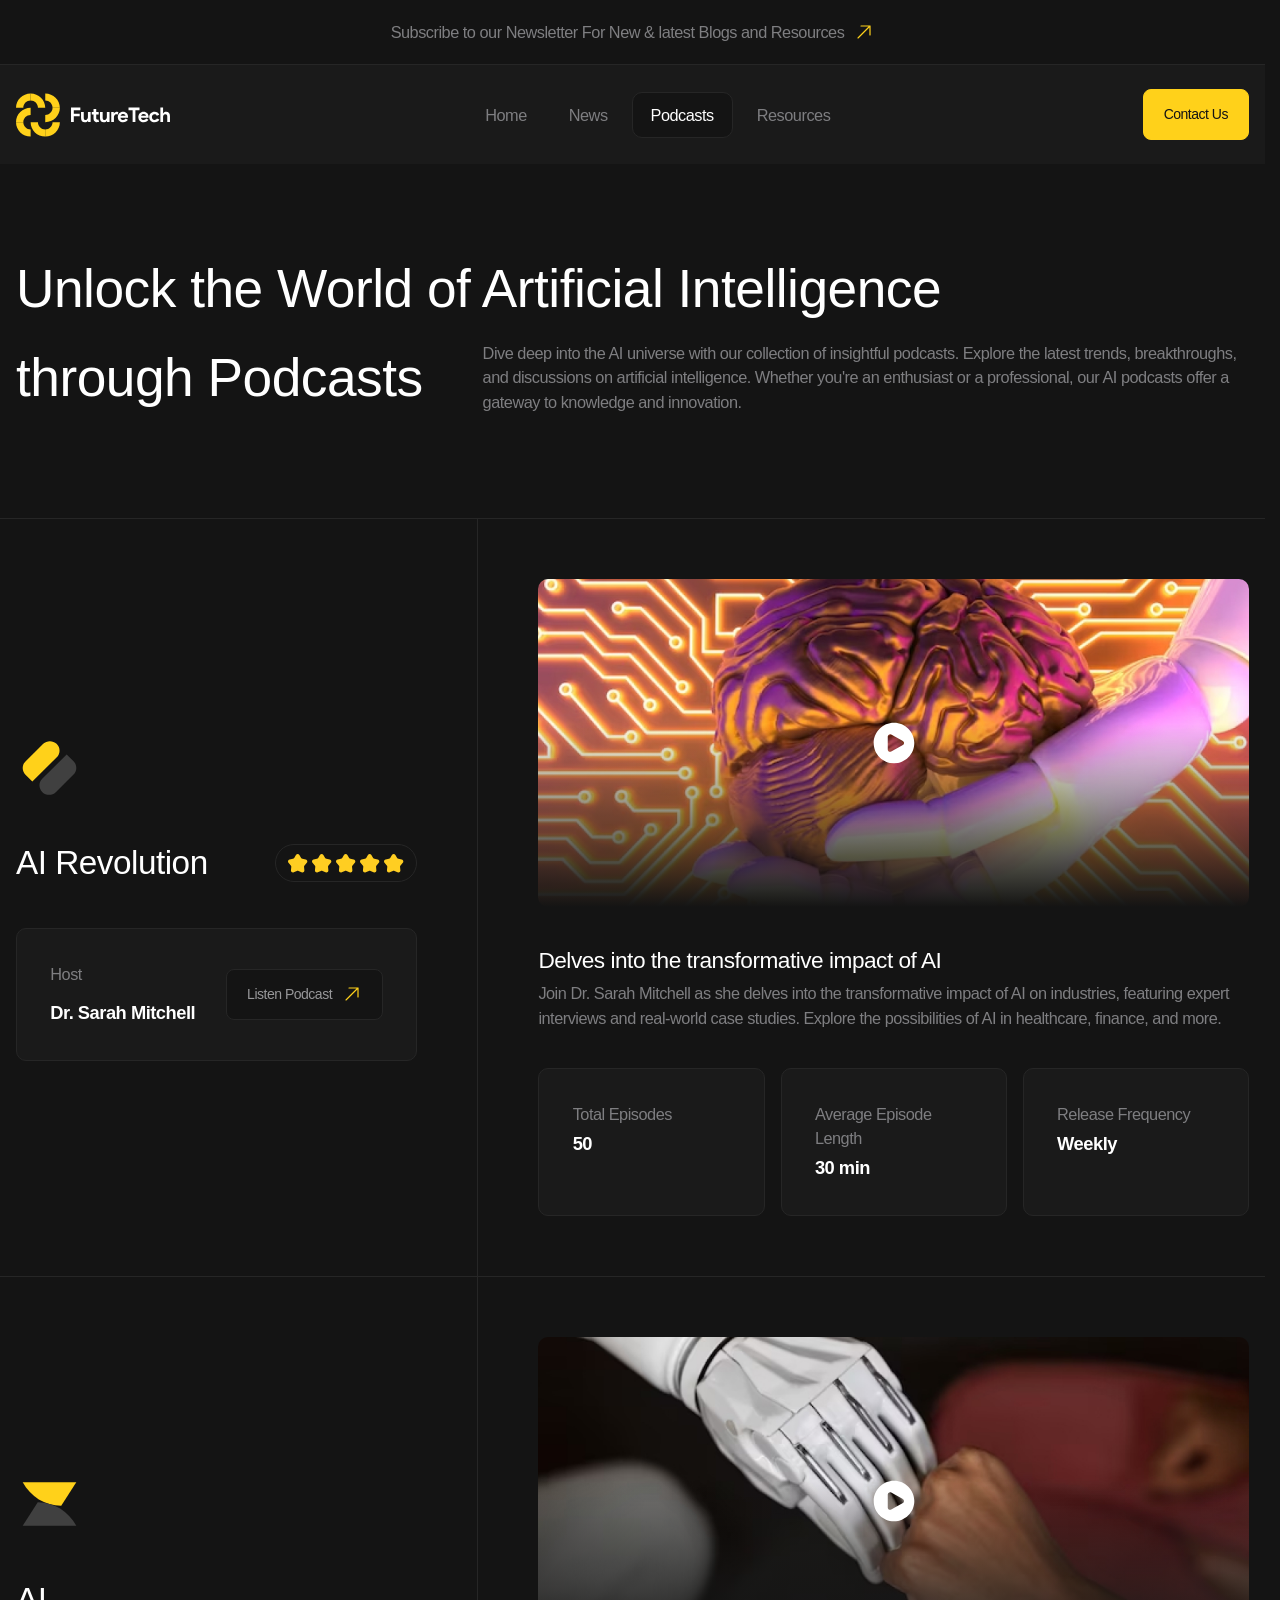
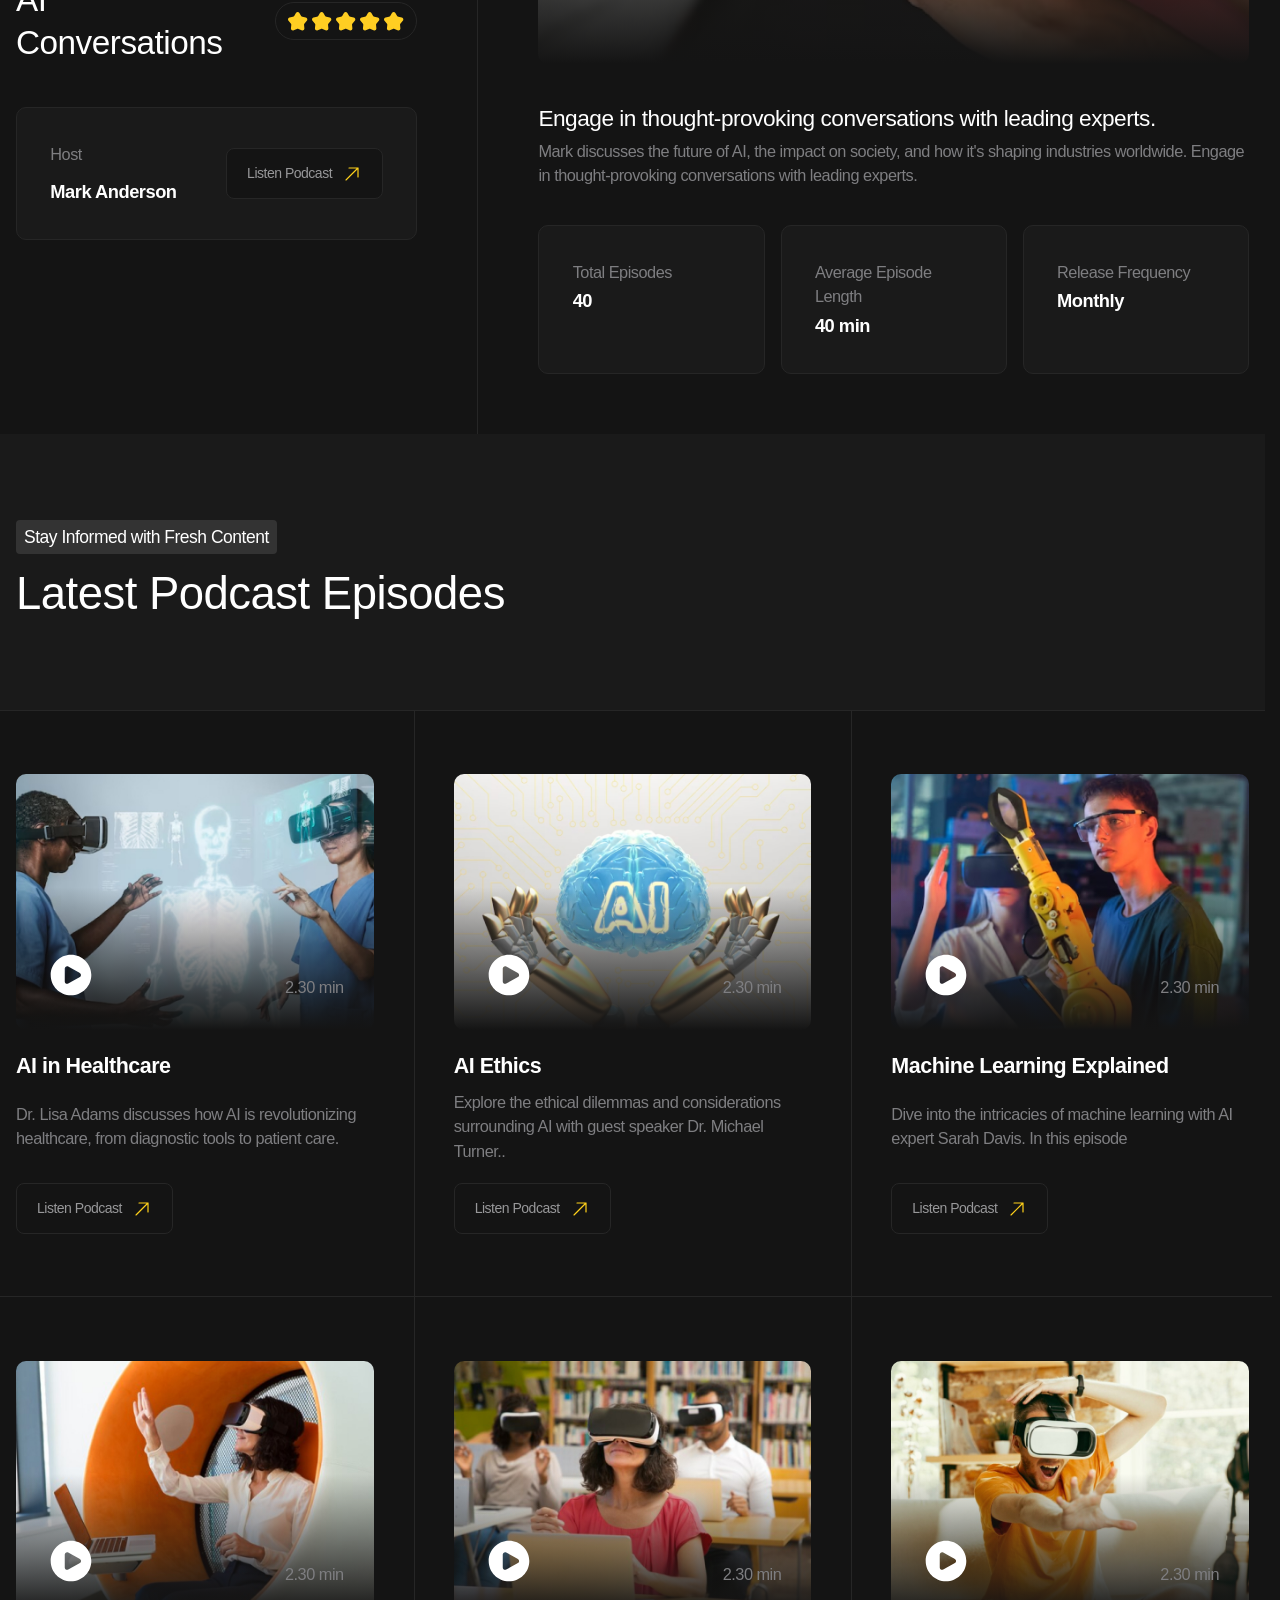
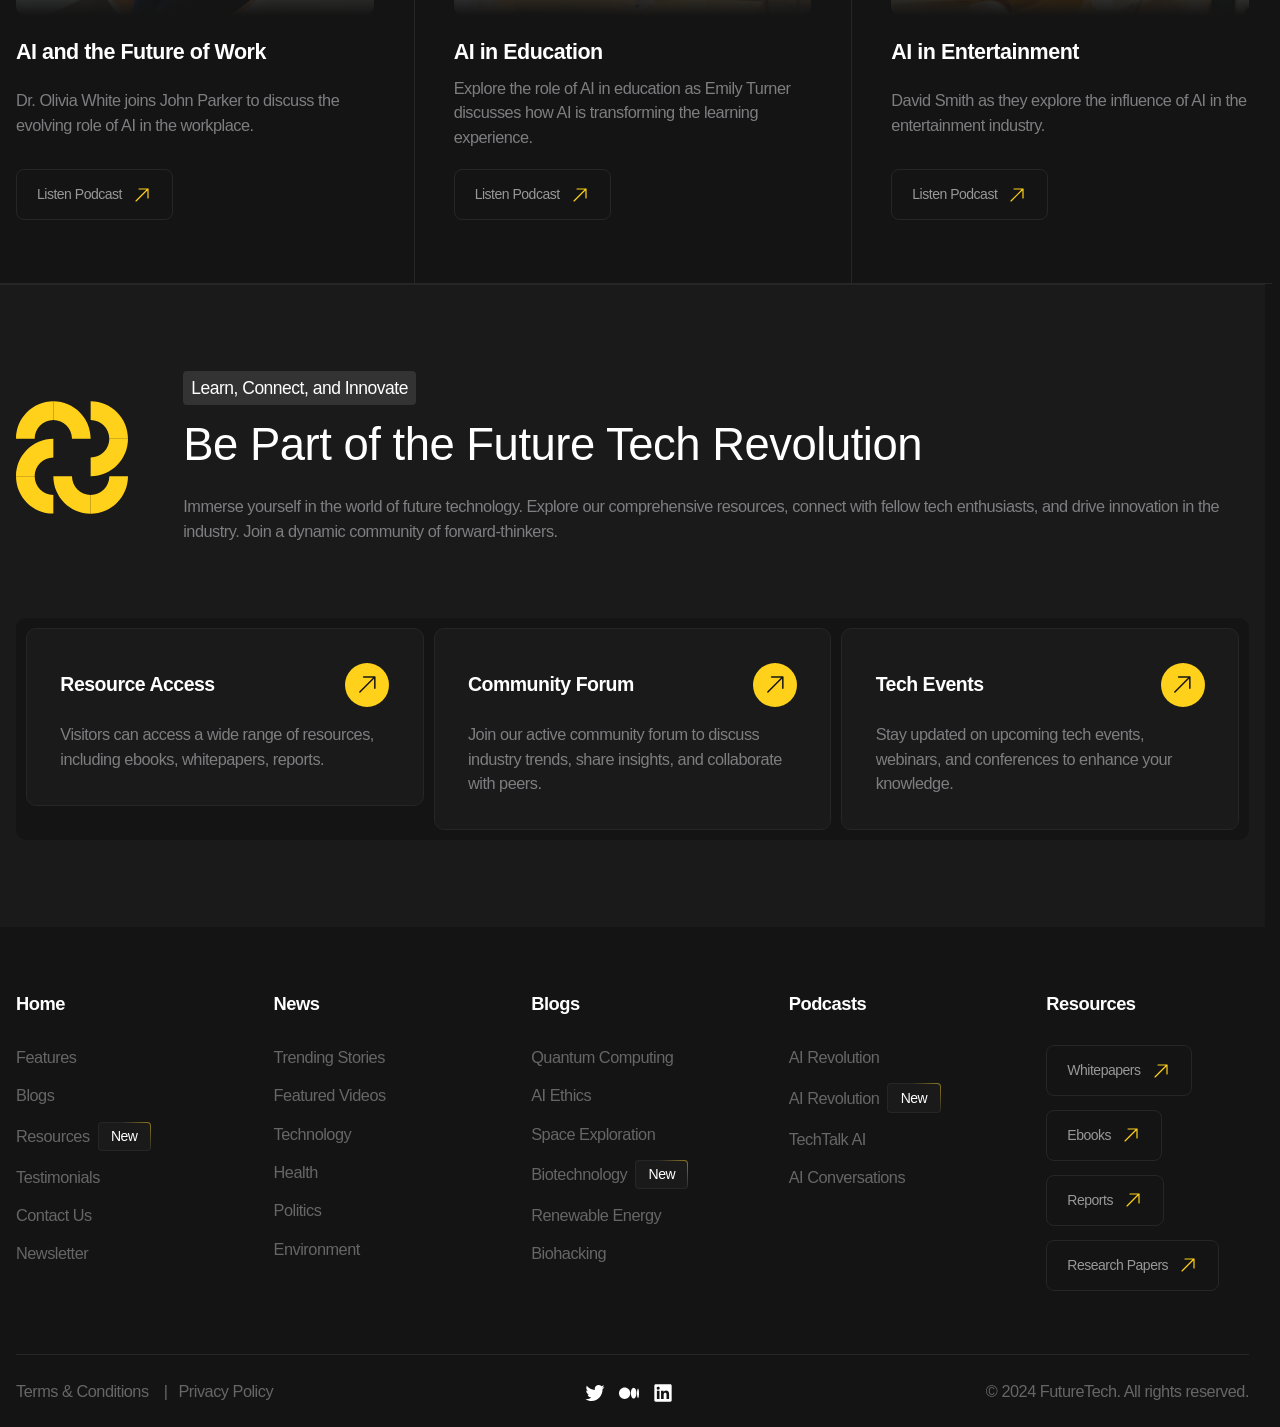
<file: podcasts.html>
<!DOCTYPE html>
<html lang="en">
<head>
    <meta charset="UTF-8">
    <meta name="viewport" content="width=device-width, user-scaleble=no, initial-scale=1.0, maximum-scale=1.0, minimum-scale=1.0">
    <title>Future Tech | Podcasts</title>
    <link rel="stylesheet" href="./styles/main.css">
    <script src="./scripts/main.js" type="module" defer></script>
</head>
<body>
    
    <header class="header" data-js-header>
        <div class="header__promo">
            <div class="header__promo-inner container">
                <a class="header__promo-link" href="/"><span class="icon icon--yellow-arrow">Subscribe to our Newsletter For New & latest Blogs and Resources</span></a>
            </div>
        </div>
        <div class="header__body">
            <div class="header__body-inner container">
                <a 
                    class="header__logo logo"  
                    href="/" 
                    aria-label="Home"
                    title="Home"
                >
                    <img 
                        class="logo__image"
                        src="./images/logo.svg" 
                        alt="" 
                        width="179" height="50"
                    >
                </a>
                <div class="header__overlay" data-js-header-overlay>
                    <nav class="header__menu">
                        <ul class="header__menu-list">
                            <li class="header__menu-item">
                                <a class="header__menu-link" href="./index.html">Home</a>
                            </li>
                            <li class="header__menu-item">
                                <a class="header__menu-link" href="./news.html">News</a>
                            </li>
                            <li class="header__menu-item">
                                <a class="header__menu-link is-active" href="./podcasts.html">Podcasts</a>
                            </li>
                            <li class="header__menu-item">
                                <a class="header__menu-link" href="./resources.html">Resources</a>
                            </li>
                        </ul>
                    </nav>
                    <a class="header__contact-us-link button button--accent" href="./contacts.html">
                        Contact Us
                    </a>
                </div>
                <button 
                    class="header__burger-button burger-button visible-mobile"
                    type="button"
                    aria-label="Open menu"
                    title="Open menu"
                    data-js-header-burger-button
                >
                    <span class="burger-button__line"></span>
                    <span class="burger-button__line"></span>
                    <span class="burger-button__line"></span>
                </button>
            </div>
        </div>
    </header>

    <main>
        <section class="hero-alt" aria-labelledby="podcasts-title">
            <header class="hero-alt__header">
                <div class="hero-alt__header-inner container">
                    <h1 class="hero-alt__title" id="podcasts-title">
                        Unlock the World of Artificial Intelligence  <span class="hero-alt__title-hidden-part">through Podcasts</span>
                    </h1>
                    <p class="hero-alt__subtitle h1 hidden-mobile" aria-hidden="true">through Podcasts</p>
                    <p class="hero-alt__description">Dive deep into the AI universe with our collection of insightful podcasts. Explore the latest trends, breakthroughs, and discussions on artificial intelligence. Whether you're an enthusiast or a professional, our AI podcasts offer a gateway to knowledge and innovation.</p>
                </div>
            </header>
            <div class="hero-alt__body">
                <ul class="list">
                    <li class="list__item">
                        <div class="card container">
                            <div class="card__preview">
                                <div class="card__preview-main">
                                    <img 
                                        class="card__preview-icon"
                                        src="./images/podcasts/icon-1.svg" 
                                        alt="" 
                                        width="80" height="80" loading="lazy"
                                    >
                                    <div class="card__preview-info">
                                        <h2 class="card__preview-title h3">AI Revolution</h2>
                                        <div class="card__rating-view rating-view">
                                            <div 
                                                class="rating-view__star is-active"
                                                aria-label="Rating 5 star"
                                                title="Rating 5 star"
                                            >
                                        
                                            </div>
                                            <div class="rating-view__star is-active"></div>
                                            <div class="rating-view__star is-active"></div>
                                            <div class="rating-view__star is-active"></div>
                                            <div class="rating-view__star is-active"></div>
                                        </div>
                                    </div>
                                </div>
                                <div class="card__preview-extra">
                                    <div class="card__cell tile">
                                        <h3 class="card__cell-subtitle">Host</h3>
                                        <p class="card__cell-description h6">Dr. Sarah Mitchell</p>
                                        <a class="card__cell-link button" href="/">
                                            <span class="icon icon--yellow-arrow">Listen Podcast</span>
                                        </a>
                                    </div>
                                </div>
                            </div>
                            <div class="card__body">
                                <div class="card__grid card__grid--3-cols">
                                    <div class="card__cell card__cell--wide">
                                        <div class="video-player" data-js-video-player>
                                            <video 
                                                class="video-player__video" 
                                                src="./videos/example.mp4"
                                                width="917" height="412"
                                                poster="./images/podcasts/poster-1.jpg"
                                                data-js-video-player-video
                                            ></video>
                                            <div 
                                                class="video-player__panel video-player__panel--center is-active" 
                                                data-js-video-player-panel
                                            >
                                                <button 
                                                    class="video-player__play-button"
                                                    type="button"
                                                    aria-label="Play video"
                                                    title="Play video"
                                                    data-js-video-player-play-button
                                                >
                                                    <svg width="70" height="70" viewBox="0 0 70 70" fill="none" xmlns="http://www.w3.org/2000/svg">
                                                        <path fill-rule="evenodd" clip-rule="evenodd" d="M6.5625 35C6.5625 19.2944 19.2944 6.5625 35 6.5625C50.7056 6.5625 63.4375 19.2944 63.4375 35C63.4375 50.7056 50.7056 63.4375 35 63.4375C19.2944 63.4375 6.5625 50.7056 6.5625 35ZM47.4663 32.1318C49.7167 33.382 49.7167 36.6183 47.4663 37.8685L31.1248 46.9471C28.9377 48.1621 26.25 46.5807 26.25 44.0788V25.9215C26.25 23.4196 28.9377 21.8381 31.1248 23.0531L47.4663 32.1318Z" fill="white"/>
                                                    </svg>
                                                </button>
                                            </div>
                                        </div>
                                    </div>
                                    <div class="card__cell card__cell--wide">
                                        <h3 class="card__cell-title h4">Delves into the transformative impact of AI</h3>
                                        <p class="card__cell-descriproin">
                                            Join Dr. Sarah Mitchell as she delves into the transformative impact of AI on industries, featuring expert interviews and real-world case studies. Explore the possibilities of AI in healthcare, finance, and more.
                                        </p>
                                    </div>
                                    <div class="card__cell tile">
                                        <p class="card__cell-title">Total Episodes</p>
                                        <p class="card__cell-description h6">50</p>
                                    </div>
                                    <div class="card__cell tile">
                                        <p class="card__cell-title">Average Episode Length</p>
                                        <p class="card__cell-description h6">30 min</p>
                                    </div>
                                    <div class="card__cell tile">
                                        <p class="card__cell-title">Release Frequency</p>
                                        <p class="card__cell-description h6">Weekly</p>
                                    </div>
                                </div>
                            </div>
                        </div>
                    </li>
                    <li class="list__item">
                        <div class="card container">
                            <div class="card__preview">
                                <div class="card__preview-main">
                                    <img 
                                        class="card__preview-icon"
                                        src="./images/podcasts/icon-2.svg" 
                                        alt="" 
                                        width="80" height="80" loading="lazy"
                                    >
                                    <div class="card__preview-info">
                                        <h2 class="card__preview-title h3">AI Conversations</h2>
                                        <div class="card__rating-view rating-view">
                                            <div 
                                                class="rating-view__star is-active"
                                                aria-label="Rating 5 star"
                                                title="Rating 5 star"
                                            >
                                        
                                            </div>
                                            <div class="rating-view__star is-active"></div>
                                            <div class="rating-view__star is-active"></div>
                                            <div class="rating-view__star is-active"></div>
                                            <div class="rating-view__star is-active"></div>
                                        </div>
                                    </div>
                                </div>
                                <div class="card__preview-extra">
                                    <div class="card__cell tile">
                                        <h3 class="card__cell-subtitle">Host</h3>
                                        <p class="card__cell-description h6">Mark Anderson</p>
                                        <a class="card__cell-link button" href="/">
                                            <span class="icon icon--yellow-arrow">Listen Podcast</span>
                                        </a>
                                    </div>
                                </div>
                            </div>
                            <div class="card__body">
                                <div class="card__grid card__grid--3-cols">
                                    <div class="card__cell card__cell--wide">
                                        <div class="video-player" data-js-video-player>
                                            <video 
                                                class="video-player__video" 
                                                src="./videos/example.mp4"
                                                width="917" height="412"
                                                poster="./images/podcasts/poster-2.jpg"
                                                data-js-video-player-video
                                            ></video>
                                            <div 
                                                class="video-player__panel video-player__panel--center is-active" 
                                                data-js-video-player-panel
                                            >
                                                <button 
                                                    class="video-player__play-button"
                                                    type="button"
                                                    aria-label="Play video"
                                                    title="Play video"
                                                    data-js-video-player-play-button
                                                >
                                                    <svg width="70" height="70" viewBox="0 0 70 70" fill="none" xmlns="http://www.w3.org/2000/svg">
                                                        <path fill-rule="evenodd" clip-rule="evenodd" d="M6.5625 35C6.5625 19.2944 19.2944 6.5625 35 6.5625C50.7056 6.5625 63.4375 19.2944 63.4375 35C63.4375 50.7056 50.7056 63.4375 35 63.4375C19.2944 63.4375 6.5625 50.7056 6.5625 35ZM47.4663 32.1318C49.7167 33.382 49.7167 36.6183 47.4663 37.8685L31.1248 46.9471C28.9377 48.1621 26.25 46.5807 26.25 44.0788V25.9215C26.25 23.4196 28.9377 21.8381 31.1248 23.0531L47.4663 32.1318Z" fill="white"/>
                                                    </svg>
                                                </button>
                                            </div>
                                        </div>
                                    </div>
                                    <div class="card__cell card__cell--wide">
                                        <h3 class="card__cell-title h4">Engage in thought-provoking conversations with leading experts.</h3>
                                        <p class="card__cell-descriproin">
                                            Mark discusses the future of AI, the impact on society, and how it's shaping industries worldwide. Engage in thought-provoking conversations with leading experts.
                                        </p>
                                    </div>
                                    <div class="card__cell tile">
                                        <p class="card__cell-title">Total Episodes</p>
                                        <p class="card__cell-description h6">40</p>
                                    </div>
                                    <div class="card__cell tile">
                                        <p class="card__cell-title">Average Episode Length</p>
                                        <p class="card__cell-description h6">40 min</p>
                                    </div>
                                    <div class="card__cell tile">
                                        <p class="card__cell-title">Release Frequency</p>
                                        <p class="card__cell-description h6">Monthly</p>
                                    </div>
                                </div>
                            </div>
                        </div>
                    </li>

                </ul>
            </div>
        </section>

        <section class="section" aria-labelledby="podcasts-video-title">
            <header class="section__header">
              <div class="section__header-inner container">
                <div class="section__header-info">
                  <p class="section__subtitle tag">Stay Informed with Fresh Content</p>
                  <h2 class="section__title" id="podcasts-video-title">Latest Podcast Episodes</h2>
                </div>
              </div>
            </header>

            <div class="section__body">
                <ul class="bordered-grid bordered-grid--3-cols container">
                    <li class="bordered-grid__item">
                        <div class="video-card">
                            <div class="video-card__player video-player" data-js-video-player>
                                <video 
                                    class="video-player__video video-player__video--small" 
                                    src="./videos/example.mp4"
                                    width="470" height="290"
                                    poster="./images/podcasts/video/poster-1.jpg"
                                    data-js-video-player-video
                                ></video>
                                <div class="video-player__panel is-active" data-js-video-player-panel>
                                    <button 
                                        class="video-player__play-button"
                                        type="button"
                                        aria-label="Play video"
                                        title="Play video"
                                        data-js-video-player-play-button
                                    >
                                        <svg width="70" height="70" viewBox="0 0 70 70" fill="none" xmlns="http://www.w3.org/2000/svg">
                                            <path fill-rule="evenodd" clip-rule="evenodd" d="M6.5625 35C6.5625 19.2944 19.2944 6.5625 35 6.5625C50.7056 6.5625 63.4375 19.2944 63.4375 35C63.4375 50.7056 50.7056 63.4375 35 63.4375C19.2944 63.4375 6.5625 50.7056 6.5625 35ZM47.4663 32.1318C49.7167 33.382 49.7167 36.6183 47.4663 37.8685L31.1248 46.9471C28.9377 48.1621 26.25 46.5807 26.25 44.0788V25.9215C26.25 23.4196 28.9377 21.8381 31.1248 23.0531L47.4663 32.1318Z" fill="white"/>
                                        </svg>
                                    </button>
                                    <div class="video-player__duration">2.30 min</div>
                                </div>
                            </div>
                            <div class="video-card__body">
                                <h4 class="video-card__title h5">AI in Healthcare</h4>
                                <div class="video-card__description">
                                    <p>Dr. Lisa Adams discusses how AI is revolutionizing healthcare, from diagnostic tools to patient care.</p>
                                </div>
                            </div>
                            <a class="video-card__link button" href="/">
                                <span class="icon icon--yellow-arrow">Listen Podcast</span>
                            </a>
                        </div>
                    </li>
                    <li class="bordered-grid__item">
                        <div class="video-card">
                            <div class="video-card__player video-player" data-js-video-player>
                                <video 
                                    class="video-player__video video-player__video--small" 
                                    src="./videos/example.mp4"
                                    width="470" height="290"
                                    poster="./images/podcasts/video/poster-2.jpg"
                                    data-js-video-player-video
                                ></video>
                                <div class="video-player__panel is-active" data-js-video-player-panel>
                                    <button 
                                        class="video-player__play-button"
                                        type="button"
                                        aria-label="Play video"
                                        title="Play video"
                                        data-js-video-player-play-button
                                    >
                                        <svg width="70" height="70" viewBox="0 0 70 70" fill="none" xmlns="http://www.w3.org/2000/svg">
                                            <path fill-rule="evenodd" clip-rule="evenodd" d="M6.5625 35C6.5625 19.2944 19.2944 6.5625 35 6.5625C50.7056 6.5625 63.4375 19.2944 63.4375 35C63.4375 50.7056 50.7056 63.4375 35 63.4375C19.2944 63.4375 6.5625 50.7056 6.5625 35ZM47.4663 32.1318C49.7167 33.382 49.7167 36.6183 47.4663 37.8685L31.1248 46.9471C28.9377 48.1621 26.25 46.5807 26.25 44.0788V25.9215C26.25 23.4196 28.9377 21.8381 31.1248 23.0531L47.4663 32.1318Z" fill="white"/>
                                        </svg>
                                    </button>
                                    <div class="video-player__duration">2.30 min</div>
                                </div>
                            </div>
                            <div class="video-card__body">
                                <h4 class="video-card__title h5">AI Ethics</h4>
                                <div class="video-card__description">
                                    <p>Explore the ethical dilemmas and considerations surrounding AI with guest speaker Dr. Michael Turner..</p>
                                </div>
                            </div>
                            <a class="video-card__link button" href="/">
                                <span class="icon icon--yellow-arrow">Listen Podcast</span>
                            </a>
                        </div>
                    </li>
                    <li class="bordered-grid__item">
                        <div class="video-card">
                            <div class="video-card__player video-player" data-js-video-player>
                                <video 
                                    class="video-player__video video-player__video--small" 
                                    src="./videos/example.mp4"
                                    width="470" height="290"
                                    poster="./images/podcasts/video/poster-3.jpg"
                                    data-js-video-player-video
                                ></video>
                                <div class="video-player__panel is-active" data-js-video-player-panel>
                                    <button 
                                        class="video-player__play-button"
                                        type="button"
                                        aria-label="Play video"
                                        title="Play video"
                                        data-js-video-player-play-button
                                    >
                                        <svg width="70" height="70" viewBox="0 0 70 70" fill="none" xmlns="http://www.w3.org/2000/svg">
                                            <path fill-rule="evenodd" clip-rule="evenodd" d="M6.5625 35C6.5625 19.2944 19.2944 6.5625 35 6.5625C50.7056 6.5625 63.4375 19.2944 63.4375 35C63.4375 50.7056 50.7056 63.4375 35 63.4375C19.2944 63.4375 6.5625 50.7056 6.5625 35ZM47.4663 32.1318C49.7167 33.382 49.7167 36.6183 47.4663 37.8685L31.1248 46.9471C28.9377 48.1621 26.25 46.5807 26.25 44.0788V25.9215C26.25 23.4196 28.9377 21.8381 31.1248 23.0531L47.4663 32.1318Z" fill="white"/>
                                        </svg>
                                    </button>
                                    <div class="video-player__duration">2.30 min</div>
                                </div>
                            </div>
                            <div class="video-card__body">
                                <h4 class="video-card__title h5">Machine Learning Explained</h4>
                                <div class="video-card__description">
                                    <p>Dive into the intricacies of machine learning with AI expert Sarah Davis. In this episode</p>
                                </div>
                            </div>
                            <a class="video-card__link button" href="/">
                                <span class="icon icon--yellow-arrow">Listen Podcast</span>
                            </a>
                        </div>
                    </li>
                    <li class="bordered-grid__item">
                        <div class="video-card">
                            <div class="video-card__player video-player" data-js-video-player>
                                <video 
                                    class="video-player__video video-player__video--small" 
                                    src="./videos/example.mp4"
                                    width="470" height="290"
                                    poster="./images/podcasts/video/poster-4.jpg"
                                    data-js-video-player-video
                                ></video>
                                <div class="video-player__panel is-active" data-js-video-player-panel>
                                    <button 
                                        class="video-player__play-button"
                                        type="button"
                                        aria-label="Play video"
                                        title="Play video"
                                        data-js-video-player-play-button
                                    >
                                        <svg width="70" height="70" viewBox="0 0 70 70" fill="none" xmlns="http://www.w3.org/2000/svg">
                                            <path fill-rule="evenodd" clip-rule="evenodd" d="M6.5625 35C6.5625 19.2944 19.2944 6.5625 35 6.5625C50.7056 6.5625 63.4375 19.2944 63.4375 35C63.4375 50.7056 50.7056 63.4375 35 63.4375C19.2944 63.4375 6.5625 50.7056 6.5625 35ZM47.4663 32.1318C49.7167 33.382 49.7167 36.6183 47.4663 37.8685L31.1248 46.9471C28.9377 48.1621 26.25 46.5807 26.25 44.0788V25.9215C26.25 23.4196 28.9377 21.8381 31.1248 23.0531L47.4663 32.1318Z" fill="white"/>
                                        </svg>
                                    </button>
                                    <div class="video-player__duration">2.30 min</div>
                                </div>
                            </div>
                            <div class="video-card__body">
                                <h4 class="video-card__title h5">AI and the Future of Work</h4>
                                <div class="video-card__description">
                                    <p>Dr. Olivia White joins John Parker to discuss the evolving role of AI in the workplace.</p>
                                </div>
                            </div>
                            <a class="video-card__link button" href="/">
                                <span class="icon icon--yellow-arrow">Listen Podcast</span>
                            </a>
                        </div>
                    </li>
                    <li class="bordered-grid__item">
                        <div class="video-card">
                            <div class="video-card__player video-player" data-js-video-player>
                                <video 
                                    class="video-player__video video-player__video--small" 
                                    src="./videos/example.mp4"
                                    width="470" height="290"
                                    poster="./images/podcasts/video/poster-5.jpg"
                                    data-js-video-player-video
                                ></video>
                                <div class="video-player__panel is-active" data-js-video-player-panel>
                                    <button 
                                        class="video-player__play-button"
                                        type="button"
                                        aria-label="Play video"
                                        title="Play video"
                                        data-js-video-player-play-button
                                    >
                                        <svg width="70" height="70" viewBox="0 0 70 70" fill="none" xmlns="http://www.w3.org/2000/svg">
                                            <path fill-rule="evenodd" clip-rule="evenodd" d="M6.5625 35C6.5625 19.2944 19.2944 6.5625 35 6.5625C50.7056 6.5625 63.4375 19.2944 63.4375 35C63.4375 50.7056 50.7056 63.4375 35 63.4375C19.2944 63.4375 6.5625 50.7056 6.5625 35ZM47.4663 32.1318C49.7167 33.382 49.7167 36.6183 47.4663 37.8685L31.1248 46.9471C28.9377 48.1621 26.25 46.5807 26.25 44.0788V25.9215C26.25 23.4196 28.9377 21.8381 31.1248 23.0531L47.4663 32.1318Z" fill="white"/>
                                        </svg>
                                    </button>
                                    <div class="video-player__duration">2.30 min</div>
                                </div>
                            </div>
                            <div class="video-card__body">
                                <h4 class="video-card__title h5">AI in Education</h4>
                                <div class="video-card__description">
                                    <p>Explore the role of AI in education as Emily Turner discusses how AI is transforming the learning experience.</p>
                                </div>
                            </div>
                            <a class="video-card__link button" href="/">
                                <span class="icon icon--yellow-arrow">Listen Podcast</span>
                            </a>
                        </div>
                    </li>
                    <li class="bordered-grid__item">
                        <div class="video-card">
                            <div class="video-card__player video-player" data-js-video-player>
                                <video 
                                    class="video-player__video video-player__video--small" 
                                    src="./videos/example.mp4"
                                    width="470" height="290"
                                    poster="./images/podcasts/video/poster-6.jpg"
                                    data-js-video-player-video
                                ></video>
                                <div class="video-player__panel is-active" data-js-video-player-panel>
                                    <button 
                                        class="video-player__play-button"
                                        type="button"
                                        aria-label="Play video"
                                        title="Play video"
                                        data-js-video-player-play-button
                                    >
                                        <svg width="70" height="70" viewBox="0 0 70 70" fill="none" xmlns="http://www.w3.org/2000/svg">
                                            <path fill-rule="evenodd" clip-rule="evenodd" d="M6.5625 35C6.5625 19.2944 19.2944 6.5625 35 6.5625C50.7056 6.5625 63.4375 19.2944 63.4375 35C63.4375 50.7056 50.7056 63.4375 35 63.4375C19.2944 63.4375 6.5625 50.7056 6.5625 35ZM47.4663 32.1318C49.7167 33.382 49.7167 36.6183 47.4663 37.8685L31.1248 46.9471C28.9377 48.1621 26.25 46.5807 26.25 44.0788V25.9215C26.25 23.4196 28.9377 21.8381 31.1248 23.0531L47.4663 32.1318Z" fill="white"/>
                                        </svg>
                                    </button>
                                    <div class="video-player__duration">2.30 min</div>
                                </div>
                            </div>
                            <div class="video-card__body">
                                <h4 class="video-card__title h5">AI in Entertainment</h4>
                                <div class="video-card__description">
                                    <p>David Smith as they explore the influence of AI in the entertainment industry.</p>
                                </div>
                            </div>
                            <a class="video-card__link button" href="/">
                                <span class="icon icon--yellow-arrow">Listen Podcast</span>
                            </a>
                        </div>
                    </li>
                </ul>
            </div>
            
        </section>

        <section class="about" aria-labelledby="about-title">
            <div class="about__inner container">
                <header class="about__header">
                    <img 
                        class="about__icon"
                        src="./images/about/icon.svg" 
                        alt="" 
                        width="150" height="150" loading="lazy"
                    >
                    <div class="about__info">
                        <p class="about__subtitle tag">Learn, Connect, and Innovate</p>
                        <h2 class="about__title" id="about-title">Be Part of the Future Tech Revolution</h2>
                    </div>
                    <div class="about__description">
                        <p>Immerse yourself in the world of future technology. Explore our comprehensive resources, connect with fellow tech enthusiasts, and drive innovation in the industry. Join a dynamic community of forward-thinkers.</p>
                    </div>
                </header>
                <ul class="about__list">
                    <li class="about__item">
                        <a class="about-card tile" href="/">
                            <h3 class="about-card__title circle-icon">Resource Access</h3>
                            <div class="about-card__description">
                                <p>Visitors can access a wide range of resources, including ebooks, whitepapers, reports.</p>
                            </div>
                        </a>
                    </li>
                    <li class="about__item">
                        <a class="about-card tile" href="/">
                            <h3 class="about-card__title circle-icon">Community Forum</h3>
                            <div class="about-card__description">
                                <p>Join our active community forum to discuss industry trends, share insights, and collaborate with peers.</p>
                            </div>
                        </a>
                    </li>
                    <li class="about__item">
                        <a class="about-card tile" href="/">
                            <h3 class="about-card__title circle-icon">Tech Events</h3>
                            <div class="about-card__description">
                                <p>Stay updated on upcoming tech events, webinars, and conferences to enhance your knowledge.</p>
                            </div>
                        </a>
                    </li>
                </ul>
            </div>
        </section>
    </main>

    <footer class="footer">
        <div class="footer__inner container">
            <div class="footer__body">
                <nav class="footer__menu">
                    <li class="footer__menu-column">
                        <a class="footer__menu-main-link h6" href="/">Home</a>
                        <ul class="footer__menu-list">
                            <li class="footer__menu-item">
                                <a class="footer__menu-link" href="/">Features</a>
                            </li>
                            <li class="footer__menu-item">
                                <a class="footer__menu-link" href="/">Blogs</a>
                            </li>
                            <li class="footer__menu-item">
                                <a class="footer__menu-link" href="/">Resources</a>
                                <span class="badge">New</span>
                            </li>
                            <li class="footer__menu-item">
                                <a class="footer__menu-link" href="/">Testimonials</a>
                            </li>
                            <li class="footer__menu-item">
                                <a class="footer__menu-link" href="/">Contact Us</a>
                            </li>
                            <li class="footer__menu-item">
                                <a class="footer__menu-link" href="/">Newsletter</a>
                            </li>
                        </ul>
                    </li>
                    <li class="footer__menu-column">
                        <a class="footer__menu-main-link h6" href="/">News</a>
                        <ul class="footer__menu-list">
                            <li class="footer__menu-item">
                                <a class="footer__menu-link" href="/">Trending Stories</a>
                            </li>
                            <li class="footer__menu-item">
                                <a class="footer__menu-link" href="/">Featured Videos</a>
                            </li>
                            <li class="footer__menu-item">
                                <a class="footer__menu-link" href="/">Technology</a>
                            </li>
                            <li class="footer__menu-item">
                                <a class="footer__menu-link" href="/">Health</a>
                            </li>
                            <li class="footer__menu-item">
                                <a class="footer__menu-link" href="/">Politics</a>
                            </li>
                            <li class="footer__menu-item">
                                <a class="footer__menu-link" href="/">Environment</a>
                            </li>
                        </ul>
                    </li>
                    <li class="footer__menu-column">
                        <a class="footer__menu-main-link h6" href="/">Blogs</a>
                        <ul class="footer__menu-list">
                            <li class="footer__menu-item">
                                <a class="footer__menu-link" href="/">Quantum Computing</a>
                            </li>
                            <li class="footer__menu-item">
                                <a class="footer__menu-link" href="/">AI Ethics</a>
                            </li>
                            <li class="footer__menu-item">
                                <a class="footer__menu-link" href="/">Space Exploration</a>
                            </li>
                            <li class="footer__menu-item">
                                <a class="footer__menu-link" href="/">Biotechnology</a>
                                <span class="badge">New</span>
                            </li>
                            <li class="footer__menu-item">
                                <a class="footer__menu-link" href="/">Renewable Energy</a>
                            </li>
                            <li class="footer__menu-item">
                                <a class="footer__menu-link" href="/">Biohacking</a>
                            </li>
                        </ul>
                    </li>
                    <li class="footer__menu-column">
                        <a class="footer__menu-main-link h6" href="/">Podcasts</a>
                        <ul class="footer__menu-list">
                            <li class="footer__menu-item">
                                <a class="footer__menu-link" href="/">AI Revolution</a>
                            </li>
                            <li class="footer__menu-item">
                                <a class="footer__menu-link" href="/">AI Revolution</a>
                                <span class="badge">New</span>
                            </li>
                            <li class="footer__menu-item">
                                <a class="footer__menu-link" href="/">TechTalk AI</a>
                            </li>
                            <li class="footer__menu-item">
                                <a class="footer__menu-link" href="/">AI Conversations</a>
                            </li>
                        </ul>
                    </li>
                    <li class="footer__menu-column">
                        <a class="footer__menu-main-link h6" href="/">Resources</a>
                        <ul class="footer__menu-list">
                            <li class="footer__menu-item">
                                <a class="footer__menu-link button" href="/">
                                    <span class="icon icon--yellow-arrow">Whitepapers</span>
                                </a>
                            </li>
                            <li class="footer__menu-item">
                                <a class="footer__menu-link button" href="/">
                                    <span class="icon icon--yellow-arrow">Ebooks</span>
                                </a>
                            </li>
                            <li class="footer__menu-item">
                                <a class="footer__menu-link button" href="/">
                                    <span class="icon icon--yellow-arrow">Reports</span>
                                </a>
                            </li>
                            <li class="footer__menu-item">
                                <a class="footer__menu-link button" href="/">
                                    <span class="icon icon--yellow-arrow">Research Papers</span>
                                </a>
                            </li>
                        </ul>
                    </li>
                </nav>
            </div>
            <div class="footer__extra">
                <div class="footer__extra-menu">
                    <ul class="footer__extra-menu-list">
                        <li class="footer__extra-menu-item">
                            <a class="footer__extra-menu-link" href="/">Terms & Conditions</a>
                        </li>
                        <li class="footer__extra-menu-item">
                            <a class="footer__extra-menu-link" href="/">Privacy Policy</a>
                        </li>
                    </ul>
                </div>
                <div class="footer__soc1als soc1als">
                    <ul class="soc1als__list">
                        <li class="soc1als__item">
                            <a 
                                class="soc1als__link" 
                                href="/" 
                                target="_blank" 
                                aria-label="Twitter" 
                                title="Twitter"
                            >
                                <svg width="24" height="24" viewBox="0 0 24 24" fill="none" xmlns="http://www.w3.org/2000/svg">
                                    <path d="M21.0571 7.18114C21.0664 7.39235 21.0664 7.59395 21.0664 7.80515C21.0756 14.2084 16.3712 21.6004 7.76793 21.6004C5.23048 21.6004 2.73933 20.842 0.600098 19.4212C0.970528 19.4692 1.34096 19.4884 1.71139 19.4884C3.81358 19.4884 5.86021 18.7588 7.51789 17.4052C5.51756 17.3668 3.75802 16.0132 3.14681 14.0356C3.85063 14.1796 4.57296 14.1508 5.25826 13.9492C3.08198 13.5076 1.51691 11.5204 1.50765 9.20675C1.50765 9.18755 1.50765 9.16835 1.50765 9.14915C2.15591 9.52355 2.88751 9.73475 3.62837 9.75395C1.58174 8.33315 0.942746 5.50114 2.18369 3.28353C4.5637 6.31714 8.06427 8.15075 11.8241 8.35235C11.4445 6.67234 11.9631 4.90594 13.1762 3.71553C15.0561 1.88193 18.0196 1.97793 19.7977 3.92673C20.8441 3.71553 21.8535 3.31233 22.7704 2.74593C22.4185 3.86913 21.6869 4.81954 20.7145 5.42434C21.6406 5.30914 22.5481 5.04994 23.4001 4.66594C22.7704 5.64514 21.9739 6.48994 21.0571 7.18114Z" fill="white"/>
                                </svg>
                            </a>
                        </li>
                        <li class="soc1als__item">
                            <a 
                                class="soc1als__link" 
                                href="/" 
                                target="_blank" 
                                aria-label="Mediun" 
                                title="Mediun"
                            >
                                <svg width="24" height="24" viewBox="0 0 24 24" fill="none" xmlns="http://www.w3.org/2000/svg">
                                    <path d="M13.5374 12.2281C13.5374 15.9988 10.5069 19.0556 6.76883 19.0556C3.03073 19.0556 0 15.9981 0 12.2281C0 8.45806 3.0305 5.40039 6.76883 5.40039C10.5072 5.40039 13.5374 8.45737 13.5374 12.2281Z" fill="white"/>
                                    <path d="M20.9627 12.2285C20.9627 15.7778 19.4474 18.6563 17.5783 18.6563C15.7091 18.6563 14.1938 15.7778 14.1938 12.2285C14.1938 8.67922 15.7089 5.80078 17.578 5.80078C19.4472 5.80078 20.9625 8.67829 20.9625 12.2285" fill="white"/>
                                    <path d="M24 12.228C24 15.4073 23.4672 17.9862 22.8097 17.9862C22.1522 17.9862 21.6196 15.408 21.6196 12.228C21.6196 9.04797 22.1525 6.46973 22.8097 6.46973C23.467 6.46973 24 9.04774 24 12.228Z" fill="white"/>
                                </svg>
                            </a>
                        </li>
                        <li class="soc1als__item">
                            <a 
                                class="soc1als__link" 
                                href="/" 
                                target="_blank" 
                                aria-label="LinkedIn" 
                                title="LinkedIn"
                            >
                                <svg width="24" height="24" viewBox="0 0 24 24" fill="none" xmlns="http://www.w3.org/2000/svg">
                                    <path d="M20.8647 1.59961H3.13554C2.72832 1.59961 2.33777 1.76138 2.04982 2.04933C1.76187 2.33728 1.6001 2.72783 1.6001 3.13505V20.8642C1.6001 21.2714 1.76187 21.6619 2.04982 21.9499C2.33777 22.2378 2.72832 22.3996 3.13554 22.3996H20.8647C21.2719 22.3996 21.6624 22.2378 21.9504 21.9499C22.2383 21.6619 22.4001 21.2714 22.4001 20.8642V3.13505C22.4001 2.72783 22.2383 2.33728 21.9504 2.04933C21.6624 1.76138 21.2719 1.59961 20.8647 1.59961ZM7.79965 19.3186H4.67243V9.38516H7.79965V19.3186ZM6.23388 8.00861C5.87915 8.00661 5.53296 7.89958 5.239 7.70102C4.94504 7.50246 4.71649 7.22127 4.58219 6.89294C4.44789 6.56461 4.41386 6.20386 4.48439 5.8562C4.55492 5.50855 4.72686 5.18958 4.9785 4.93955C5.23014 4.68952 5.5502 4.51964 5.8983 4.45134C6.2464 4.38304 6.60693 4.41939 6.93439 4.5558C7.26185 4.6922 7.54156 4.92255 7.73823 5.21778C7.9349 5.51301 8.03971 5.85988 8.03943 6.21461C8.04278 6.45211 7.99827 6.68784 7.90857 6.90777C7.81887 7.1277 7.68582 7.32732 7.51733 7.49473C7.34884 7.66215 7.14837 7.79392 6.92787 7.88221C6.70736 7.97049 6.47134 8.01348 6.23388 8.00861ZM19.3263 19.3273H16.2005V13.9005C16.2005 12.3001 15.5202 11.8061 14.642 11.8061C13.7147 11.8061 12.8047 12.5052 12.8047 13.9409V19.3273H9.67743V9.39239H12.6848V10.7689H12.7252C13.0271 10.1579 14.0844 9.11361 15.6979 9.11361C17.4428 9.11361 19.3278 10.1493 19.3278 13.1826L19.3263 19.3273Z" fill="white"/>
                                </svg>
                            </a>
                        </li>
                    </ul>
                </div>
                <p class="footer__coryright">© <time datetime="2024">2024</time> FutureTech. All rights reserved.</p>
            </div>
        </div>
    </footer>
</body>
</html>
</file>
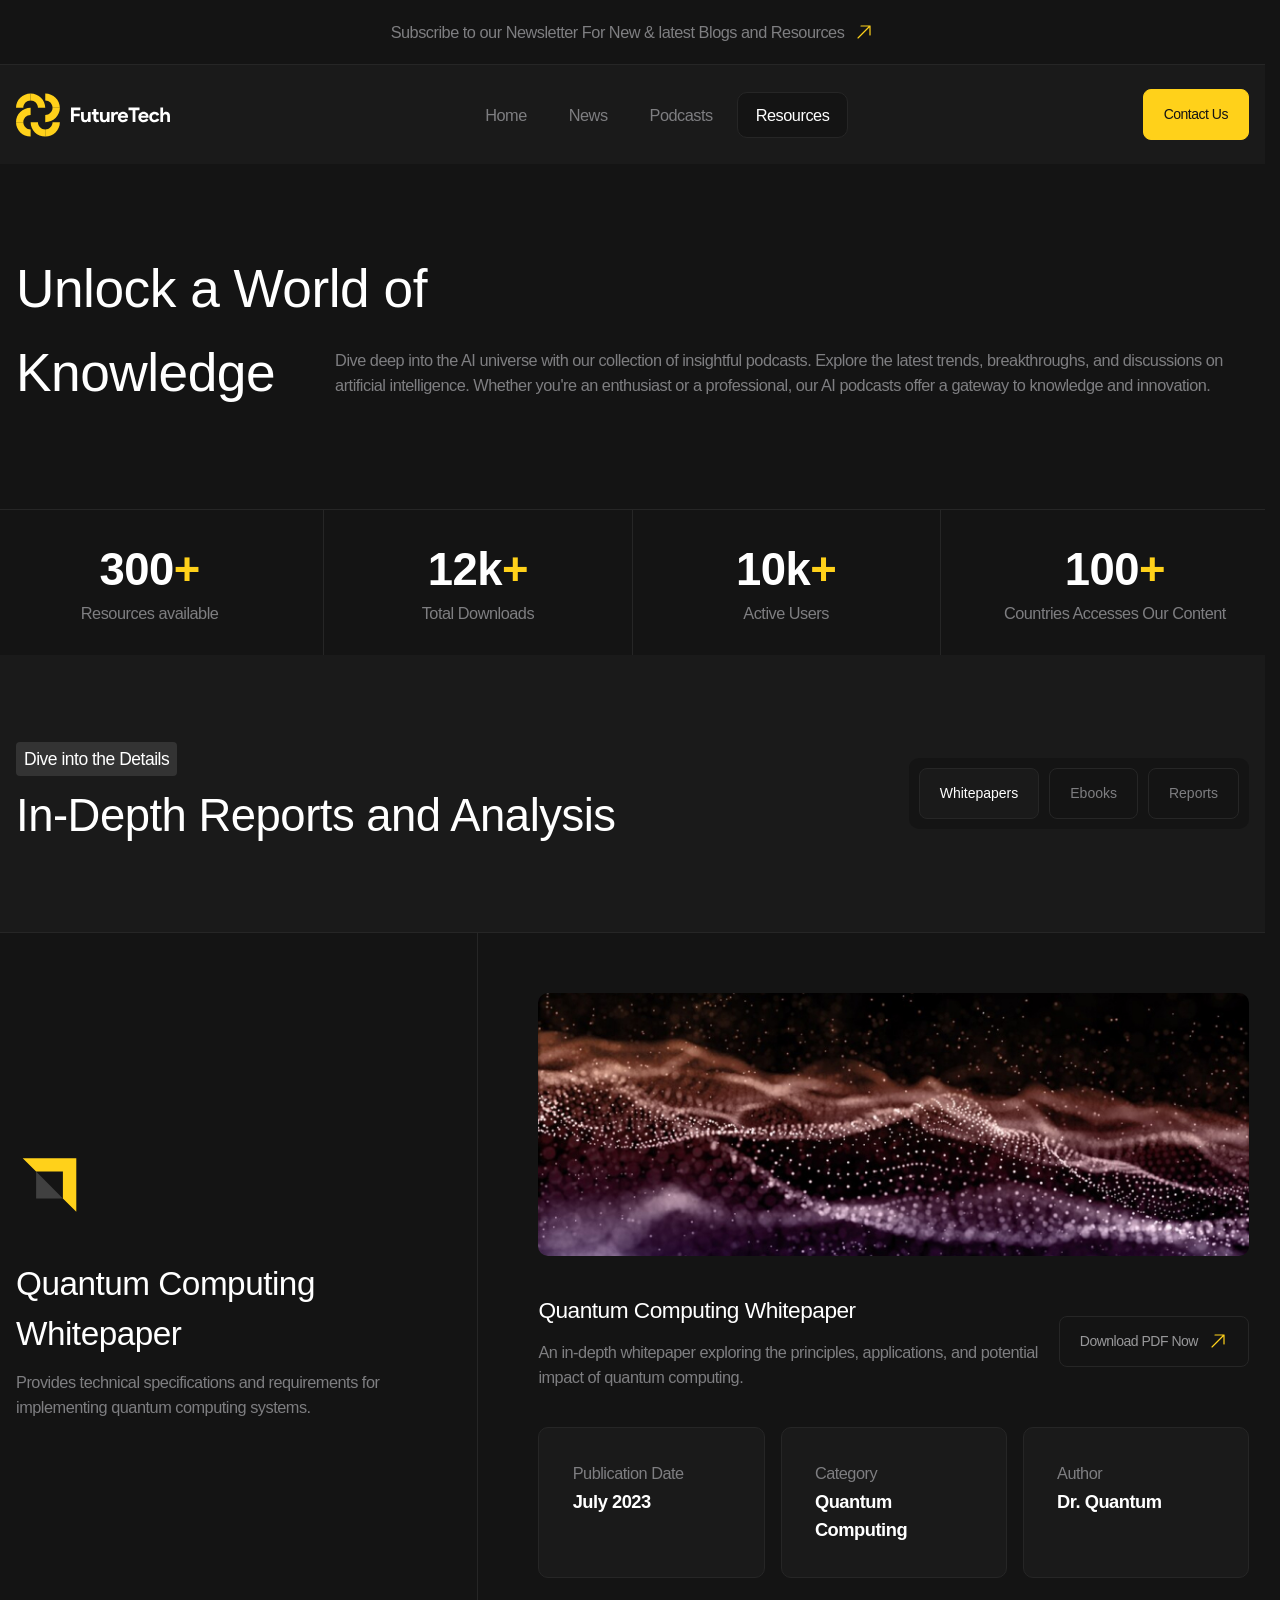
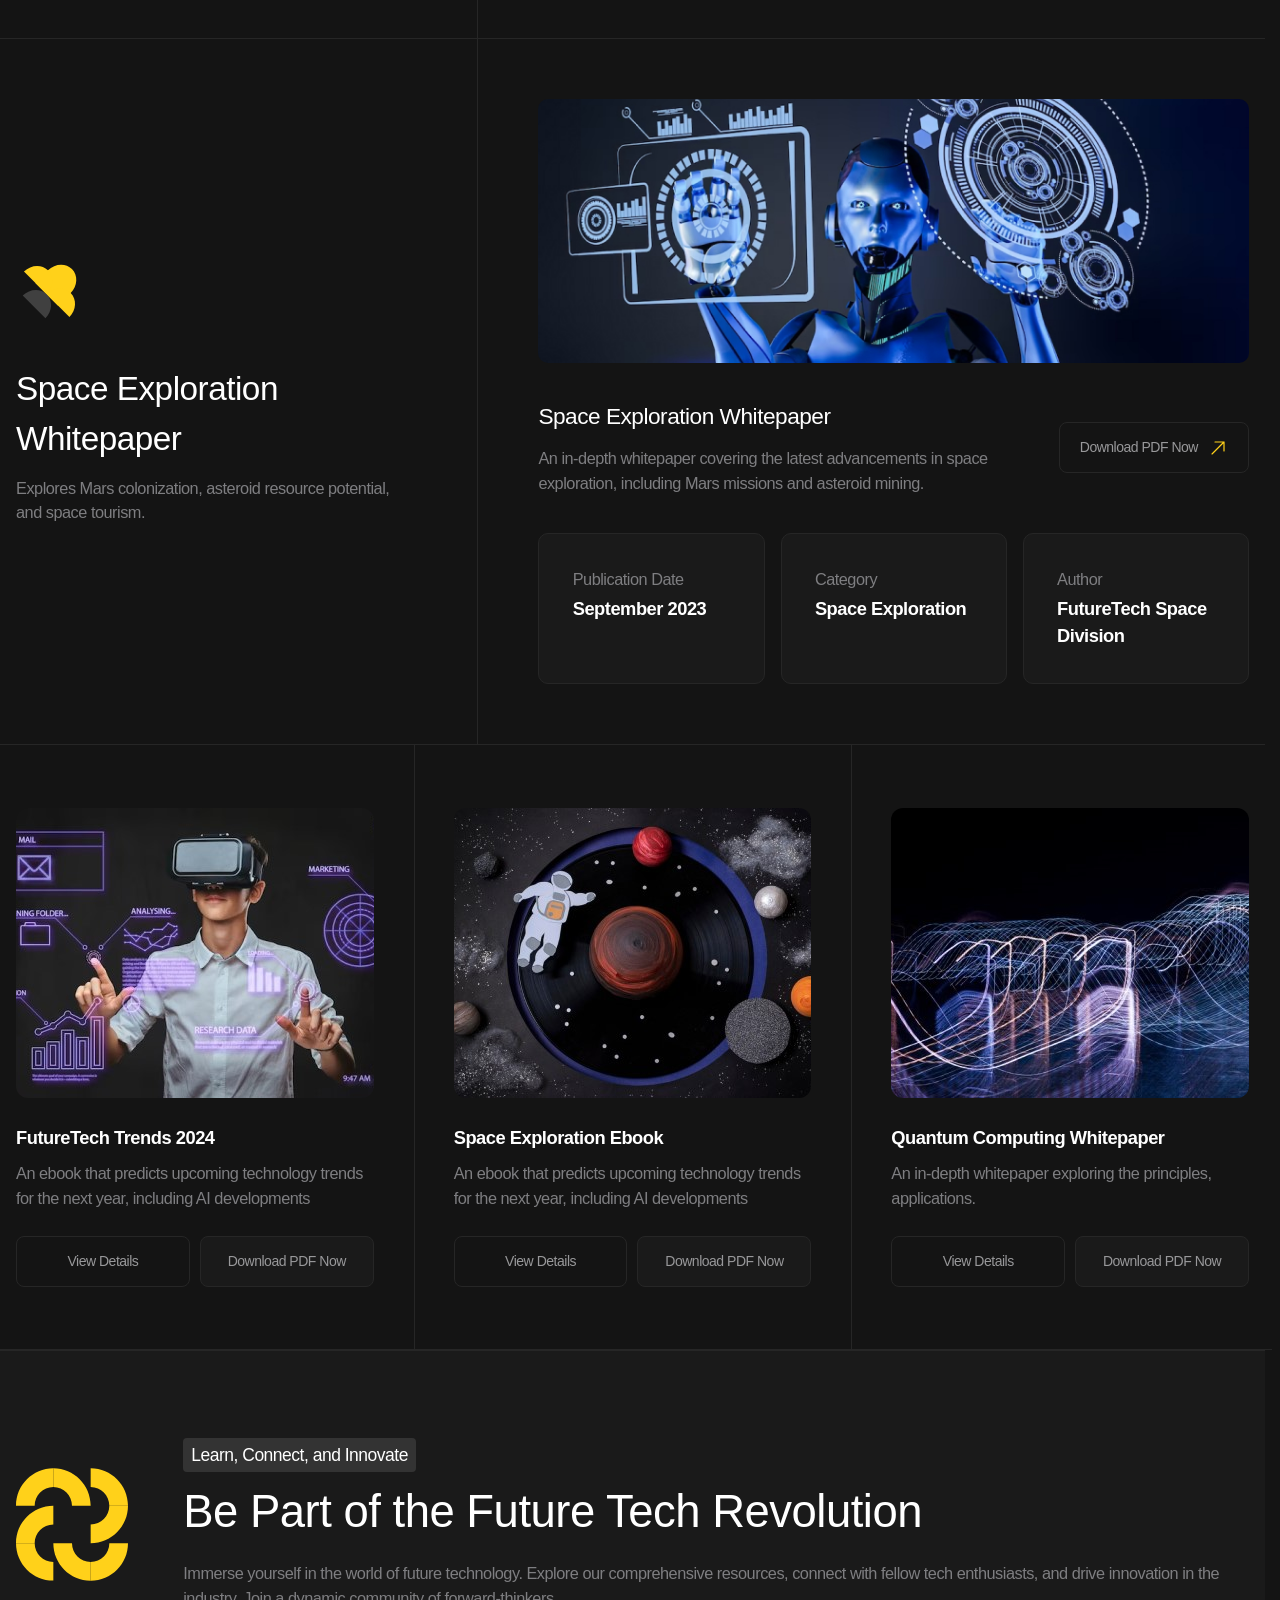
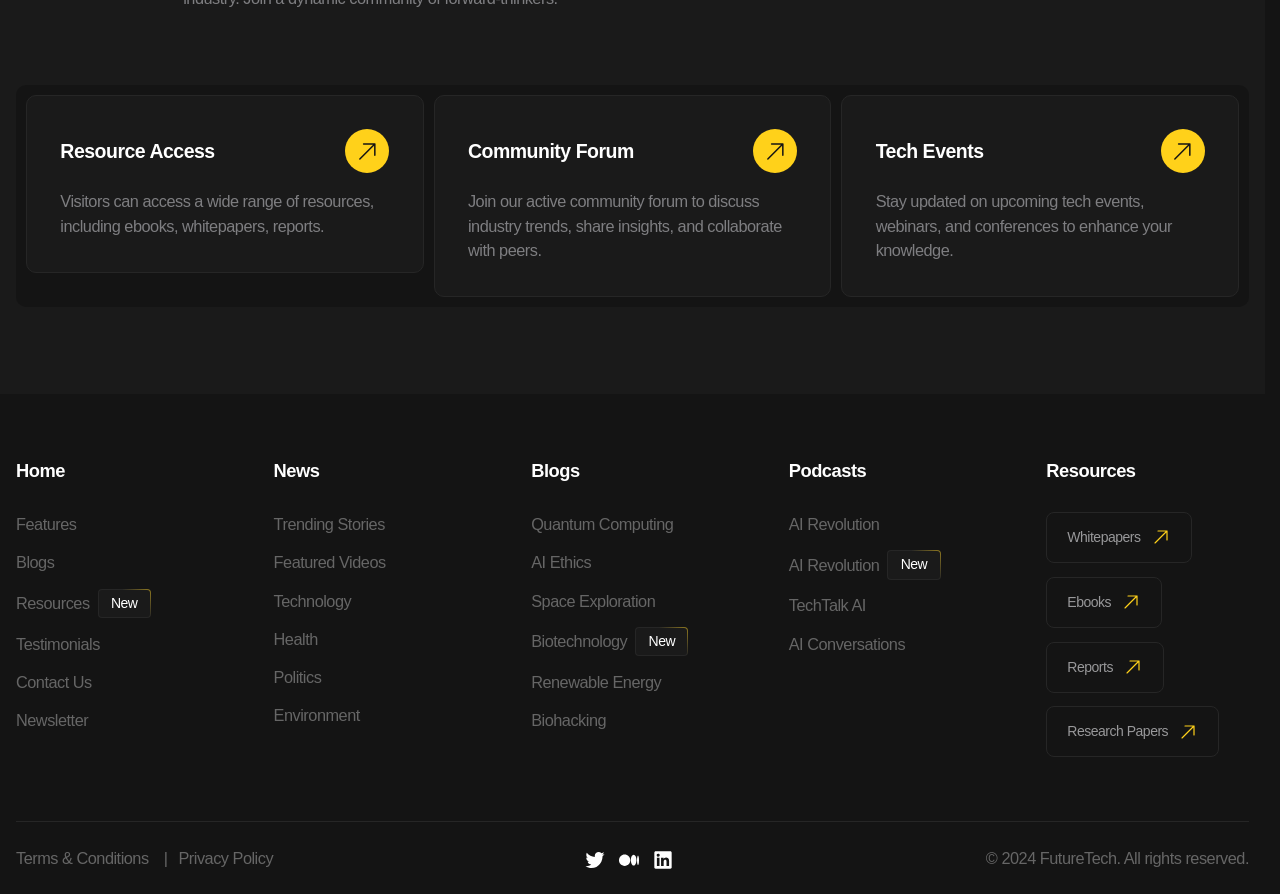
<file: resources.html>
<!DOCTYPE html>
<html lang="en">
<head>
    <meta charset="UTF-8">
    <meta name="viewport" content="width=device-width, user-scaleble=no, initial-scale=1.0, maximum-scale=1.0, minimum-scale=1.0">
    <title>Future Tech | Resources</title>
    <link rel="stylesheet" href="./styles/main.css">
    <script src="./scripts/main.js" type="module" defer></script>
</head>
<body>
    
    <header class="header" data-js-header>
        <div class="header__promo">
            <div class="header__promo-inner container">
                <a class="header__promo-link" href="/"><span class="icon icon--yellow-arrow">Subscribe to our Newsletter For New & latest Blogs and Resources</span></a>
            </div>
        </div>
        <div class="header__body">
            <div class="header__body-inner container">
                <a 
                    class="header__logo logo"  
                    href="/" 
                    aria-label="Home"
                    title="Home"
                >
                    <img 
                        class="logo__image"
                        src="./images/logo.svg" 
                        alt="" 
                        width="179" height="50"
                    >
                </a>
                <div class="header__overlay" data-js-header-overlay>
                    <nav class="header__menu">
                        <ul class="header__menu-list">
                            <li class="header__menu-item">
                                <a class="header__menu-link" href="./index.html">Home</a>
                            </li>
                            <li class="header__menu-item">
                                <a class="header__menu-link" href="./news.html">News</a>
                            </li>
                            <li class="header__menu-item">
                                <a class="header__menu-link" href="./podcasts.html">Podcasts</a>
                            </li>
                            <li class="header__menu-item">
                                <a class="header__menu-link is-active" href="./resources.html">Resources</a>
                            </li>
                        </ul>
                    </nav>
                    <a class="header__contact-us-link button button--accent" href="./contacts.html">
                        Contact Us
                    </a>
                </div>
                <button 
                    class="header__burger-button burger-button visible-mobile"
                    type="button"
                    aria-label="Open menu"
                    title="Open menu"
                    data-js-header-burger-button
                >
                    <span class="burger-button__line"></span>
                    <span class="burger-button__line"></span>
                    <span class="burger-button__line"></span>
                </button>
            </div>
        </div>
    </header>

    <main>
        <section class="hero-alt" aria-labelledby="resourses-title">
            <header class="hero-alt__header">
                <div class="hero-alt__header-inner container">
                    <h1 class="hero-alt__title" id="resourses-title">
                        Unlock a World of   <span class="hero-alt__title-hidden-part">Knowledge</span>
                    </h1>
                    <p class="hero-alt__subtitle h1 hidden-mobile" aria-hidden="true">Knowledge</p>
                    <p class="hero-alt__description">Dive deep into the AI universe with our collection of insightful podcasts. Explore the latest trends, breakthroughs, and discussions on artificial intelligence. Whether you're an enthusiast or a professional, our AI podcasts offer a gateway to knowledge and innovation.</p>
                </div>
            </header>
            <div class="hero-alt__body">
                <div class="metrics metrics--4-cols container">
                    <dl class="metrics__list">
                        <div class="metrics__item">
                            <dt class="metrics__key">Resources available</dt>
                            <dd class="metrics__value h2">300<span class="metrics__sign">+</span></dd>
                        </div>
                        <div class="metrics__item">
                            <dt class="metrics__key">Total Downloads</dt>
                            <dd class="metrics__value h2">12k<span class="metrics__sign">+</span></dd>
                        </div>
                        <div class="metrics__item">
                            <dt class="metrics__key">Active Users</dt>
                            <dd class="metrics__value h2">10k<span class="metrics__sign">+</span></dd>
                        </div>
                        <div class="metrics__item">
                            <dt class="metrics__key">Countries Accesses Our Content </dt>
                            <dd class="metrics__value h2">100<span class="metrics__sign">+</span></dd>
                        </div>
                    </dl>
                </div>
            </div>
        </section>

        <section class="section tabs" aria-labelledby="reports-title" data-js-tabs>
            <header class="section__header">
              <div class="section__header-inner container">
                <div class="section__header-info">
                  <p class="section__subtitle tag">Dive into the Details</p>
                  <h2 class="section__title" id="reports-title">In-Depth Reports and Analysis</h2>
                </div>
                <div class="section__actions">
                    <div
                        class="tabs__buttons tabs__buttons--compact"
                        role="tablist"
                        aria-labelledby="reports-title"
                    >
                        <button
                            class="tabs__button is-active"
                            id="tab-1"
                            type="button"
                            role="tab"
                            aria-controls="tabpanel-1"
                            data-js-tabs-button
                            aria-selected="true"
                        >
                            Whitepapers
                        </button>
                        <button
                            class="tabs__button"
                            id="tab-2"
                            type="button"
                            role="tab"
                            aria-controls="tabpanel-2"
                            data-js-tabs-button
                            aria-selected="false"
                            tabindex="-1"
                        >
                            Ebooks
                        </button>
                        <button
                            class="tabs__button"
                            id="tab-3"
                            type="button"
                            role="tab"
                            aria-controls="tabpanel-3"
                            data-js-tabs-button
                            aria-selected="false"
                            tabindex="-1"
                        >
                            Reports
                        </button>
                    </div>
                </div>
              </div>
            </header>
            <div class="section__body">
                <div class="tabs__body">
                    <div
                        class="tabs__content is-active"
                        id="tabpanel-1"
                        aria-labelledby="tab-1"
                        tabindex="0"
                        data-js-tabs-content
                    >
                        <ul class="list">
                            <li class="list__item">
                                <div class="card container">
                                    <div class="card__preview">
                                        <div class="card__preview-main">
                                            <img 
                                                class="card__preview-icon"
                                                src="./images/reports/icon-1.svg" 
                                                alt="" 
                                                width="80" height="80" loading="lazy"
                                            >
                                            <div class="card__preview-info">
                                                <h3 class="card__preview-title">Quantum Computing Whitepaper</h3>
                                                <div class="card__preview-description">
                                                    <p>Provides technical specifications and requirements for implementing quantum computing systems.</p>
                                                </div>
                                            </div>
                                        </div>
                                    </div>
                                    <div class="card__body">
                                        <div class="card__grid card__grid--3-cols-alt">
                                            <div class="card__cell card__cell--wide">
                                                <img 
                                                    class="card__cell-image" 
                                                    src="./images/reports/details-1.jpg" 
                                                    alt=""
                                                    width="917" height="322" loading="lazy"
                                                >
                                            </div>
                                            <div class="card__cell card__cell--wide">
                                                <h4 class="card__cell-title">Quantum Computing Whitepaper</h4>
                                                <p class="card__cell-descriproin">
                                                    An in-depth whitepaper exploring the principles, applications, and potential impact of quantum computing.
                                                </p>
                                                <a class="card__cell-link button button-dark-gray" href="" download/>
                                                    <span class="icon icon--yellow-arrow">Download PDF Now</span>
                                                </a>
                                            </div>
                                            <div class="card__cell tile">
                                                <p class="card__cell-title">Publication Date</p>
                                                <p class="card__cell-description h6"><time datetime="2023-07">July 2023</time></p>
                                            </div>
                                            <div class="card__cell tile">
                                                <p class="card__cell-title">Category</p>
                                                <p class="card__cell-description h6">Quantum Computing</p>
                                            </div>
                                            <div class="card__cell tile card__cell--wide-on-mobile-s">
                                                <p class="card__cell-title">Author</p>
                                                <p class="card__cell-description h6">Dr. Quantum</p>
                                            </div>
                                        </div>
                                    </div>
                                </div>
                            </li>
                            <li class="list__item">
                                <div class="card container">
                                    <div class="card__preview">
                                        <div class="card__preview-main">
                                            <img 
                                                class="card__preview-icon"
                                                src="./images/reports/icon-2.svg" 
                                                alt="" 
                                                width="80" height="80" loading="lazy"
                                            >
                                            <div class="card__preview-info">
                                                <h3 class="card__preview-title">Space Exploration Whitepaper</h3>
                                                <div class="card__preview-description">
                                                    <p>Explores Mars colonization, asteroid resource potential, and space tourism.</p>
                                                </div>
                                            </div>
                                        </div>
                                    </div>
                                    <div class="card__body">
                                        <div class="card__grid card__grid--3-cols-alt">
                                            <div class="card__cell card__cell--wide">
                                                <img 
                                                    class="card__cell-image" 
                                                    src="./images/reports/details-2.jpg" 
                                                    alt=""
                                                    width="917" height="322" loading="lazy"
                                                >
                                            </div>
                                            <div class="card__cell card__cell--wide">
                                                <h4 class="card__cell-title">Space Exploration Whitepaper</h4>
                                                <p class="card__cell-descriproin">
                                                    An in-depth whitepaper covering the latest advancements in space exploration, including Mars missions and asteroid mining.
                                                </p>
                                                <a class="card__cell-link button button-dark-gray" href="" download/>
                                                    <span class="icon icon--yellow-arrow">Download PDF Now</span>
                                                </a>
                                            </div>
                                            <div class="card__cell tile">
                                                <p class="card__cell-title">Publication Date</p>
                                                <p class="card__cell-description h6"><time datetime="2023-09">September 2023</time></p>
                                            </div>
                                            <div class="card__cell tile">
                                                <p class="card__cell-title">Category</p>
                                                <p class="card__cell-description h6">Space Exploration</p>
                                            </div>
                                            <div class="card__cell tile card__cell--wide-on-mobile-s">
                                                <p class="card__cell-title">Author</p>
                                                <p class="card__cell-description h6">FutureTech Space Division</p>
                                            </div>
                                        </div>
                                    </div>
                                </div>
                            </li>
                        </ul>
                        <ul class="bordered-grid bordered-grid--3-cols container">
                            <li class="bordered-grid__item">
                                <div class="report-card">
                                    <img 
                                        class="report-card__image"
                                        src="./images/reports/1.jpg" 
                                        alt=""
                                        width="470" height="290" loading="lazy"
                                    >
                                    <div class="report-card__body">
                                        <h3 class="report-card__title h6">FutureTech Trends 2024</h3>
                                        <div class="report-card__description">
                                            <p>
                                                An ebook that predicts upcoming technology trends for the next year, including AI developments
                                            </p>
                                        </div>
                                    </div>
                                    <div class="report-card__actions">
                                        <a class="report-card__details-link button" href="/">View Details</a>
                                        <a class="report-card__download-link button button--dark-gray" href="/" download>Download PDF Now</a>
                                    </div>
                                </div>
                            </li>
                            <li class="bordered-grid__item">
                                <div class="report-card">
                                    <img 
                                        class="report-card__image"
                                        src="./images/reports/2.jpg" 
                                        alt=""
                                        width="470" height="290" loading="lazy"
                                    >
                                    <div class="report-card__body">
                                        <h3 class="report-card__title h6">Space Exploration Ebook</h3>
                                        <div class="report-card__description">
                                            <p>
                                                An ebook that predicts upcoming technology trends for the next year, including AI developments
                                            </p>
                                        </div>
                                    </div>
                                    <div class="report-card__actions">
                                        <a class="report-card__details-link button" href="/">View Details</a>
                                        <a class="report-card__download-link button button--dark-gray" href="/" download>Download PDF Now</a>
                                    </div>
                                </div>
                            </li>
                            <li class="bordered-grid__item">
                                <div class="report-card">
                                    <img 
                                        class="report-card__image"
                                        src="./images/reports/3.jpg" 
                                        alt=""
                                        width="470" height="290" loading="lazy"
                                    >
                                    <div class="report-card__body">
                                        <h3 class="report-card__title h6">Quantum Computing Whitepaper</h3>
                                        <div class="report-card__description">
                                            <p>
                                                An in-depth whitepaper exploring the principles, applications.
                                            </p>
                                        </div>
                                    </div>
                                    <div class="report-card__actions">
                                        <a class="report-card__details-link button" href="/">View Details</a>
                                        <a class="report-card__download-link button button--dark-gray" href="/" download>Download PDF Now</a>
                                    </div>
                                </div>
                            </li>
                        </ul>
                    </div>
                    <div
                        class="tabs__content"
                        id="tabpanel-2"
                        aria-labelledby="tab-2"
                        tabindex="0"
                        data-js-tabs-content
                    >
                        Lorem ipsum dolor sit amet, consectetur adipisicing elit. Impedit, pariatur?
                    </div>
                    <div
                        class="tabs__content"
                        id="tabpanel-3"
                        aria-labelledby="tab-3"
                        tabindex="0"
                        data-js-tabs-content
                    >
                        Lorem ipsum dolor sit amet, consectetur adipisicing elit. Impedit, pariatur?
                    </div>
                    <div
                        class="tabs__content"
                        id="tabpanel-4"
                        aria-labelledby="tab-4"
                        tabindex="0"
                        data-js-tabs-content
                    >
                        Lorem ipsum dolor sit amet, consectetur adipisicing elit. Impedit, pariatur?
                    </div>
                    <div
                        class="tabs__content"
                        id="tabpanel-5"
                        aria-labelledby="tab-5"
                        tabindex="0"
                        data-js-tabs-content
                    >
                        Lorem ipsum dolor sit amet, consectetur adipisicing elit. Impedit, pariatur?
                    </div>
                    <div
                        class="tabs__content"
                        id="tabpanel-6"
                        aria-labelledby="tab-6"
                        tabindex="0"
                        data-js-tabs-content
                    >
                        Lorem ipsum dolor sit amet, consectetur adipisicing elit. Impedit, pariatur?
                    </div>
                </div>
            </div>
        </section> 

        <section class="about" aria-labelledby="about-title">
            <div class="about__inner container">
                <header class="about__header">
                    <img 
                        class="about__icon"
                        src="./images/about/icon.svg" 
                        alt="" 
                        width="150" height="150" loading="lazy"
                    >
                    <div class="about__info">
                        <p class="about__subtitle tag">Learn, Connect, and Innovate</p>
                        <h2 class="about__title" id="about-title">Be Part of the Future Tech Revolution</h2>
                    </div>
                    <div class="about__description">
                        <p>Immerse yourself in the world of future technology. Explore our comprehensive resources, connect with fellow tech enthusiasts, and drive innovation in the industry. Join a dynamic community of forward-thinkers.</p>
                    </div>
                </header>
                <ul class="about__list">
                    <li class="about__item">
                        <a class="about-card tile" href="/">
                            <h3 class="about-card__title circle-icon">Resource Access</h3>
                            <div class="about-card__description">
                                <p>Visitors can access a wide range of resources, including ebooks, whitepapers, reports.</p>
                            </div>
                        </a>
                    </li>
                    <li class="about__item">
                        <a class="about-card tile" href="/">
                            <h3 class="about-card__title circle-icon">Community Forum</h3>
                            <div class="about-card__description">
                                <p>Join our active community forum to discuss industry trends, share insights, and collaborate with peers.</p>
                            </div>
                        </a>
                    </li>
                    <li class="about__item">
                        <a class="about-card tile" href="/">
                            <h3 class="about-card__title circle-icon">Tech Events</h3>
                            <div class="about-card__description">
                                <p>Stay updated on upcoming tech events, webinars, and conferences to enhance your knowledge.</p>
                            </div>
                        </a>
                    </li>
                </ul>
            </div>
        </section>
    </main>

    <footer class="footer">
        <div class="footer__inner container">
            <div class="footer__body">
                <nav class="footer__menu">
                    <li class="footer__menu-column">
                        <a class="footer__menu-main-link h6" href="/">Home</a>
                        <ul class="footer__menu-list">
                            <li class="footer__menu-item">
                                <a class="footer__menu-link" href="/">Features</a>
                            </li>
                            <li class="footer__menu-item">
                                <a class="footer__menu-link" href="/">Blogs</a>
                            </li>
                            <li class="footer__menu-item">
                                <a class="footer__menu-link" href="/">Resources</a>
                                <span class="badge">New</span>
                            </li>
                            <li class="footer__menu-item">
                                <a class="footer__menu-link" href="/">Testimonials</a>
                            </li>
                            <li class="footer__menu-item">
                                <a class="footer__menu-link" href="/">Contact Us</a>
                            </li>
                            <li class="footer__menu-item">
                                <a class="footer__menu-link" href="/">Newsletter</a>
                            </li>
                        </ul>
                    </li>
                    <li class="footer__menu-column">
                        <a class="footer__menu-main-link h6" href="/">News</a>
                        <ul class="footer__menu-list">
                            <li class="footer__menu-item">
                                <a class="footer__menu-link" href="/">Trending Stories</a>
                            </li>
                            <li class="footer__menu-item">
                                <a class="footer__menu-link" href="/">Featured Videos</a>
                            </li>
                            <li class="footer__menu-item">
                                <a class="footer__menu-link" href="/">Technology</a>
                            </li>
                            <li class="footer__menu-item">
                                <a class="footer__menu-link" href="/">Health</a>
                            </li>
                            <li class="footer__menu-item">
                                <a class="footer__menu-link" href="/">Politics</a>
                            </li>
                            <li class="footer__menu-item">
                                <a class="footer__menu-link" href="/">Environment</a>
                            </li>
                        </ul>
                    </li>
                    <li class="footer__menu-column">
                        <a class="footer__menu-main-link h6" href="/">Blogs</a>
                        <ul class="footer__menu-list">
                            <li class="footer__menu-item">
                                <a class="footer__menu-link" href="/">Quantum Computing</a>
                            </li>
                            <li class="footer__menu-item">
                                <a class="footer__menu-link" href="/">AI Ethics</a>
                            </li>
                            <li class="footer__menu-item">
                                <a class="footer__menu-link" href="/">Space Exploration</a>
                            </li>
                            <li class="footer__menu-item">
                                <a class="footer__menu-link" href="/">Biotechnology</a>
                                <span class="badge">New</span>
                            </li>
                            <li class="footer__menu-item">
                                <a class="footer__menu-link" href="/">Renewable Energy</a>
                            </li>
                            <li class="footer__menu-item">
                                <a class="footer__menu-link" href="/">Biohacking</a>
                            </li>
                        </ul>
                    </li>
                    <li class="footer__menu-column">
                        <a class="footer__menu-main-link h6" href="/">Podcasts</a>
                        <ul class="footer__menu-list">
                            <li class="footer__menu-item">
                                <a class="footer__menu-link" href="/">AI Revolution</a>
                            </li>
                            <li class="footer__menu-item">
                                <a class="footer__menu-link" href="/">AI Revolution</a>
                                <span class="badge">New</span>
                            </li>
                            <li class="footer__menu-item">
                                <a class="footer__menu-link" href="/">TechTalk AI</a>
                            </li>
                            <li class="footer__menu-item">
                                <a class="footer__menu-link" href="/">AI Conversations</a>
                            </li>
                        </ul>
                    </li>
                    <li class="footer__menu-column">
                        <a class="footer__menu-main-link h6" href="/">Resources</a>
                        <ul class="footer__menu-list">
                            <li class="footer__menu-item">
                                <a class="footer__menu-link button" href="/">
                                    <span class="icon icon--yellow-arrow">Whitepapers</span>
                                </a>
                            </li>
                            <li class="footer__menu-item">
                                <a class="footer__menu-link button" href="/">
                                    <span class="icon icon--yellow-arrow">Ebooks</span>
                                </a>
                            </li>
                            <li class="footer__menu-item">
                                <a class="footer__menu-link button" href="/">
                                    <span class="icon icon--yellow-arrow">Reports</span>
                                </a>
                            </li>
                            <li class="footer__menu-item">
                                <a class="footer__menu-link button" href="/">
                                    <span class="icon icon--yellow-arrow">Research Papers</span>
                                </a>
                            </li>
                        </ul>
                    </li>
                </nav>
            </div>
            <div class="footer__extra">
                <div class="footer__extra-menu">
                    <ul class="footer__extra-menu-list">
                        <li class="footer__extra-menu-item">
                            <a class="footer__extra-menu-link" href="/">Terms & Conditions</a>
                        </li>
                        <li class="footer__extra-menu-item">
                            <a class="footer__extra-menu-link" href="/">Privacy Policy</a>
                        </li>
                    </ul>
                </div>
                <div class="footer__soc1als soc1als">
                    <ul class="soc1als__list">
                        <li class="soc1als__item">
                            <a 
                                class="soc1als__link" 
                                href="/" 
                                target="_blank" 
                                aria-label="Twitter" 
                                title="Twitter"
                            >
                                <svg width="24" height="24" viewBox="0 0 24 24" fill="none" xmlns="http://www.w3.org/2000/svg">
                                    <path d="M21.0571 7.18114C21.0664 7.39235 21.0664 7.59395 21.0664 7.80515C21.0756 14.2084 16.3712 21.6004 7.76793 21.6004C5.23048 21.6004 2.73933 20.842 0.600098 19.4212C0.970528 19.4692 1.34096 19.4884 1.71139 19.4884C3.81358 19.4884 5.86021 18.7588 7.51789 17.4052C5.51756 17.3668 3.75802 16.0132 3.14681 14.0356C3.85063 14.1796 4.57296 14.1508 5.25826 13.9492C3.08198 13.5076 1.51691 11.5204 1.50765 9.20675C1.50765 9.18755 1.50765 9.16835 1.50765 9.14915C2.15591 9.52355 2.88751 9.73475 3.62837 9.75395C1.58174 8.33315 0.942746 5.50114 2.18369 3.28353C4.5637 6.31714 8.06427 8.15075 11.8241 8.35235C11.4445 6.67234 11.9631 4.90594 13.1762 3.71553C15.0561 1.88193 18.0196 1.97793 19.7977 3.92673C20.8441 3.71553 21.8535 3.31233 22.7704 2.74593C22.4185 3.86913 21.6869 4.81954 20.7145 5.42434C21.6406 5.30914 22.5481 5.04994 23.4001 4.66594C22.7704 5.64514 21.9739 6.48994 21.0571 7.18114Z" fill="white"/>
                                </svg>
                            </a>
                        </li>
                        <li class="soc1als__item">
                            <a 
                                class="soc1als__link" 
                                href="/" 
                                target="_blank" 
                                aria-label="Mediun" 
                                title="Mediun"
                            >
                                <svg width="24" height="24" viewBox="0 0 24 24" fill="none" xmlns="http://www.w3.org/2000/svg">
                                    <path d="M13.5374 12.2281C13.5374 15.9988 10.5069 19.0556 6.76883 19.0556C3.03073 19.0556 0 15.9981 0 12.2281C0 8.45806 3.0305 5.40039 6.76883 5.40039C10.5072 5.40039 13.5374 8.45737 13.5374 12.2281Z" fill="white"/>
                                    <path d="M20.9627 12.2285C20.9627 15.7778 19.4474 18.6563 17.5783 18.6563C15.7091 18.6563 14.1938 15.7778 14.1938 12.2285C14.1938 8.67922 15.7089 5.80078 17.578 5.80078C19.4472 5.80078 20.9625 8.67829 20.9625 12.2285" fill="white"/>
                                    <path d="M24 12.228C24 15.4073 23.4672 17.9862 22.8097 17.9862C22.1522 17.9862 21.6196 15.408 21.6196 12.228C21.6196 9.04797 22.1525 6.46973 22.8097 6.46973C23.467 6.46973 24 9.04774 24 12.228Z" fill="white"/>
                                </svg>
                            </a>
                        </li>
                        <li class="soc1als__item">
                            <a 
                                class="soc1als__link" 
                                href="/" 
                                target="_blank" 
                                aria-label="LinkedIn" 
                                title="LinkedIn"
                            >
                                <svg width="24" height="24" viewBox="0 0 24 24" fill="none" xmlns="http://www.w3.org/2000/svg">
                                    <path d="M20.8647 1.59961H3.13554C2.72832 1.59961 2.33777 1.76138 2.04982 2.04933C1.76187 2.33728 1.6001 2.72783 1.6001 3.13505V20.8642C1.6001 21.2714 1.76187 21.6619 2.04982 21.9499C2.33777 22.2378 2.72832 22.3996 3.13554 22.3996H20.8647C21.2719 22.3996 21.6624 22.2378 21.9504 21.9499C22.2383 21.6619 22.4001 21.2714 22.4001 20.8642V3.13505C22.4001 2.72783 22.2383 2.33728 21.9504 2.04933C21.6624 1.76138 21.2719 1.59961 20.8647 1.59961ZM7.79965 19.3186H4.67243V9.38516H7.79965V19.3186ZM6.23388 8.00861C5.87915 8.00661 5.53296 7.89958 5.239 7.70102C4.94504 7.50246 4.71649 7.22127 4.58219 6.89294C4.44789 6.56461 4.41386 6.20386 4.48439 5.8562C4.55492 5.50855 4.72686 5.18958 4.9785 4.93955C5.23014 4.68952 5.5502 4.51964 5.8983 4.45134C6.2464 4.38304 6.60693 4.41939 6.93439 4.5558C7.26185 4.6922 7.54156 4.92255 7.73823 5.21778C7.9349 5.51301 8.03971 5.85988 8.03943 6.21461C8.04278 6.45211 7.99827 6.68784 7.90857 6.90777C7.81887 7.1277 7.68582 7.32732 7.51733 7.49473C7.34884 7.66215 7.14837 7.79392 6.92787 7.88221C6.70736 7.97049 6.47134 8.01348 6.23388 8.00861ZM19.3263 19.3273H16.2005V13.9005C16.2005 12.3001 15.5202 11.8061 14.642 11.8061C13.7147 11.8061 12.8047 12.5052 12.8047 13.9409V19.3273H9.67743V9.39239H12.6848V10.7689H12.7252C13.0271 10.1579 14.0844 9.11361 15.6979 9.11361C17.4428 9.11361 19.3278 10.1493 19.3278 13.1826L19.3263 19.3273Z" fill="white"/>
                                </svg>
                            </a>
                        </li>
                    </ul>
                </div>
                <p class="footer__coryright">© <time datetime="2024">2024</time> FutureTech. All rights reserved.</p>
            </div>
        </div>
    </footer>
</body>
</html>
</file>
<file: styles/main.css>
@charset "UTF-8";
/* 
    Правило @use загружает миксины , функции и переменные из других таблиц стилей Sass 
и объединяет CSS из нескольких таблиц стилей вместе. 

    Загружаемые таблицы стилей @use называются «модулями»
**/
/**
  Нормализация блочной модели
 */
*,
::before,
::after {
  box-sizing: border-box;
}

/**
  Убираем внутренние отступы слева тегам списков,
  у которых есть атрибут class
 */
:where(ul, ol):where([class]) {
  padding-left: 0;
}

/**
  Убираем внешние отступы body и двум другим тегам,
  у которых есть атрибут class
 */
body,
:where(blockquote, figure):where([class]) {
  margin: 0;
}

/**
  Убираем внешние отступы вертикали нужным тегам,
  у которых есть атрибут class
 */
:where(h1,
h2,
h3,
h4,
h5,
h6,
p,
ul,
ol,
dl):where([class]) {
  margin-block: 0;
}

:where(dd[class]) {
  margin-left: 0;
}

:where(fieldset[class]) {
  margin-left: 0;
  padding: 0;
  border: none;
}

/**
  Убираем стандартный маркер маркированному списку,
  у которого есть атрибут class
 */
:where(ul[class]) {
  list-style: none;
}

:where(address[class]) {
  font-style: normal;
}

/**
  Обнуляем вертикальные внешние отступы параграфа,
  объявляем локальную переменную для внешнего отступа вниз,
  чтобы избежать взаимодействие с более сложным селектором
 */
p {
  --paragraphMarginBottom: 24px;
  margin-block: 0;
}

/**
  Внешний отступ вниз для параграфа без атрибута class,
  который расположен не последним среди своих соседних элементов
 */
p:where(:not([class]):not(:last-child)) {
  margin-bottom: var(--paragraphMarginBottom);
}

/**
  Упрощаем работу с изображениями и видео
 */
img,
video {
  display: block;
  max-width: 100%;
  height: auto;
}

/**
  Наследуем свойства шрифт для полей ввода
 */
input,
textarea,
select,
button {
  font: inherit;
}

html {
  /**
    Пригодится в большинстве ситуаций
    (когда, например, нужно будет "прижать" футер к низу сайта)
   */
  height: 100%;
  /**
    Убираем скачок интерфейса по горизонтали
    при появлении / исчезновении скроллбара
   */
  scrollbar-gutter: stable;
}

/**
  Плавный скролл
 */
html,
:has(:target) {
  scroll-behavior: smooth;
}

body {
  /**
    Пригодится в большинстве ситуаций
    (когда, например, нужно будет "прижать" футер к низу сайта)
   */
  min-height: 100%;
  /**
    Унифицированный интерлиньяж
   */
  line-height: 1.5;
}

/**
  Нормализация высоты элемента ссылки при его инспектировании в DevTools
 */
a:where([class]) {
  display: inline-flex;
}

/**
  Курсор-рука при наведении на элемент
 */
button,
label {
  cursor: pointer;
}

/**
  Приводим к единому цвету svg-элементы
 */
[fill] {
  fill: currentColor;
}

[stroke] {
  stroke: currentColor;
}

/**
  Чиним баг задержки смены цвета при взаимодействии с svg-элементами
 */
svg * {
  transition-property: fill, stroke;
}

/**
  Удаляем все анимации и переходы для людей,
  которые предпочитают их не использовать
 */
@media (prefers-reduced-motion: reduce) {
  *,
  ::before,
  ::after {
    animation-duration: 0.01ms !important;
    animation-iteration-count: 1 !important;
    transition-duration: 0.01ms !important;
    scroll-behavior: auto !important;
  }
}
@font-face {
  font-family: "Kumbh Sans", sans-serif;
  src: url("../fonts/KumbhSans-Regular.woff2") format("woff2");
  font-weight: 400;
  font-style: normal;
  font-display: swap;
}
@font-face {
  font-family: "Kumbh Sans", sans-serif;
  src: url("../fonts/KumbhSans-Medium.woff2") format("woff2");
  font-weight: 500;
  font-style: normal;
  font-display: swap;
}
@font-face {
  font-family: "Inter", sans-serif;
  src: url("../fonts/inter-Regular.woff2") format("woff2");
  font-weight: 400;
  font-style: normal;
  font-display: swap;
}
@font-face {
  font-family: "Inter", sans-serif;
  src: url("../fonts/Inter-Medium.woff2") format("woff2");
  font-weight: 500;
  font-style: normal;
  font-display: swap;
}
@font-face {
  font-family: "Inter", sans-serif;
  src: url("../fonts/Inter-SemiBold.woff2") format("woff2");
  font-weight: 600;
  font-style: normal;
  font-display: swap;
}
@font-face {
  font-family: "Inter", sans-serif;
  src: url("../fonts/Inter-Bold.woff2") format("woff2");
  font-weight: 700;
  font-style: normal;
  font-display: swap;
}
:root {
  --color-light: #ffffff;
  --color-dark: #141414;
  --color-dark-10: #1A1A1A;
  --color-dark-15: #262626;
  --color-dark-20: #333333;
  --color-dark-40: #666666;
  --color-gray-50: #7E7E81;
  --color-gray-60: #98989A;
  --color-accent: #FFD11A;
  --color-red: #FF5500;
  --gradient: linear-gradient(
      45deg,
      var(--color-dark-15) 64%,
      var(--color-accent) 136%
  );
  --border: 0.0625rem solid var(--color-dark-15);
  --shadow: 0 0 0 0.1875rem #191919;
  --font-family-base: "Inter", sans-serif;
  --font-family-accent: "Kumbh Sans", sans-serif;
  --container-width: 100rem;
  --container-padding-x: 1rem;
  --transition-duration: 0.2s;
}
@media (width <= 90.06125rem) {
  :root {
    --container-width: 80rem;
  }
}

.container {
  max-width: calc(var(--container-width) + var(--container-padding-x) * 2);
  margin-inline: auto;
  padding-inline: var(--container-padding-x);
}

.visually-hidden {
  position: absolute !important;
  width: 1px !important;
  height: 1px !important;
  margin: -1px !important;
  border: 0 !important;
  padding: 0 !important;
  white-space: nowrap !important;
  clip-path: inset(100%) !important;
  clip: rect(0 0 0 0) !important;
  overflow: hidden !important;
}

@media (width <= 47.99875rem) {
  .hidden-mobile {
    display: none !important;
  }
}

@media (width > 47.99875rem) {
  .visible-mobile {
    display: none !important;
  }
}

.full-vw-line {
  position: relative;
}
.full-vw-line::before, .full-vw-line::after {
  position: absolute;
  width: calc((100vw - var(--container-width)) / 2);
  height: 0.0625rem;
  background-color: var(--color-dark-15);
}
.full-vw-line--top::before {
  content: "";
  bottom: 100%;
}
.full-vw-line--bottom::after {
  content: "";
  top: 100%;
}
.full-vw-line--left::before, .full-vw-line--left::after {
  right: 100%;
}
.full-vw-line--right::before, .full-vw-line--right::after {
  left: 100%;
}

.circle-icon {
  --circleSize: 3.25rem;
  --circleMarginLeft: 1.25rem;
  position: relative;
  min-height: var(--circleSize);
  padding-right: calc(var(--circleSize) + var(--circleMarginLeft));
}
@media (width <= 90.06125rem) {
  .circle-icon {
    --circleSize: 2.75rem;
    --circleMarginLeft: 0.875rem;
  }
}
@media (width <= 47.99875rem) {
  .circle-icon {
    --circleSize: 2.5rem;
  }
}
.circle-icon::after {
  width: var(--circleSize);
  height: var(--circleSize);
  position: absolute;
  top: 50%;
  translate: 0 -50%;
  content: "";
  right: 0;
  background: url("../icons/icon-black-arrow.svg") center no-repeat var(--color-accent);
  border-radius: 50%;
}

html.is-lock {
  overflow: hidden;
}

body {
  font-size: clamp(0.875rem, 0.8112745098rem + 0.2614379085vw, 1.125rem);
  display: flex;
  flex-direction: column;
  font-family: var(--font-family-base);
  letter-spacing: -0.03em;
  color: var(--color-gray-50);
  background-color: var(--color-dark);
}

main {
  flex-grow: 1;
}

h1, .h1,
h2, .h2,
h3, .h3,
h4, .h4,
h5, .h5,
h6, .h6 {
  color: var(--color-light);
}

h1, .h1,
h2, .h2,
h3, .h3 {
  font-family: var(--font-family-accent);
  font-weight: 500;
}

h4, .h4,
h5, .h5,
h6, .h6 {
  font-weight: 600;
}

h1, .h1 {
  font-size: clamp(1.875rem, 1.237745098rem + 2.614379085vw, 4.375rem);
  line-height: 1.2;
}

h2, .h2 {
  font-size: clamp(1.75rem, 1.2720588235rem + 1.9607843137vw, 3.625rem);
  line-height: 1.3;
}

h3, .h3 {
  font-size: clamp(1.5rem, 1.2450980392rem + 1.045751634vw, 2.5rem);
}

h4, .h4 {
  font-size: clamp(1.125rem, 0.9975490196rem + 0.522875817vw, 1.625rem);
}

h5, .h5 {
  font-size: clamp(1.125rem, 1.0294117647rem + 0.3921568627vw, 1.5rem);
}

h6, .h6 {
  font-size: clamp(1rem, 0.9362745098rem + 0.2614379085vw, 1.25rem);
}

button,
label,
input,
textarea,
select,
a,
svg * {
  transition-duration: var(--transition-duration);
}

a {
  color: inherit;
}
@media (any-hover: hover) {
  a:hover {
    color: var(--color-accent);
  }
}
@media (any-hover: none) {
  a:active {
    color: var(--color-accent);
  }
}
a[class] {
  text-decoration: none;
}

:focus-visible {
  outline: 0.125rem dashed var(--color-light);
  outline-offset: 0.25rem;
  transition-duration: 0s !important;
}

a[aria-label],
button[aria-label] {
  position: relative;
}
a[aria-label]::before,
button[aria-label]::before {
  position: absolute;
  top: 50%;
  left: 50%;
  translate: -50% -50%;
  width: 2.75rem;
  height: 2.75rem;
  content: "";
}

.expandable-content {
  --initialMaxHeight: 31.25rem;
  position: relative;
  overflow: hidden;
}
.expandable-content.is-expanded::before,
.expandable-content.is-expanded .expandable-content__button {
  opacity: 0;
  visibility: hidden;
}
.expandable-content:not(.is-expanded) {
  max-height: var(--initialMaxHeight);
}
.expandable-content::before {
  content: "";
  position: absolute;
  bottom: 0;
  left: 0;
  width: 100%;
  height: 30%;
  background-image: linear-gradient(180deg, rgba(20, 20, 20, 0) 0%, #141414 77.38%);
  pointer-events: none;
  transition-duration: var(--transition-duration);
}
.expandable-content__button {
  position: absolute;
  left: 50%;
  translate: -50%;
  bottom: 4.25rem;
}

.icon {
  display: inline-flex;
  align-items: center;
  column-gap: 0.625rem;
}
.icon::after {
  --size: 1.5rem;
  width: var(--size);
  height: var(--size);
  content: "";
  flex-shrink: 0;
  background-position: center;
  background-size: contain;
  background-repeat: no-repeat;
}
@media (width <= 90.06125rem) {
  .icon::after {
    --size: 1.25rem;
  }
}
.icon--yellow-arrow::after {
  background-image: url("./../icons/icon-yellow-arrow.svg");
}
.icon--yellow-eye::after {
  background-image: url("./../icons/icon-yellow-eye.svg");
}
.icon--gray-arrow-down::after {
  background-image: url("./../icons/arrow-down_gray.svg");
}

.logo {
  max-width: clamp(7.875rem, 7.0306372549rem + 3.4640522876vw, 11.1875rem);
}

.button {
  display: inline-flex;
  justify-content: center;
  min-width: 8.5625rem;
  padding: 1.125rem 1.5rem;
  font-size: 1.125rem;
  color: var(--color-gray-60);
  white-space: nowrap;
  background-color: var(--color-dark);
  border: var(--border);
  border-radius: 0.75rem;
}
@media (width <= 90.06125rem) {
  .button {
    min-width: 6.4375rem;
    padding: 0.875rem 1.25rem;
    font-size: 0.875rem;
    border-radius: 0.5rem;
  }
}
@media (any-hover: hover) {
  .button:hover {
    color: var(--color-accent);
    background-color: var(--color-dark-10);
    border-color: var(--color-accent);
  }
}
@media (any-hover: none) {
  .button:active {
    color: var(--color-accent);
    background-color: var(--color-dark-10);
    border-color: var(--color-accent);
  }
}
.button--accent {
  font-weight: 500;
  color: var(--color-dark);
  background-color: var(--color-accent);
  border-color: var(--color-accent);
  border-radius: 0.5rem;
}
.button--dark-gray {
  background-color: var(--color-dark-10);
}

.burger-button {
  width: 2.125rem;
  height: 2.125rem;
  display: inline-flex;
  flex-direction: column;
  justify-content: space-between;
  padding: 0.53125rem 0.265625rem;
  color: var(--color-light);
  background-color: transparent;
  border: none;
  position: relative;
}
@media (any-hover: hover) {
  .burger-button:hover {
    color: var(--color-accent);
  }
}
@media (any-hover: none) {
  .burger-button:active {
    color: var(--color-accent);
  }
}
.burger-button.is-active .burger-button__line:first-child {
  rotate: 45deg;
  transform-origin: 0;
  translate: 0.25em -0.1em;
}
.burger-button.is-active .burger-button__line:nth-child(2) {
  rotate: -45deg;
}
.burger-button.is-active .burger-button__line:last-child {
  width: 0;
}
.burger-button__line {
  width: 100%;
  height: 0.125rem;
  background-color: currentColor;
  border-radius: 1rem;
  transition-duration: var(--transition-duration);
}
.burger-button__line:last-child {
  align-self: end;
  width: 55%;
}

.header {
  position: sticky;
  top: 0;
  z-index: 100;
  animation-name: scrolling-header;
  animation-fill-mode: both;
  animation-timeline: scroll();
  animation-range: 6.25rem 12.5rem;
}
@keyframes scrolling-header {
  to {
    box-shadow: 0 0 1rem 0 var(--color-dark-40);
  }
}
.header__promo {
  padding-block: 1.25rem;
  text-align: center;
  background-color: var(--color-dark);
  border-bottom: var(--border);
}
@media (width <= 47.99875rem) {
  .header__promo {
    padding-block: 0.875rem;
  }
}
@media (width <= 30.06125rem) {
  .header__promo {
    font-size: 0.75rem;
  }
}
@media (width <= 30.06125rem) {
  .header__promo-link .icon {
    column-gap: 0.3125rem;
  }
}
.header__body {
  padding-block: 1.5rem;
  background-color: var(--color-dark-10);
}
.header__body-inner {
  display: flex;
  justify-content: space-between;
  align-items: center;
  column-gap: 1rem;
}
@media (width <= 47.99875rem) {
  .header__body {
    padding-block: 1.25rem;
  }
}
@media (width > 47.99875rem) {
  .header__overlay {
    display: contents;
  }
}
@media (width <= 47.99875rem) {
  .header__overlay {
    position: fixed;
    inset: 0;
    display: flex;
    flex-direction: column;
    justify-content: center;
    row-gap: 3rem;
    padding: 1rem;
    background-color: var(--color-dark-10);
    transition-duration: var(--transition-duration);
  }
  .header__overlay:not(.is-active) {
    opacity: 0;
    visibility: hidden;
    translate: 100%;
  }
}
@media (width <= 47.99875rem) {
  .header__menu {
    overflow-y: auto;
  }
}
.header__menu-list {
  display: flex;
  align-items: center;
  column-gap: 1rem;
}
@media (width <= 90.06125rem) {
  .header__menu-list {
    column-gap: 0.375rem;
  }
}
@media (width <= 47.99875rem) {
  .header__menu-list {
    flex-direction: column;
    row-gap: 1rem;
  }
}
.header__menu-link {
  padding: 0.875rem 1.5rem;
  color: var(--color-gray-50);
}
.header__menu-link.is-active {
  color: var(--color-light);
  font-weight: 500;
  background-color: var(--color-dark);
  border: var(--border);
  border-radius: 0.625rem;
  pointer-events: none;
}
@media (width <= 90.06125rem) {
  .header__menu-link {
    padding: 0.625rem 1.125rem;
  }
}
@media (width <= 47.99875rem) {
  .header__contact-us-link {
    width: 100%;
    max-width: 18.75rem;
    align-self: center;
  }
}

.badge {
  display: inline-flex;
  padding: clamp(0.125rem, 0.0931372549rem + 0.1307189542vw, 0.25rem) clamp(0.625rem, 0.5612745098rem + 0.2614379085vw, 0.875rem);
  font-size: 1rem;
  border-radius: 0.375rem;
  color: var(--color-light);
  background: linear-gradient(var(--color-dark-10), var(--color-dark-10)) padding-box, var(--gradient) border-box;
  border: 0.0625rem solid transparent;
}
@media (width <= 90.06125rem) {
  .badge {
    border-radius: 0.25rem;
    font-size: 0.875rem;
  }
}

.soc1als--3-cols {
  width: 100%;
  max-width: 19.25rem;
}
.soc1als--3-cols .soc1als__list {
  display: grid;
  grid-template-columns: repeat(3, 1fr);
  row-gap: 0.625rem;
}
@media (width <= 90.06125rem) {
  .soc1als--3-cols .soc1als__list {
    column-gap: 0.625rem;
  }
}
.soc1als--3-cols .soc1als__link {
  display: flex;
  justify-content: center;
  align-items: center;
  width: 100%;
  height: 3.75rem;
  background-color: var(--color-dark-10);
  border: var(--border);
  border-radius: 0.375rem;
}
@media (width <= 90.06125rem) {
  .soc1als--3-cols .soc1als__link {
    height: 3rem;
  }
}
@media (any-hover: hover) {
  .soc1als--3-cols .soc1als__link:hover {
    border-color: var(--color-accent);
  }
}
@media (any-hover: none) {
  .soc1als--3-cols .soc1als__link:active {
    border-color: var(--color-accent);
  }
}
.soc1als__list {
  display: flex;
  column-gap: 1.25rem;
}
@media (width <= 90.06125rem) {
  .soc1als__list {
    column-gap: 0.875rem;
  }
}
.soc1als__item {
  display: flex;
}
.soc1als__link {
  --size: 1.5rem;
  width: var(--size);
  height: var(--size);
  color: var(--color-light);
}
@media (width <= 90.06125rem) {
  .soc1als__link {
    --size: 1.25rem;
  }
}

.footer {
  color: var(--color-dark-40);
}
.footer__body {
  padding-block: clamp(2.5rem, 1.862745098rem + 2.614379085vw, 5rem);
  border-bottom: var(--border);
}
.footer__menu {
  display: grid;
  grid-template-columns: repeat(5, 1fr);
  align-items: start;
  column-gap: clamp(1.25rem, 0.2941176471rem + 3.9215686275vw, 5rem);
}
@media (width <= 63.99875rem) {
  .footer__menu {
    grid-template-columns: repeat(2, 1fr);
    row-gap: 2.5rem;
  }
}
@media (width <= 47.99875rem) {
  .footer__menu {
    row-gap: 1.25rem;
  }
}
.footer__menu-column {
  display: grid;
  row-gap: clamp(1rem, 0.681372549rem + 1.3071895425vw, 2.25rem);
}
@media (width <= 63.99875rem) {
  .footer__menu-column:last-child {
    grid-column: -1/1;
  }
  .footer__menu-column:last-child .footer__menu-list {
    flex-direction: row;
    flex-wrap: wrap;
    gap: 0.75rem;
  }
}
.footer__menu-list {
  display: flex;
  flex-direction: column;
  row-gap: clamp(0.5rem, 0.3406862745rem + 0.6535947712vw, 1.125rem);
}
.footer__menu-item {
  display: flex;
  align-items: center;
  column-gap: 0.5rem;
}
.footer__extra {
  display: flex;
  justify-content: space-between;
  align-items: center;
  column-gap: 1rem;
  padding-block: 2.5rem;
}
@media (width <= 90.06125rem) {
  .footer__extra {
    padding-block: 1.5rem;
  }
}
@media (width <= 47.99875rem) {
  .footer__extra {
    flex-direction: column;
    row-gap: 1.25rem;
  }
}
.footer__extra-menu-list {
  display: flex;
}
.footer__extra-menu-item:not(:last-child)::after {
  content: "|";
  margin-inline: 0.6875rem;
}
@media (width <= 47.99875rem) {
  .footer__soc1als {
    order: -1;
  }
}

.metrics {
  --columns: 3;
}
.metrics--4-cols {
  --columns: 4;
  text-align: center;
}
@media (width > 63.99875rem) {
  .metrics--4-cols .metrics__item:nth-child(4n) {
    padding-right: 0;
  }
}
@media (width <= 63.99875rem) {
  .metrics--4-cols {
    --columns: 2;
    padding-inline: 0;
  }
  .metrics--4-cols .metrics__item {
    border-bottom: var(--border);
  }
  .metrics--4-cols .metrics__item:nth-child(odd) {
    padding-left: var(--container-padding-x);
  }
  .metrics--4-cols .metrics__item:nth-child(even) {
    padding-right: var(--container-padding-x);
    border-right: none;
  }
}
.metrics__list {
  display: grid;
  grid-template-columns: repeat(var(--columns), 1fr);
}
.metrics__item {
  display: flex;
  flex-direction: column-reverse;
  justify-content: start;
  row-gap: 0.625rem;
  padding: 3.125rem;
}
@media (width <= 90.06125rem) {
  .metrics__item {
    row-gap: 0.125rem;
    padding: 1.875rem 2.5rem;
  }
}
@media (width <= 63.99875rem) {
  .metrics__item {
    row-gap: 0rem;
    padding: 1.25rem;
  }
}
.metrics__item:first-child {
  padding-left: 0;
}
.metrics__item:not(:last-child) {
  border-right: var(--border);
}
.metrics__value {
  font-weight: 600;
}
.metrics__sign {
  color: var(--color-accent);
}

.team {
  --personImagesSize: 3.75rem;
  display: flex;
  padding: 0.625rem;
  background-color: var(--color-dark-10);
  border-radius: 6.25rem;
}
@media (width <= 90.06125rem) {
  .team {
    --personImagesSize: 3.125rem;
    padding: 0.5rem;
  }
}
@media (width <= 63.99875rem) {
  .team {
    --personImagesSize: 2.5rem;
  }
}
.team__person {
  width: var(--personImagesSize);
  background-color: var(--color-dark-15);
  border: 0.125rem solid var(--color-dark-40);
  border-radius: 50%;
}
@media (width <= 90.06125rem) {
  .team__person {
    border-width: 0.0625rem;
  }
}
.team__person:not(:first-child) {
  margin-left: calc(var(--personImagesSize) / 4 * -1);
}

.resources-preview {
  display: flex;
  flex-direction: column;
  justify-content: end;
  align-items: start;
  row-gap: 1.875rem;
}
@media (width <= 90.06125rem) {
  .resources-preview {
    row-gap: 1.25rem;
  }
}
.resources-preview__body {
  display: grid;
  row-gap: 0.875rem;
}
@media (width <= 90.06125rem) {
  .resources-preview__body {
    row-gap: 0.375rem;
  }
}
@media (width <= 30.06125rem) {
  .resources-preview__button {
    width: 100%;
  }
}

.advantage-card {
  display: grid;
  row-gap: 1.875rem;
}
@media (width <= 90.06125rem) {
  .advantage-card {
    row-gap: 1.25rem;
  }
}
@media (width <= 47.99875rem) {
  .advantage-card {
    row-gap: 0.875rem;
  }
}
@media (width <= 90.06125rem) {
  .advantage-card__images {
    width: 2.5rem;
  }
}
@media (width <= 47.99875rem) {
  .advantage-card__images {
    width: 1.875rem;
  }
}
.advantage-card__link {
  --circleSize: 3.25rem;
  --circleMarginLeft: 1.25rem;
  position: relative;
  display: grid;
  row-gap: 0.25rem;
  padding-right: calc(var(--circleSize) + var(--circleMarginLeft));
}
@media (width <= 90.06125rem) {
  .advantage-card__link {
    row-gap: 0.125rem;
  }
}
.advantage-card__details {
  font-size: clamp(0.875rem, 0.7794117647rem + 0.3921568627vw, 1.25rem);
  font-family: var(--font-family-accent);
}

@media (width > 63.99875rem) {
  .hero__main {
    display: grid;
    grid-template-columns: 60% auto;
    grid-template-areas: "body resources-preview" "metrics resources-preview";
  }
}
.hero__body {
  grid-area: body;
  padding-top: 9.375rem;
  padding-right: 3.125rem;
  padding-bottom: 6.25rem;
}
@media (width <= 90.06125rem) {
  .hero__body {
    padding-top: 6.25rem;
    padding-right: 2.5rem;
  }
}
@media (width <= 63.99875rem) {
  .hero__body {
    padding-right: 0;
    padding-top: 2.5rem;
    padding-bottom: 1.875rem;
  }
}
.hero__subtitle {
  font-size: clamp(1.125rem, 0.9338235294rem + 0.7843137255vw, 1.875rem);
  font-family: var(--font-family-accent);
  font-weight: 500;
  color: var(--color-dark-40);
}
.hero__subtitle:not(:last-child) {
  margin-bottom: 1.875rem;
}
@media (width <= 47.99875rem) {
  .hero__subtitle:not(:last-child) {
    margin-bottom: 0.875rem;
  }
}
.hero__title:not(:last-child) {
  margin-bottom: 1.25rem;
}
@media (width <= 47.99875rem) {
  .hero__title:not(:last-child) {
    margin-bottom: 0.625rem;
  }
}
.hero__metrics {
  grid-area: metrics;
}
@media (width > 63.99875rem) {
  .hero__metrics {
    border-top: var(--border);
  }
}
@media (width <= 63.99875rem) {
  .hero__metrics::before {
    width: 100vw;
    right: calc(var(--container-padding-x) * -1);
  }
}
.hero__resources-preview {
  grid-area: resources-preview;
  padding-left: 5rem;
  padding-bottom: 5rem;
  background: url("./../images/resources-preview/bg.png") 0 0/cover no-repeat;
}
@media (width <= 90.06125rem) {
  .hero__resources-preview {
    padding-left: 3.125rem;
    padding-bottom: 3.125rem;
  }
}
@media (width > 63.99875rem) {
  .hero__resources-preview {
    border-left: var(--border);
  }
}
@media (width <= 63.99875rem) {
  .hero__resources-preview {
    width: 100vw;
    margin-left: calc(var(--container-padding-x) * -1);
    padding: 6.25rem 2.5rem 2.5rem;
    background-image: url("./../images/resources-preview/bg_tablet.png");
    background-size: contain;
    background-repeat: no-repeat;
  }
}
.hero__advantages {
  border-block: var(--border);
}
@media (width > 63.99875rem) {
  .hero__advantages-list {
    display: grid;
    grid-template-columns: repeat(3, 1fr);
  }
}
.hero__advantages-item {
  --paddingX: 5rem;
  padding-block: 3.125rem;
}
@media (width <= 90.06125rem) {
  .hero__advantages-item {
    --paddingX: 3.125rem;
    padding-block: 2.5rem;
  }
}
@media (width > 63.99875rem) {
  .hero__advantages-item:not(:first-child) {
    padding-left: var(--paddingX);
  }
  .hero__advantages-item:not(:last-child) {
    padding-right: var(--paddingX);
    border-right: var(--border);
  }
}
@media (width <= 63.99875rem) {
  .hero__advantages-item {
    padding-bottom: 1.875rem;
  }
  .hero__advantages-item:not(:last-child) {
    border-bottom: var(--border);
  }
}

.tag {
  font-size: clamp(0.875rem, 0.7794117647rem + 0.3921568627vw, 1.25rem);
  font-weight: 500;
  padding: 0.375rem 0.625rem;
  color: var(--color-light);
  background-color: var(--color-dark-20);
  border-radius: 0.25rem;
}
@media (width <= 90.06125rem) {
  .tag {
    padding: 0.25rem 0.5rem;
  }
}

.section__header {
  padding-block: clamp(2.5rem, 1.2254901961rem + 5.2287581699vw, 7.5rem);
  background-color: var(--color-dark-10);
}
.section__header-info {
  display: grid;
  row-gap: 1rem;
}
@media (width <= 90.06125rem) {
  .section__header-info {
    row-gap: 0.625rem;
  }
}
.section__header-inner:has(.section__actions) {
  display: grid;
  align-items: center;
  column-gap: 1rem;
}
@media (width > 47.99875rem) {
  .section__header-inner:has(.section__actions) {
    grid-template-columns: 1fr auto;
  }
}
@media (width <= 47.99875rem) {
  .section__header-inner:has(.section__actions) {
    row-gap: 1.875rem;
  }
}
.section__subtitle {
  justify-self: start;
}
.section__body {
  border-block: var(--border);
}
.section__actions, .section__link {
  width: 100%;
}
.section__link {
  max-width: 22.5rem;
  width: 100%;
}

.list:not(:last-child), .list__item:not(:last-child) {
  border-bottom: var(--border);
}

.tile {
  padding: clamp(1.5rem, 1.2450980392rem + 1.045751634vw, 2.5rem);
  background-color: var(--color-dark-10);
  border: var(--border);
  border-radius: 0.75rem;
}
@media (width <= 90.06125rem) {
  .tile {
    border-radius: 0.625rem;
  }
}

@media (width > 63.99875rem) {
  .card {
    display: grid;
    grid-template-columns: 37.5% auto;
  }
}
.card__preview, .card__body {
  padding: 5rem;
}
@media (width <= 90.06125rem) {
  .card__preview, .card__body {
    padding: 3.75rem;
  }
}
.card__preview {
  display: flex;
  flex-direction: column;
  justify-content: center;
  row-gap: clamp(1.25rem, 0.612745098rem + 2.614379085vw, 3.75rem);
  padding-left: 0;
}
@media (width > 63.99875rem) {
  .card__preview {
    border-right: var(--border);
  }
}
@media (width <= 63.99875rem) {
  .card__preview {
    padding-right: 0;
    padding-block: 3.125rem;
    border-bottom: var(--border);
  }
}
.card__preview-main {
  display: grid;
  row-gap: clamp(1.5rem, 1.0857843137rem + 1.6993464052vw, 3.125rem);
}
@media (width <= 63.99875rem) {
  .card__preview-main {
    justify-content: start;
  }
}
.card__preview-icon {
  width: clamp(3.125rem, 2.6470588235rem + 1.9607843137vw, 5rem);
}
.card__preview-info {
  display: grid;
  row-gap: clamp(0.375rem, 0.2156862745rem + 0.6535947712vw, 1rem);
}
.card__preview-info:has(.card__rating-view) {
  display: flex;
  justify-content: space-between;
  align-items: center;
  column-gap: 1rem;
}
.card__body {
  padding-right: 0;
}
@media (width <= 63.99875rem) {
  .card__body {
    padding: 1.875rem 0;
  }
}
.card__grid {
  display: grid;
}
.card__grid--2-cols {
  grid-template-columns: repeat(2, 1fr);
  gap: clamp(0.625rem, 0.306372549rem + 1.3071895425vw, 1.875rem);
}
@media (width <= 47.99875rem) {
  .card__grid--2-cols {
    grid-template-columns: 1fr;
  }
}
.card__grid--2-cols-alt {
  gap: 1.875rem 1.25rem;
}
@media (width <= 90.06125rem) {
  .card__grid--2-cols-alt {
    gap: 1.5rem 1rem;
  }
}
@media (width > 47.99875rem) {
  .card__grid--2-cols-alt {
    grid-template-columns: auto 1fr;
  }
}
.card__grid--3-cols {
  gap: clamp(1.25rem, 0.7720588235rem + 1.9607843137vw, 3.125rem) 1.25rem;
}
@media (width <= 90.06125rem) {
  .card__grid--3-cols {
    column-gap: 1rem;
  }
}
@media (width > 47.99875rem) {
  .card__grid--3-cols {
    grid-template-columns: repeat(3, 1fr);
  }
}
.card__grid--3-cols-alt {
  grid-template-columns: repeat(3, 1fr);
  gap: clamp(1.25rem, 0.7720588235rem + 1.9607843137vw, 3.125rem) 1.25rem;
}
@media (width <= 90.06125rem) {
  .card__grid--3-cols-alt {
    column-gap: 1rem;
  }
}
@media (width <= 63.99875rem) {
  .card__grid--3-cols-alt {
    grid-template-columns: repeat(2, 1fr);
  }
}
.card__cell {
  display: flex;
  flex-direction: column;
  justify-content: start;
  row-gap: clamp(0.125rem, 0.0931372549rem + 0.1307189542vw, 0.25rem);
}
.card__cell:has(> *:only-child) {
  justify-content: center;
}
.card__cell:has(.card__cell-link) {
  display: grid;
  align-items: center;
  grid-template-columns: 1fr auto;
  grid-template-areas: "other link" "other link";
  column-gap: 1.25rem;
  row-gap: clamp(0.625rem, 0.5612745098rem + 0.2614379085vw, 0.875rem);
}
@media (width <= 30.06125rem) {
  .card__cell:not(.tile) {
    grid-template: initial;
  }
  .card__cell:not(.tile) .card__cell-link {
    grid-area: initial;
  }
}
@media (width <= 30.06125rem) {
  .card__cell.tile {
    padding: 1.25rem;
  }
}
.card__cell--wide {
  grid-column: -1/1;
}
@media (width <= 47.99875rem) {
  .card__cell--wide-on-mobile-s {
    grid-column: -1/1;
  }
}
.card__cell-image {
  width: 100%;
  height: clamp(10.5625rem, 7.9656862745rem + 10.6535947712vw, 20.75rem);
  object-fit: cover;
  border-radius: 0.75rem;
}
@media (width <= 90.06125rem) {
  .card__cell-image {
    border-radius: 0.625rem;
  }
}
.card__cell-subtitle {
  font: inherit;
  color: inherit;
}
.card__cell-link {
  grid-area: link;
}
@media (width <= 30.06125rem) {
  .card__cell-description {
    font-size: 0.875rem;
  }
}
.card__cell-title {
  font-weight: 500;
}

.tabs__header {
  border-bottom: var(--border);
}
@media (width <= 63.99875rem) {
  .tabs__header {
    overflow-x: auto;
  }
}
.tabs__buttons {
  display: grid;
  grid-template-columns: repeat(6, 1fr);
  column-gap: 1.25rem;
  padding-block: clamp(1.25rem, 0.7720588235rem + 1.9607843137vw, 3.125rem);
}
@media (width <= 90.06125rem) {
  .tabs__buttons {
    column-gap: 0.875rem;
  }
}
@media (width <= 63.99875rem) {
  .tabs__buttons {
    width: max-content;
  }
}
.tabs__buttons--compact {
  display: inline-flex;
  column-gap: 0.625rem;
  padding: 0.625rem;
  background-color: var(--color-dark);
  border-radius: 0.625rem;
}
.tabs__buttons--compact .tabs__button {
  padding-block: 1.125rem;
  padding-inline: 2.375rem;
}
.tabs__buttons--compact .tabs__button .is-active {
  background-color: var(--color-dark-15);
}
@media (width <= 90.06125rem) {
  .tabs__buttons--compact .tabs__button {
    padding-block: 0.875rem;
    padding-inline: 1.25rem;
  }
}
.tabs__button {
  padding: clamp(1.125rem, 0.9338235294rem + 0.7843137255vw, 1.875rem) 0.6875rem;
  color: var(--color-grey-60);
  background-color: transparent;
  border: var(--border);
  border-radius: 0.5rem;
  font-size: 1.125rem;
}
@media (width <= 90.06125rem) {
  .tabs__button {
    font-size: 0.875rem;
  }
}
@media (any-hover: hover) {
  .tabs__button:hover {
    color: var(--color-accent);
    border-color: var(--color-accent);
  }
}
@media (any-hover: none) {
  .tabs__button:active {
    color: var(--color-accent);
    border-color: var(--color-accent);
  }
}
.tabs__button.is-active {
  background-color: var(--color-dark-10);
  color: var(--color-light);
  font-weight: 500;
  pointer-events: none;
}
.tabs__content:not(.is-active) {
  display: none;
}
.tabs__content:focus-visible {
  outline-offset: -1rem;
}

.person-card {
  --imageSize: 5rem;
  display: flex;
  align-items: center;
  column-gap: clamp(0.5rem, 0.3725490196rem + 0.522875817vw, 1rem);
}
@media (width <= 90.06125rem) {
  .person-card {
    --imageSize: 3.75rem;
  }
}
.person-card__image {
  width: var(--imageSize);
  background-color: var(--color-dark-15);
  border-radius: 50%;
}
.person-card__body {
  display: grid;
}
@media (width > 90.06125rem) {
  .person-card__body {
    row-gap: 0.125rem;
  }
}
.person-card__name {
  color: var(--color-light);
  font-weight: 600;
  font-size: 1.25rem;
}
@media (width <= 90.06125rem) {
  .person-card__name {
    font-size: 1.125rem;
  }
}

.blog-actions__list {
  display: flex;
  column-gap: 0.625rem;
}
@media (width <= 90.06125rem) {
  .blog-actions__list {
    column-gap: 0.5rem;
  }
}
.blog-actions__button {
  display: inline-flex;
  align-items: center;
  column-gap: 0.25rem;
  padding: 0.5rem 1rem;
  font-family: var(--font-family-accent);
  font-size: 1.125rem;
  color: var(--color-gray-60);
  background-color: var(--color-dark-10);
  border: var(--border);
  border-radius: 6.25rem;
}
@media (width <= 90.06125rem) {
  .blog-actions__button {
    column-gap: 0.125rem;
    padding: 0.375rem 0.75rem;
    font-size: 0.875rem;
  }
}
.blog-actions__button.is-active svg * {
  fill: var(--color-red);
  stroke: var(--color-red);
}
.blog-actions__icon-wrapper {
  --size: 1.5rem;
  width: var(--size);
  height: var(--size);
  display: flex;
}
@media (width <= 90.06125rem) {
  .blog-actions__icon-wrapper {
    --size: 1.25rem;
  }
}
.blog-actions__icon-wrapper svg {
  width: 100%;
  height: 100%;
}
.blog-actions__icon-wrapper svg * {
  fill: transparent;
}

.blog-card {
  display: grid;
  grid-template-columns: 24% 1fr auto;
  column-gap: clamp(1.75rem, 1.3995098039rem + 1.4379084967vw, 3.125rem);
  padding-block: clamp(2.5rem, 1.862745098rem + 2.614379085vw, 5rem);
}
@media (width <= 63.99875rem) {
  .blog-card {
    grid-template-columns: 1fr auto;
    grid-template-areas: "author link" "body body";
    row-gap: 1.875rem;
  }
}
@media (width <= 63.99875rem) {
  .blog-card__author {
    grid-area: author;
  }
}
.blog-card__body {
  display: grid;
  row-gap: clamp(1.25rem, 1.0906862745rem + 0.6535947712vw, 1.875rem);
}
@media (width <= 63.99875rem) {
  .blog-card__body {
    grid-area: body;
  }
}
.blog-card__date {
  color: var(--color-gray-60);
}
.blog-card__info {
  display: grid;
  row-gap: clamp(0.25rem, 0.1544117647rem + 0.3921568627vw, 0.625rem);
}
.blog-card__link {
  align-self: center;
}
@media (width <= 63.99875rem) {
  .blog-card__link {
    grid-area: link;
  }
}

.download-info {
  display: inline-grid;
  grid-template-columns: 1fr auto;
  align-items: center;
  column-gap: 3.125rem;
}
@media (width <= 90.06125rem) {
  .download-info {
    column-gap: 1.875rem;
  }
}
.download-info__team {
  --personImageSize: 3.125rem;
  background-color: var(--color-dark);
  border-radius: 0.75rem;
}
@media (width <= 90.06125rem) {
  .download-info__team {
    --personImageSize: 2.5rem;
  }
}

.bordered-grid {
  --columns: 1;
  --itemPaddingY: clamp(2.5rem, 1.862745098rem + 2.614379085vw, 5rem);
  display: grid;
  grid-template-columns: repeat(var(--columns), 1fr);
}
.bordered-grid--2-cols {
  --columns: 2;
  --itemPaddingX: 5rem;
}
@media (width <= 90.06125rem) {
  .bordered-grid--2-cols {
    --itemPaddingX: 3.125rem;
  }
}
@media (width > 47.99875rem) {
  .bordered-grid--2-cols .bordered-grid__item:nth-child(odd) {
    padding-right: var(--itemPaddingX);
    border-right: var(--border);
  }
  .bordered-grid--2-cols .bordered-grid__item:nth-child(even) {
    position: relative;
    padding-left: var(--itemPaddingX);
  }
  .bordered-grid--2-cols .bordered-grid__item:nth-child(even)::before {
    content: "";
    position: absolute;
    left: auto;
    right: 100%;
    translate: 50%;
    bottom: 0;
    width: 100vw;
    height: 0.0625rem;
    background-color: var(--color-dark-15);
  }
}
.bordered-grid--3-cols {
  --columns: 3;
  --itemPaddingX: 3.125rem;
  column-gap: calc(var(--itemPaddingX) * 2);
}
@media (width <= 90.06125rem) {
  .bordered-grid--3-cols {
    --itemPaddingX: 2.5rem;
  }
}
@media (width > 63.99875rem) {
  .bordered-grid--3-cols .bordered-grid__item {
    /** 
    Элементы в 1-й и 2-й колонке
    */
    /**
        Элементы во второй колонке
    */
    /**
        Элементы во 2-й и 3-й колонке
    */
  }
  .bordered-grid--3-cols .bordered-grid__item:nth-child(3n-2), .bordered-grid--3-cols .bordered-grid__item:nth-child(3n-1) {
    position: relative;
  }
  .bordered-grid--3-cols .bordered-grid__item:nth-child(3n-2)::after, .bordered-grid--3-cols .bordered-grid__item:nth-child(3n-1)::after {
    content: "";
    position: absolute;
    top: 0;
    left: calc(100% + var(--itemPaddingX));
    width: 0.0625rem;
    height: 100%;
    background-color: var(--color-dark-15);
  }
  .bordered-grid--3-cols .bordered-grid__item:nth-child(3n-1) {
    position: relative;
  }
  .bordered-grid--3-cols .bordered-grid__item:nth-child(3n-1)::before {
    content: "";
    position: absolute;
    left: 50%;
    right: auto;
    translate: -50%;
    bottom: 0;
    width: 100vw;
    height: 0.0625rem;
    background-color: var(--color-dark-15);
  }
}
@media (width <= 63.99875rem) {
  .bordered-grid--3-cols {
    --columns: 1;
  }
  .bordered-grid--3-cols .bordered-grid__item:not(:last-child) {
    border-bottom: var(--border);
  }
}
.bordered-grid--4-cols {
  --columns: 4;
  --itemPaddingX: 3.125rem;
  column-gap: calc(var(--itemPaddingX) * 2);
}
@media (width <= 90.06125rem) {
  .bordered-grid--4-cols {
    --itemPaddingX: 1.875rem;
  }
}
@media (width > 63.99875rem) {
  .bordered-grid--4-cols .bordered-grid__item {
    /** 
        Элементы в 1-й, 2-й и 3-й колонке
    */
  }
  .bordered-grid--4-cols .bordered-grid__item:nth-child(4n-3), .bordered-grid--4-cols .bordered-grid__item:nth-child(4n-2), .bordered-grid--4-cols .bordered-grid__item:nth-child(4n-1) {
    position: relative;
  }
  .bordered-grid--4-cols .bordered-grid__item:nth-child(4n-3)::after, .bordered-grid--4-cols .bordered-grid__item:nth-child(4n-2)::after, .bordered-grid--4-cols .bordered-grid__item:nth-child(4n-1)::after {
    content: "";
    position: absolute;
    top: 0;
    left: calc(100% + var(--itemPaddingX));
    width: 0.0625rem;
    height: 100%;
    background-color: var(--color-dark-15);
  }
}
@media (width <= 63.99875rem) {
  .bordered-grid--4-cols {
    --columns: 2;
  }
}
@media (width <= 47.99875rem) {
  .bordered-grid--2-cols, .bordered-grid--4-cols {
    --columns: 1;
  }
  .bordered-grid--2-cols .bordered-grid__item:not(:last-child), .bordered-grid--4-cols .bordered-grid__item:not(:last-child) {
    border-bottom: var(--border);
  }
}
.bordered-grid__item {
  padding-block: var(--itemPaddingY);
}

.rating-view {
  display: inline-flex;
  column-gap: 0.4375rem;
  padding: 0.625rem 1rem;
  background-color: var(--color-dark);
  border: var(--border);
  border-radius: 6.25rem;
}
@media (width <= 90.06125rem) {
  .rating-view {
    column-gap: 0.25rem;
    padding: 0.5rem 0.75rem;
  }
}
.rating-view__star {
  --size: 1.5rem;
  width: var(--size);
  height: var(--size);
  background: url("./../icons/star_gray.svg") center/contain no-repeat;
}
.rating-view__star.is-active {
  background-image: url("./../icons/star_yellow.svg");
}
@media (width <= 90.06125rem) {
  .rating-view__star {
    --size: 1.25rem;
  }
}

.review-card {
  display: flex;
  flex-direction: column;
  align-items: center;
  row-gap: 2.5rem;
  max-width: 31.25rem;
  margin-inline: auto;
}
@media (width <= 90.06125rem) {
  .review-card {
    row-gap: 1.875rem;
  }
}
.review-card__author {
  --imageSize: 3.75rem;
}
@media (width <= 90.06125rem) {
  .review-card__author {
    --imageSize: 3.125rem;
  }
}
.review-card__body {
  padding: clamp(1.25rem, 1.0906862745rem + 0.6535947712vw, 1.875rem);
  padding-top: clamp(1.875rem, 1.556372549rem + 1.3071895425vw, 3.125rem);
  color: var(--color-light);
  text-align: center;
  position: relative;
}
.review-card__rating-view {
  position: absolute;
  top: 50%;
  left: 50%;
  translate: -50% -50%;
  top: 0;
}

.about-card {
  display: flex;
  flex-direction: column;
  row-gap: clamp(0.625rem, 0.4656862745rem + 0.6535947712vw, 1.25rem);
}
.about-card__title {
  font-size: clamp(1rem, 0.9044117647rem + 0.3921568627vw, 1.375rem);
  display: flex;
  align-items: center;
  font-family: var(--font-family-base);
  font-weight: 600;
}

.about {
  padding-block: clamp(2.5rem, 1.2254901961rem + 5.2287581699vw, 7.5rem);
  background-color: var(--color-dark-10);
}
.about__inner {
  display: grid;
  row-gap: clamp(2.5rem, 1.5441176471rem + 3.9215686275vw, 6.25rem);
}
.about__header {
  display: grid;
  grid-template-columns: auto 1fr;
  grid-template-areas: "icon info" "icon description";
  align-items: center;
  gap: 1.875rem clamp(1.25rem, 0.2941176471rem + 3.9215686275vw, 5rem);
}
@media (width <= 90.06125rem) {
  .about__header {
    row-gap: 1.25rem;
  }
}
@media (width <= 47.99875rem) {
  .about__header {
    grid-template-areas: "icon subtitle" "title title" "description description";
    row-gap: 0.25rem;
  }
}
.about__icon {
  grid-area: icon;
  width: clamp(3.75rem, 2.3161764706rem + 5.8823529412vw, 9.375rem);
}
.about__info {
  display: grid;
  row-gap: 1rem;
}
@media (width <= 90.06125rem) {
  .about__info {
    row-gap: 0.625rem;
  }
}
@media (width <= 47.99875rem) {
  .about__info {
    display: contents;
  }
}
.about__subtitle {
  justify-self: start;
}
@media (width <= 47.99875rem) {
  .about__subtitle {
    grid-area: subtitle;
  }
}
@media (width <= 47.99875rem) {
  .about__title {
    grid-area: title;
    margin-top: 1.25rem;
  }
}
@media (width <= 47.99875rem) {
  .about__description {
    grid-area: description;
  }
}
.about__list {
  display: grid;
  gap: 1.25rem;
  padding: 1.25rem;
  background-color: var(--color-dark);
  border-radius: 0.75rem;
}
@media (width <= 90.06125rem) {
  .about__list {
    gap: 0.625rem;
    padding: 0.625rem;
    border-radius: 0.625rem;
  }
}
@media (width > 47.99875rem) {
  .about__list {
    grid-template-columns: repeat(3, 1fr);
  }
}

.hero-alt__header {
  padding-top: clamp(2.5rem, 1.0661764706rem + 5.8823529412vw, 8.125rem);
  padding-bottom: clamp(2.5rem, 0.7475490196rem + 7.1895424837vw, 9.375rem);
  border-bottom: var(--border);
}
.hero-alt__header-inner {
  display: grid;
  gap: 1.25rem 5rem;
  align-items: center;
}
@media (width <= 90.06125rem) {
  .hero-alt__header-inner {
    column-gap: 3.75rem;
  }
}
@media (width > 47.99875rem) {
  .hero-alt__header-inner {
    grid-template-columns: auto 1fr;
  }
}
@media (width <= 47.99875rem) {
  .hero-alt__header-inner {
    row-gap: 0.875rem;
  }
}
.hero-alt__title {
  grid-column: -1/1;
}
@media (width > 47.99875rem) {
  .hero-alt__title-hidden-part {
    position: absolute !important;
    width: 1px !important;
    height: 1px !important;
    margin: -1px !important;
    border: 0 !important;
    padding: 0 !important;
    white-space: nowrap !important;
    clip-path: inset(100%) !important;
    clip: rect(0 0 0 0) !important;
    overflow: hidden !important;
  }
}

.summary--2-cols .summary__list {
  display: grid;
  grid-template-columns: repeat(2, 1fr);
  gap: 1.875rem 1.25rem;
}
@media (width <= 90.06125rem) {
  .summary--2-cols .summary__list {
    row-gap: 1.25rem;
  }
}
.summary--2-cols .summary__item--wide {
  grid-column: -1/1;
  row-gap: clamp(0.625rem, 0.5294117647rem + 0.3921568627vw, 1rem);
  margin-top: 1.25rem;
}
.summary__list {
  display: flex;
  column-gap: clamp(1.25rem, 0.7720588235rem + 1.9607843137vw, 3.125rem);
}
.summary__item {
  display: grid;
  row-gap: 0.25rem;
}
@media (width <= 90.06125rem) {
  .summary__item {
    row-gap: 0.125rem;
  }
}
.summary__value {
  color: var(--color-light);
}

.news-card {
  display: grid;
  row-gap: 1.25rem;
  height: 100%;
}
@media (width <= 90.06125rem) {
  .news-card {
    row-gap: 1rem;
  }
}
.news-card:has(.news-card__summary) {
  align-items: center;
  column-gap: 5rem;
  padding-block: clamp(2.5rem, 1.862745098rem + 2.614379085vw, 5rem);
}
@media (width <= 90.06125rem) {
  .news-card:has(.news-card__summary) {
    column-gap: 2.5rem;
  }
}
@media (width > 47.99875rem) {
  .news-card:has(.news-card__summary) {
    grid-template-columns: 32% 1fr;
    grid-template-areas: "image other" "image other" "image other";
  }
}
.news-card:has(.news-card__summary) .news-card__image {
  height: clamp(13.3125rem, 9.9031862745rem + 13.9869281046vw, 26.6875rem);
}
@media (width > 47.99875rem) {
  .news-card:has(.news-card__summary) .news-card__image {
    grid-area: image;
  }
}
.news-card:has(.news-card__summary) .news-card__title {
  font-size: clamp(1.25rem, 1.0588235294rem + 0.7843137255vw, 2rem);
  font-family: var(--font-family-base);
  font-weight: 600;
}
.news-card__image {
  width: 100%;
  height: 13.875rem;
  object-fit: cover;
  border-radius: 0.75rem;
}
@media (width <= 90.06125rem) {
  .news-card__image {
    height: 11.5625rem;
    border-radius: 0.625rem;
  }
}
.news-card__body {
  display: grid;
  row-gap: 0.625rem;
}
@media (width <= 90.06125rem) {
  .news-card__body {
    row-gap: 0.25rem;
  }
}
.news-card__controls {
  display: flex;
  justify-content: space-between;
  align-items: center;
  column-gap: 1rem;
}
@media (width <= 47.99875rem) {
  .news-card__link {
    min-width: 9.5625rem;
  }
}

.news {
  display: grid;
  row-gap: 5rem;
  padding-block: clamp(2.5rem, 1.862745098rem + 2.614379085vw, 5rem);
}
@media (width <= 90.06125rem) {
  .news {
    row-gap: 2.5rem;
  }
}
.news__header {
  display: flex;
  justify-content: space-between;
  align-items: center;
  column-gap: 1rem;
}
.news__list {
  display: grid;
  grid-template-columns: repeat(auto-fit, minmax(22.375rem, 1fr));
  gap: 1.875rem;
}

.video-player {
  position: relative;
}
.video-player__video {
  width: 100%;
  height: clamp(13.125rem, 9.9068627451rem + 13.2026143791vw, 25.75rem);
  object-fit: cover;
  border-radius: 0.75rem;
}
@media (width <= 90.06125rem) {
  .video-player__video {
    border-radius: 0.625rem;
  }
}
.video-player__video--small {
  height: clamp(13rem, 11.693627451rem + 5.3594771242vw, 18.125rem);
}
.video-player__panel {
  position: absolute;
  inset: 0;
  display: flex;
  justify-content: space-between;
  align-items: end;
  column-gap: 1rem;
  padding: 1.875rem;
  transition-duration: var(--transition-duration);
}
.video-player__panel:not(.is-active) {
  opacity: 0;
  visibility: hidden;
}
.video-player__panel::before {
  content: "";
  position: absolute;
  inset: 0;
  background-image: linear-gradient(180deg, rgba(20, 20, 20, 0) 44.27%, #141414 100%);
}
.video-player__panel * {
  position: relative;
}
.video-player__panel--center {
  justify-content: center;
  align-items: center;
}
.video-player__play-button {
  --size: 4.375rem;
  display: flex;
  justify-content: center;
  align-items: center;
  width: var(--size);
  height: var(--size);
  padding: 0;
  color: var(--color-light);
  background-color: transparent;
  border: none;
}
@media (any-hover: hover) {
  .video-player__play-button:hover {
    color: var(--color-accent);
  }
}
@media (any-hover: none) {
  .video-player__play-button:active {
    color: var(--color-accent);
  }
}
@media (width <= 90.06125rem) {
  .video-player__play-button {
    --size: 3.125rem;
  }
}

.video-card {
  display: flex;
  flex-direction: column;
  align-items: start;
  row-gap: 1.875rem;
  height: 100%;
}
@media (width <= 90.06125rem) {
  .video-card {
    row-gap: 1.25rem;
  }
}
.video-card__body {
  display: grid;
  row-gap: clamp(0.25rem, 0.1544117647rem + 0.3921568627vw, 0.625rem);
  flex-grow: 1;
}
.video-card__player {
  width: 100%;
}

.table-of-contents {
  padding: 1.25rem;
  color: var(--color-light);
  background-color: var(--color-dark-10);
  border-radius: 0.75rem;
}
@media (width <= 90.06125rem) {
  .table-of-contents {
    border-radius: 0.625rem;
  }
}
.table-of-contents__list {
  display: grid;
  row-gap: 1.25rem;
}
@media (width <= 90.06125rem) {
  .table-of-contents__list {
    row-gap: 1rem;
  }
}
.table-of-contents__item {
  list-style-type: disc;
  margin-left: 1.5em;
}

.blog-details__banner {
  display: flex;
  align-items: end;
  min-height: clamp(17.5625rem, 12.512254902rem + 20.7189542484vw, 37.375rem);
  padding-block: clamp(1.0625rem, 0.2977941176rem + 3.137254902vw, 4.0625rem);
  text-align: center;
  background: linear-gradient(180deg, rgba(20, 20, 20, 0) 0%, rgba(20, 20, 20, 0.88) 75.52%, #141414 100%), var(--bgImg) center/cover no-repeat;
}
.blog-details__title {
  font-size: clamp(1.75rem, 1.1764705882rem + 2.3529411765vw, 4rem);
  font-family: var(--font-family-base);
  font-weight: 600;
}
.blog-details__body {
  border-block: var(--border);
}
.blog-details__body-inner {
  display: grid;
  grid-template-columns: 1fr 32.5rem;
}
@media (width <= 63.99875rem) {
  .blog-details__body-inner {
    display: flex;
    flex-direction: column-reverse;
  }
}
@media (width > 63.99875rem) {
  .blog-details__content {
    border-right: var(--border);
  }
}
.blog-details__intro, .blog-details__main, .blog-details__actions, .blog-details__summary {
  padding: clamp(2.5rem, 1.862745098rem + 2.614379085vw, 5rem) 5rem;
}
@media (width <= 90.06125rem) {
  .blog-details__intro, .blog-details__main, .blog-details__actions, .blog-details__summary {
    padding-inline: 3.75rem;
  }
}
@media (width <= 63.99875rem) {
  .blog-details__intro, .blog-details__main, .blog-details__actions, .blog-details__summary {
    padding-inline: 0;
  }
}
@media (width <= 63.99875rem) {
  .blog-details__intro, .blog-details__actions, .blog-details__summary {
    position: relative;
  }
  .blog-details__intro::before, .blog-details__actions::before, .blog-details__summary::before {
    content: "";
    position: absolute;
    left: 50%;
    right: auto;
    translate: -50%;
    bottom: 0;
    width: 100vw;
    height: 0.0625rem;
    background-color: var(--color-dark-15);
  }
}
@media (width > 63.99875rem) {
  .blog-details__intro, .blog-details__actions {
    border-bottom: var(--border);
  }
}
.blog-details__actions {
  padding-block: clamp(1.25rem, 0.7720588235rem + 1.9607843137vw, 3.125rem);
}
.blog-details__main {
  --initialMaxHeight: 46.3125rem;
}
@media (width <= 90.06125rem) {
  .blog-details__main {
    --initialMaxHeight: 43.25rem;
  }
}
@media (width <= 47.99875rem) {
  .blog-details__main {
    --initialMaxHeight: 41.8125rem;
  }
}
.blog-details__main h2:not(:first-child), .blog-details__main h3:not(:first-child), .blog-details__main h4:not(:first-child), .blog-details__main h5:not(:first-child), .blog-details__main h6:not(:first-child) {
  margin-top: 1.5em;
}
.blog-details__main h2:not(:last-child), .blog-details__main h3:not(:last-child), .blog-details__main h4:not(:last-child), .blog-details__main h5:not(:last-child), .blog-details__main h6:not(:last-child) {
  margin-bottom: 1em;
}

.report-card {
  display: flex;
  flex-direction: column;
  row-gap: clamp(1.25rem, 1.0906862745rem + 0.6535947712vw, 1.875rem);
  height: 100%;
}
.report-card__image {
  width: 100%;
  height: 18.125rem;
  object-fit: cover;
  border-radius: 0.75rem;
}
@media (width <= 47.99875rem) {
  .report-card__image {
    height: 13.9375rem;
  }
}
.report-card__body {
  flex-grow: 1;
  display: flex;
  flex-direction: column;
  row-gap: 0.875rem;
}
@media (width <= 90.06125rem) {
  .report-card__body {
    row-gap: 0.625rem;
  }
}
.report-card__actions {
  display: grid;
  grid-template-columns: repeat(2, 1fr);
  column-gap: 1.25rem;
}
@media (width <= 90.06125rem) {
  .report-card__actions {
    column-gap: 0.625rem;
  }
}

.contacts-card {
  display: grid;
  row-gap: clamp(1.25rem, 0.7720588235rem + 1.9607843137vw, 3.125rem);
}
.contacts-card__body {
  display: flex;
  flex-direction: column;
  align-items: start;
  row-gap: 0.9375rem;
}
@media (width <= 90.06125rem) {
  .contacts-card__body {
    row-gap: 0.625rem;
  }
}
@media (width <= 47.99875rem) {
  .contacts-card__body {
    padding-left: 3.125rem;
  }
}

.field {
  display: flex;
  flex-direction: column;
  align-items: start;
  row-gap: 1rem;
  font-weight: 500;
  font-size: 1.125rem;
  color: var(--color-light);
}
@media (width <= 90.06125rem) {
  .field {
    row-gap: 0.75rem;
    font-size: 1rem;
  }
}
.field__body {
  display: flex;
  column-gap: 1rem;
  width: 100%;
}
@media (width <= 90.06125rem) {
  .field__body {
    column-gap: 0.75rem;
  }
}
.field__required-star {
  color: var(--color-red);
}
.field__control {
  width: 100%;
  height: 4.1875rem;
  padding-inline: 1.25rem;
  color: var(--color-light);
  background-color: var(--color-dark-10);
  border: var(--border);
  border-radius: 0.5rem;
}
@media (width <= 90.06125rem) {
  .field__control {
    height: 3.3125rem;
    padding-inline: 1rem;
    border-radius: 0.375rem;
  }
}
@media (any-hover: hover) {
  .field__control:hover {
    border-color: var(--color-accent);
    box-shadow: var(--shadow);
  }
}
@media (any-hover: none) {
  .field__control:active {
    border-color: var(--color-accent);
    box-shadow: var(--shadow);
  }
}
.field__control::placeholder {
  color: var(--color-dark-40);
}
.field__control:user-invalid {
  border-color: var(--color-red);
}
.field textarea.field__control {
  resize: vertical;
  min-height: 10.1875rem;
  padding-block: 1.25rem;
}
@media (width <= 90.06125rem) {
  .field textarea.field__control {
    padding-block: 1rem;
  }
}
@media (width <= 47.99875rem) {
  .field textarea.field__control {
    min-height: 7.9375rem;
  }
}

.select__original-control {
  min-width: 6.25rem;
}
@media (width > 47.99875rem) {
  .select__original-control {
    position: absolute !important;
    width: 1px !important;
    height: 1px !important;
    margin: -1px !important;
    border: 0 !important;
    padding: 0 !important;
    white-space: nowrap !important;
    clip-path: inset(100%) !important;
    clip: rect(0 0 0 0) !important;
    overflow: hidden !important;
  }
}
.select__body {
  position: relative;
}
@media (width <= 47.99875rem) {
  .select__body {
    position: absolute !important;
    width: 1px !important;
    height: 1px !important;
    margin: -1px !important;
    border: 0 !important;
    padding: 0 !important;
    white-space: nowrap !important;
    clip-path: inset(100%) !important;
    clip: rect(0 0 0 0) !important;
    overflow: hidden !important;
  }
}
.select__button, .select__option {
  user-select: none;
  cursor: pointer;
}
.select__button *, .select__option * {
  pointer-events: none;
}
.select__button {
  display: flex;
  justify-content: space-between;
  align-items: center;
  column-gap: 0.375rem;
  transition-duration: var(--transition-duration);
}
@media (width <= 90.06125rem) {
  .select__button {
    column-gap: 0.25rem;
  }
}
.select__button.is-expanded::after {
  rotate: -180deg;
}
.select__button::after {
  --size: 1.5rem;
  width: var(--size);
  height: var(--size);
  content: "";
  background: url("./../icons/arrow-down__white.svg") center/contain no-repeat;
  transition-duration: var(--transition-duration);
}
@media (width <= 90.06125rem) {
  .select__button::after {
    --size: 1.25rem;
  }
}
.select__dropdown {
  position: absolute;
  top: calc(100% + 0.25rem);
  display: grid;
  row-gap: 0.25rem;
  min-width: 9.375rem;
  max-width: 18.75rem;
  min-height: 15.625rem;
  overflow-y: auto;
  padding: 0.25rem;
  background-color: var(--color-dark-10);
  border: var(--border);
  border-radius: 0.375rem;
  transition-duration: var(--transition-duration);
}
.select__dropdown.is-on-the-left-side {
  left: 0;
  transform-origin: 0 0;
}
.select__dropdown.is-on-the-right-side {
  right: 0;
  transform-origin: 100% 0;
}
.select__dropdown:not(.is-expanded) {
  opacity: 0;
  visibility: hidden;
  scale: 0;
}
.select__option {
  display: flex;
  justify-content: space-between;
  align-items: center;
  column-gap: 0.625rem;
  padding: 0.625rem;
  border: var(--border);
  border-radius: inherit;
}
@media (any-hover: hover) {
  .select__option:hover {
    color: var(--color-accent);
    background-color: var(--color-dark);
  }
}
@media (any-hover: none) {
  .select__option:active {
    color: var(--color-accent);
    background-color: var(--color-dark);
  }
}
.select__option.is-selected {
  color: var(--color-accent);
}
.select__option.is-selected::after {
  content: "✔";
}
.select__option.is-current {
  border-color: var(--color-accent);
}

.checkbox {
  display: inline-flex;
  align-items: center;
  column-gap: 0.625rem;
  color: var(--color-light);
}
@media (width <= 90.06125rem) {
  .checkbox {
    column-gap: 0.375rem;
  }
}
@media (any-hover: hover) {
  .checkbox:hover {
    color: var(--color-accent);
  }
  .checkbox:hover .checkbox__input {
    border-color: var(--color-accent);
  }
}
@media (any-hover: none) {
  .checkbox:active {
    color: var(--color-accent);
  }
  .checkbox:active .checkbox__input {
    border-color: var(--color-accent);
  }
}
.checkbox__input {
  --size: 1.75rem;
  width: var(--size);
  height: var(--size);
  display: flex;
  justify-content: center;
  align-items: center;
  appearance: none;
  margin: 0;
  background-color: var(--color-dark-10);
  border: var(--border);
  border-radius: 0.25rem;
}
@media (width <= 90.06125rem) {
  .checkbox__input {
    --size: 1.5rem;
  }
}
.checkbox__input:not(:checked)::after {
  opacity: 0;
  visibility: hidden;
}
.checkbox__input::after {
  content: "✔";
  color: var(--color-light);
  transition-duration: var(--transition-duration);
}
.checkbox__input:user-invalid {
  border-color: var(--color-red);
}

.feedback-form {
  display: grid;
  gap: clamp(1.25rem, 0.7720588235rem + 1.9607843137vw, 3.125rem) 3.125rem;
}
@media (width > 30.06125rem) {
  .feedback-form {
    grid-template-columns: repeat(2, 1fr);
  }
}
.feedback-form__cell--wide {
  grid-column: -1/1;
}
.feedback-form__actions {
  display: flex;
  justify-content: space-between;
  align-items: center;
  column-gap: 1rem;
}
@media (width <= 30.06125rem) {
  .feedback-form__actions {
    flex-direction: column;
    align-items: stretch;
    row-gap: 1.25rem;
  }
}

.accordion__details[open] .accordion__title::before, .accordion__details[open] .accordion__title::after {
  background-color: var(--color-light);
}
.accordion__details[open] .accordion__title::after {
  rotate: 0deg;
}
.accordion__details[open] + .accordion__content {
  grid-template-rows: 1fr;
}
.accordion__summary {
  color: var(--color-light);
  list-style: none;
}
@media (any-hover: hover) {
  .accordion__summary:hover {
    color: var(--color-accent);
  }
}
@media (any-hover: none) {
  .accordion__summary:active {
    color: var(--color-accent);
  }
}
.accordion__summary::-webkit-details-marker {
  display: none;
}
.accordion__title {
  position: relative;
  padding-right: 3.125rem;
  color: inherit;
  transition-duration: var(--transition-duration);
}
.accordion__title::before, .accordion__title::after {
  position: absolute;
  top: 50%;
  translate: 0 -50%;
  content: "";
  right: 0;
  width: 1rem;
  height: 0.125rem;
  background-color: var(--color-accent);
  border-radius: 1rem;
  transition-duration: var(--transition-duration);
}
.accordion__title::after {
  rotate: 90deg;
}
.accordion__content {
  /**
      Магия css --- заставляем аакордион работать
  */
  display: grid;
  grid-template-rows: 0fr;
  transition-duration: 0.3s;
}
.accordion__content-inner {
  overflow: hidden;
}
.accordion__content-body {
  --offsetTop: clamp(1rem, 0.8725490196rem + 0.522875817vw, 1.5rem);
  margin-top: var(--offsetTop);
  padding-top: var(--offsetTop);
  border-top: var(--border);
}

.accordion-group {
  display: grid;
  row-gap: clamp(1.25rem, 1.0906862745rem + 0.6535947712vw, 1.875rem);
}

.contacts__header {
  border-bottom: var(--border);
}

/*# sourceMappingURL=main.css.map */
</file>
